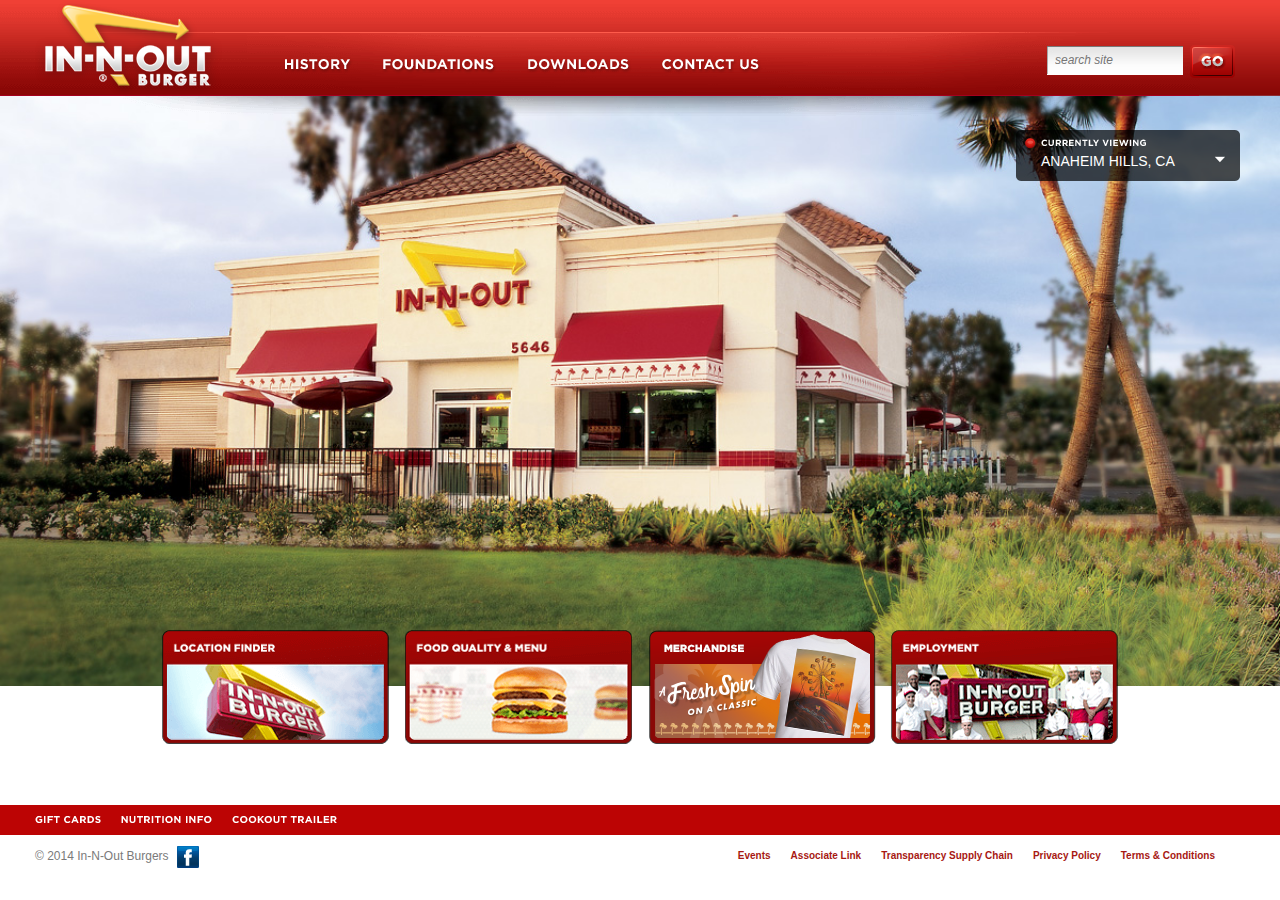
<file: port/project_Burger/index.html>
<!DOCTYPE html>
<html lang="ko">

<head>
    <meta charset="utf-8">
    <meta http-equiv="X-UA-Compatible" content="IE=edge">
    <link rel="shortcut icon" href="images/favicon.ico" type="image/x-icon">
    <link rel="apple-touch-icon-precomposed" href="image/mobile_web_icon.png">
    <title>In-N-Out Burger</title>
    <link rel="stylesheet" type="text/css" href="css/reset.css">
    <link rel="stylesheet" type="text/css" href="css/main.css">
    <script src="https://ajax.googleapis.com/ajax/libs/jquery/3.4.1/jquery.min.js"></script>
    <script type="text/javascript" src="js/TweenMax.min.js"></script>
    <script type="text/javascript" src="js/script.js"></script>
    <!--[if lt IE 9]>
	<script src="https://oss.maxcdn.com/libs/html5shiv/3.7.0/html5shiv.js"></script>
	</script>
	<![endif]-->
</head>

<body>
    <!-- 전체레이아웃 -->
    <div id="wrap">
        <!-- 상단영역 -->
        <div id="header">
            <span class="logo">
                <a href="index.html">
                    <img src="images/logo.png" alt="In-N-Out Burger">
                </a>
            </span>
            <span class="gnb">
                <ul class="mainmenu">
                    <li><a href="#" title="history">history</a></li>
                    <li><a href="#" title="foundations">foundations</a></li>
                    <li><a href="#" title="downloads">downloads</a></li>
                    <li><a href="#" title="contact us">contact us</a></li>
                </ul>
            </span>
            <span class="search">
                <form action="" method="">
                    <input type="text" name="" id="stxt" placeholder="search site">
                    <input type="submit" name="" id="sbt">
                </form>
            </span>
        </div>
        <!--// 상단영역 -->
        <!-- 메인영역 -->
        <div id="main">
            <div id="view_shop">
                <span class="shop_info_top">
                    <img src="images/currentlyviewing_top.png">
                </span>
                <span class="shop_info_txt">
                    <span class="title">Frisco, CA</span>
                    <button class="pyo"></button>
                </span>
                <div class="show_list_wrap">
                    <ul class="show_list">
                        <li data-bg="images/home_ChulaVista.jpg">Chula Vista, CA</li>
                        <li data-bg="images/home_Frisco.jpg">Frisco, TX</li>
                        <li data-bg="images/home_Corona.jpg">Corona, CA</li>
                        <li data-bg="images/home_AnaheimHills.jpg">Anaheim Hills, CA</li>
                        <li data-bg="images/home_Irving.jpg">Irving, TX</li>
                        <li data-bg="images/home_Hollywood.jpg">Hollywood, CA</li>
                        
                        <li data-bg="images/home_Oakland.jpg">Oakland, CA</li>
                        <li data-bg="images/home_RedwoodCity.jpg">RedwoodCity, CA</li>
                        <li data-bg="images/home_SaltLake.jpg">SaltLake, UT</li>
                        <li data-bg="images/home_SantaNella.jpg">SantaNella, CA</li>
                        <li data-bg="images/home_Tujunga.jpg">Tujunga, CA</li>
                        <li data-bg="images/home_Westwood.jpg">Westwood, CA</li>

                    </ul>
                </div>
                <span class="shop_info_bot">
                    <img src="images/currentlyviewing_closed_bottom.png">
                </span>
            </div>
            <div class="category_wrap">
                <ul class="category">
                    <li><a href="#"><img src="images/mainicon_locationfinder.png" alt="locationfinder"></a></li>
                    <li><a href="#"><img src="images/mainicon_foodquality.png" alt="food quality & menu"></a></li>
                    <li><a href="#"><img src="images/mainicon_merchandise.png" alt="merchandise"></a></li>
                    <li><a href="#"><img src="images/mainicon_employment.png" alt="employment"></a></li>
                </ul>
            </div>
        </div>
        <!--// 메인영역 -->
        <!-- 하단영역 -->
        <div id="footer">
            <div class="footer_top">
                <ul>
                    <li><a href="#">gift cards</a></li>
                    <li><a href="#">nutrition info</a></li>
                    <li><a href="#">cookout trailer</a></li>
                </ul>
            </div>
            <div class="footer_bot">
                <span class="footer_left">
                    © 2014 In-N-Out Burgers <a href="#" target="_blank">facebook</a>
                </span>
                <span class="footer_right">
                    <ul>
                        <li><a href="#">Events</a></li>
                        <li><a href="#">Associate Link</a></li>
                        <li><a href="#">Transparency Supply Chain</a></li>
                        <li><a href="#">Privacy Policy</a></li>
                        <li><a href="#">Terms & Conditions</a></li>
                    </ul>
                </span>
            </div>
        </div>
        <!--// 하단영역 -->
    </div>
</body>

</html>
</file>
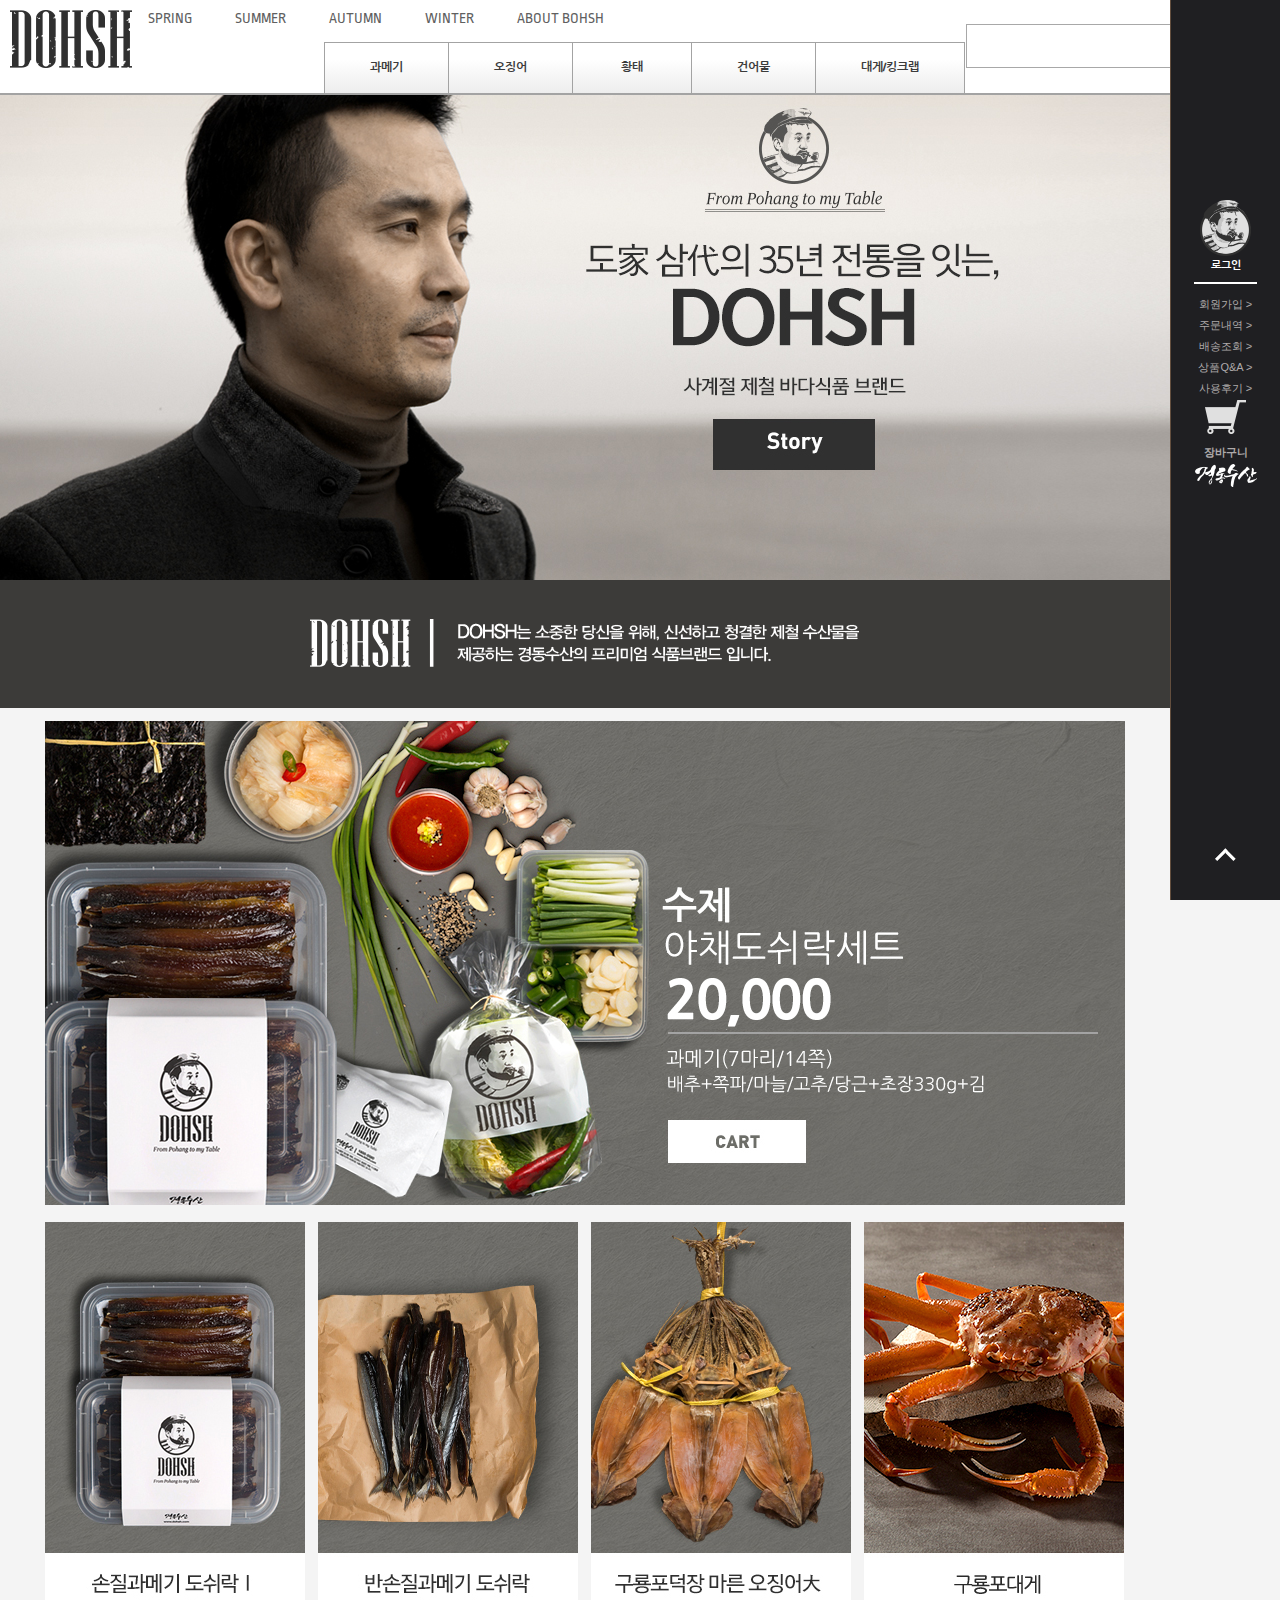
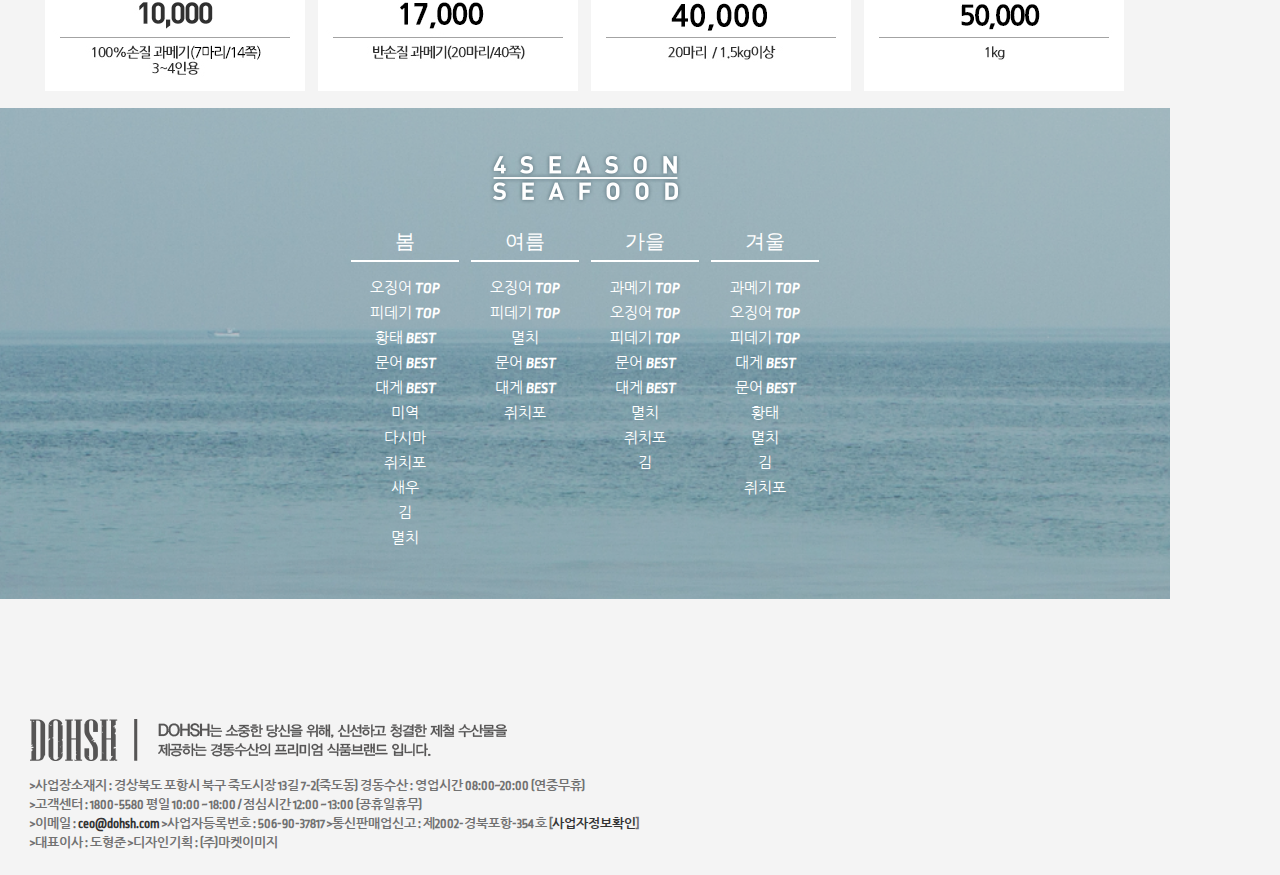
<file: port/project_Dohsh/index.html>
<!DOCTYPE html>
<html lang="ko">

<head>
    <meta charset="utf-8">
    <meta http-equiv="X-UA-Compatible" content="IE=edge">
    <link rel="shortcut icon" href="image/favicon.ico" type="image/x-icon">
    <link rel="apple-touch-icon-precomposed" href="image/mobile_web_icon.png">
    <title>Dohsh</title>
    <link rel="stylesheet" href="css/main.css">
</head>

<body>
    <!-- 전체레이아웃 -->
    <div id="wrap">
        <!-- 상단영역 -->
        <div id="header">
            <span class="logo">
                <a href="index.html">
                    <img src="image/logo.png" alt="경동수산">
                </a>
            </span>
            <span class="etc_menu">
                <ul>
                    <li><a href="#">spring</a></li>
                    <li><a href="#">summer</a></li>
                    <li><a href="#">autumn</a></li>
                    <li><a href="#">winter</a></li>
                    <li><a href="#">about bohsh</a></li>
                </ul>
            </span>
            <span class="gnb">
                <ul>
                    <li>
                        <a href="#">과메기</a>
                        <ul class="submenu">
                            <li>
                                <a href="#" class="submenu_tit">과메기 단품</a>
                                <a href="#" class="submenu_sub">과메기 반손질</a>
                                <a href="#" class="submenu_sub">과메기 완전손질</a>
                            </li>
                            <li>
                                <a href="#" class="submenu_tit">과메기 세트</a>
                                <a href="#" class="submenu_sub">과메기 야채세트</a>
                                <a href="#" class="submenu_sub">과메기 미역세트</a>
                            </li>
                            <li>
                                <a href="#" class="submenu_tit">추가구성품</a>
                                <a href="#" class="submenu_sub">김</a>
                                <a href="#" class="submenu_sub">야채세트</a>
                                <a href="#" class="submenu_sub">수제초장</a>
                                <a href="#" class="submenu_sub">일반세트</a>
                                <a href="#" class="submenu_sub">김치</a>
                                <a href="#" class="submenu_sub">미역</a>
                            </li>
                        </ul>
                    </li>
                    <li>
                        <a href="#">오징어</a>
                        <ul class="submenu">
                            <li>
                                <a href="#" class="submenu_tit">과메기 단품</a>
                                <a href="#" class="submenu_sub">과메기 반손질</a>
                                <a href="#" class="submenu_sub">과메기 완전손질</a>
                            </li>
                            <li>
                                <a href="#" class="submenu_tit">과메기 세트</a>
                                <a href="#" class="submenu_sub">과메기 야채세트</a>
                                <a href="#" class="submenu_sub">과메기 미역세트</a>
                            </li>
                            <li>
                                <a href="#" class="submenu_tit">추가구성품</a>
                                <a href="#" class="submenu_sub">김</a>
                                <a href="#" class="submenu_sub">야채세트</a>
                                <a href="#" class="submenu_sub">수제초장</a>
                                <a href="#" class="submenu_sub">일반세트</a>
                                <a href="#" class="submenu_sub">김치</a>
                                <a href="#" class="submenu_sub">미역</a>
                            </li>
                        </ul>
                    </li>
                    <li>
                        <a href="#">황태</a>
                        <ul class="submenu">
                            <li>
                                <a href="#" class="submenu_tit">과메기 단품</a>
                                <a href="#" class="submenu_sub">과메기 반손질</a>
                                <a href="#" class="submenu_sub">과메기 완전손질</a>
                            </li>
                            <li>
                                <a href="#" class="submenu_tit">과메기 세트</a>
                                <a href="#" class="submenu_sub">과메기 야채세트</a>
                                <a href="#" class="submenu_sub">과메기 미역세트</a>
                            </li>
                            <li>
                                <a href="#" class="submenu_tit">추가구성품</a>
                                <a href="#" class="submenu_sub">김</a>
                                <a href="#" class="submenu_sub">야채세트</a>
                                <a href="#" class="submenu_sub">수제초장</a>
                                <a href="#" class="submenu_sub">일반세트</a>
                                <a href="#" class="submenu_sub">김치</a>
                                <a href="#" class="submenu_sub">미역</a>
                            </li>
                        </ul>
                    </li>
                    <li>
                        <a href="#">건어물</a>
                        <ul class="submenu">
                            <li>
                                <a href="#" class="submenu_tit">과메기 단품</a>
                                <a href="#" class="submenu_sub">과메기 반손질</a>
                                <a href="#" class="submenu_sub">과메기 완전손질</a>
                            </li>
                            <li>
                                <a href="#" class="submenu_tit">과메기 세트</a>
                                <a href="#" class="submenu_sub">과메기 야채세트</a>
                                <a href="#" class="submenu_sub">과메기 미역세트</a>
                            </li>
                            <li>
                                <a href="#" class="submenu_tit">추가구성품</a>
                                <a href="#" class="submenu_sub">김</a>
                                <a href="#" class="submenu_sub">야채세트</a>
                                <a href="#" class="submenu_sub">수제초장</a>
                                <a href="#" class="submenu_sub">일반세트</a>
                                <a href="#" class="submenu_sub">김치</a>
                                <a href="#" class="submenu_sub">미역</a>
                            </li>
                        </ul>
                    </li>
                    <li>
                        <a href="#">대게/킹크랩</a>
                        <ul class="submenu">
                            <li>
                                <a href="#" class="submenu_tit">과메기 단품</a>
                                <a href="#" class="submenu_sub">과메기 반손질</a>
                                <a href="#" class="submenu_sub">과메기 완전손질</a>
                            </li>
                            <li>
                                <a href="#" class="submenu_tit">과메기 세트</a>
                                <a href="#" class="submenu_sub">과메기 야채세트</a>
                                <a href="#" class="submenu_sub">과메기 미역세트</a>
                            </li>
                            <li>
                                <a href="#" class="submenu_tit">추가구성품</a>
                                <a href="#" class="submenu_sub">김</a>
                                <a href="#" class="submenu_sub">야채세트</a>
                                <a href="#" class="submenu_sub">수제초장</a>
                                <a href="#" class="submenu_sub">일반세트</a>
                                <a href="#" class="submenu_sub">김치</a>
                                <a href="#" class="submenu_sub">미역</a>
                            </li>
                        </ul>
                    </li>
                </ul>
            </span>
            <span class="search">
                <form action="#" method="get">
                    <fieldset>
                        <legend>제품검색</legend>
                        <label for="stxt">제품명</label>
                        <input type="text" name="" id="stxt">
                        <input type="image" name="" src="image/searchIcon.png" id="sbt">
                    </fieldset>
                </form>
            </span>
        </div>
        <!-- 메인영역 -->
        <div id="main">
            <div class="visual">
                <div class="slide"></div>
                <div class="slide_txt">
                    <img src="image/mainCenterText.png">
                </div>
            </div>
            <div class="good">
                <div class="best_item">
                    <a href="#"><img src="image/mv1.jpg"></a>
                </div>
                <div></div>
                <div class="good_list">
                    <span class="good_box">
                        <a href="#">
                            <img src="image/good_1.jpg">
                        </a>
                    </span>
                    <span class="good_box">
                        <a href="#">
                            <img src="image/good_2.jpg">
                        </a>
                    </span>
                    <span class="good_box">
                        <a href="#">
                            <img src="image/good_3.jpg">
                        </a>
                    </span>
                    <span class="good_box">
                        <a href="#">
                            <img src="image/good_4.jpg">
                        </a>
                    </span>
                </div>
            </div>
            <div class="season_item">
                <div class="season_title">
                    <img src="image/v_title.png">
                </div>
                <div></div>
                <div class="season_list">
                    <ul>
                        <li>
                            <span class="tit">봄</span>
                            <ul class="season_submenu">
                                <li><a href="#">오징어<span class="tt">top</span></a></li>
                                <li><a href="#">피데기<span class="tt">top</span></a></li>
                                <li><a href="#">황태<span class="tt">best</span></a></li>
                                <li><a href="#">문어<span class="tt">best</span></a></li>
                                <li><a href="#">대게<span class="tt">best</span></a></li>
                                <li><a href="#">미역</a></li>
                                <li><a href="#">다시마</a></li>
                                <li><a href="#">쥐치포</a></li>
                                <li><a href="#">새우</a></li>
                                <li><a href="#">김</a></li>
                                <li><a href="#">멸치</a></li>
                            </ul>
                        </li>
                        <li>
                            <span class="tit">여름</span>
                            <ul class="season_submenu">
                                <li><a href="#">오징어<span class="tt">top</span></a></li>
                                <li><a href="#">피데기<span class="tt">top</span></a></li>
                                <li><a href="#">멸치</a></li>
                                <li><a href="#">문어<span class="tt">best</span></a></li>
                                <li><a href="#">대게<span class="tt">best</span></a></li>
                                <li><a href="#">쥐치포</a></li>
                            </ul>
                        </li>
                        <li>
                            <span class="tit">가을</span>
                            <ul class="season_submenu">
                                <li><a href="#">과메기<span class="tt">top</span></a></li>
                                <li><a href="#">오징어<span class="tt">top</span></a></li>
                                <li><a href="#">피데기<span class="tt">top</span></a></li>
                                <li><a href="#">문어<span class="tt">best</span></a></li>
                                <li><a href="#">대게<span class="tt">best</span></a></li>
                                <li><a href="#">멸치</a></li>
                                <li><a href="#">쥐치포</a></li>
                                <li><a href="#">김</a></li>
                            </ul>
                        </li>
                        <li>
                            <span class="tit">겨울</span>
                            <ul class="season_submenu">
                                <li><a href="#">과메기<span class="tt">top</span></a></li>
                                <li><a href="#">오징어<span class="tt">top</span></a></li>
                                <li><a href="#">피데기<span class="tt">top</span></a></li>
                                <li><a href="#">대게<span class="tt">best</span></a></li>
                                <li><a href="#">문어<span class="tt">best</span></a></li>
                                <li><a href="#">황태</a></li>
                                <li><a href="#">멸치</a></li>
                                <li><a href="#">김</a></li>
                                <li><a href="#">쥐치포</a></li>
                            </ul>
                        </li>
                    </ul>
                </div>
            </div>
        </div>
        <!-- 하단영역 -->
        <div id="footer">
            <span class="footer_copy">
                <img src="image/footer.png">
            </span>
            <ul>
                <li> >사업장소재지 : 경상북도 포항시 북구 죽도시장 13길 7-2(죽도동) 경동수산 : 영업시간 08:00~20:00 (연중무휴)</li>
                <li> >고객센터 : 1800-5580 평일 10:00 ~ 18:00 / 점심시간 12:00 ~ 13:00 (공휴일휴무)</li>
                <li> >이메일 : <a href="mailto:ceo@dohsh.com">ceo@dohsh.com</a> >사업자등록번호 : 506-90-37817 >통신판매업신고 : 제2002-경북포항-354 호 [<a href="#" target="_blank">사업자정보확인</a>]</li>
                <li> >대표이사 : 도형준 >디자인기획 : (주)마켓이미지</li>
            </ul>
        </div>
    </div>
    <!-- 오른쪽 고정 메뉴 -->
    <div id="fix_menu">
        <ul>
            <li>
                <a href="index.html">
                    <img src="image/leftIcon.png" alt="경동수산" title="경동수산">
                    <br>
                    <span class="left_tit">로그인</span>
                </a>
            </li>
            <li><a href="#">회원가입 ></a></li>
            <li><a href="#">주문내역 ></a></li>
            <li><a href="#">배송조회 ></a></li>
            <li><a href="#">상품Q&A ></a></li>
            <li><a href="#">사용후기 ></a></li>
            <li><a href="#"><img src="image/cartIcon.png"></a></li>
            <li><a href="#" ><b>장바구니</b></a></li>
            <li><a href="index.html"><img src="image/kdfishLogo.png"></a></li>
        </ul>

        <span class="gotop">
        	<a href="#">
        		<img src="image/btn_top.png" alt="위로가기">
        	</a>
        </span>
    </div>
</body>

</html>
</file>
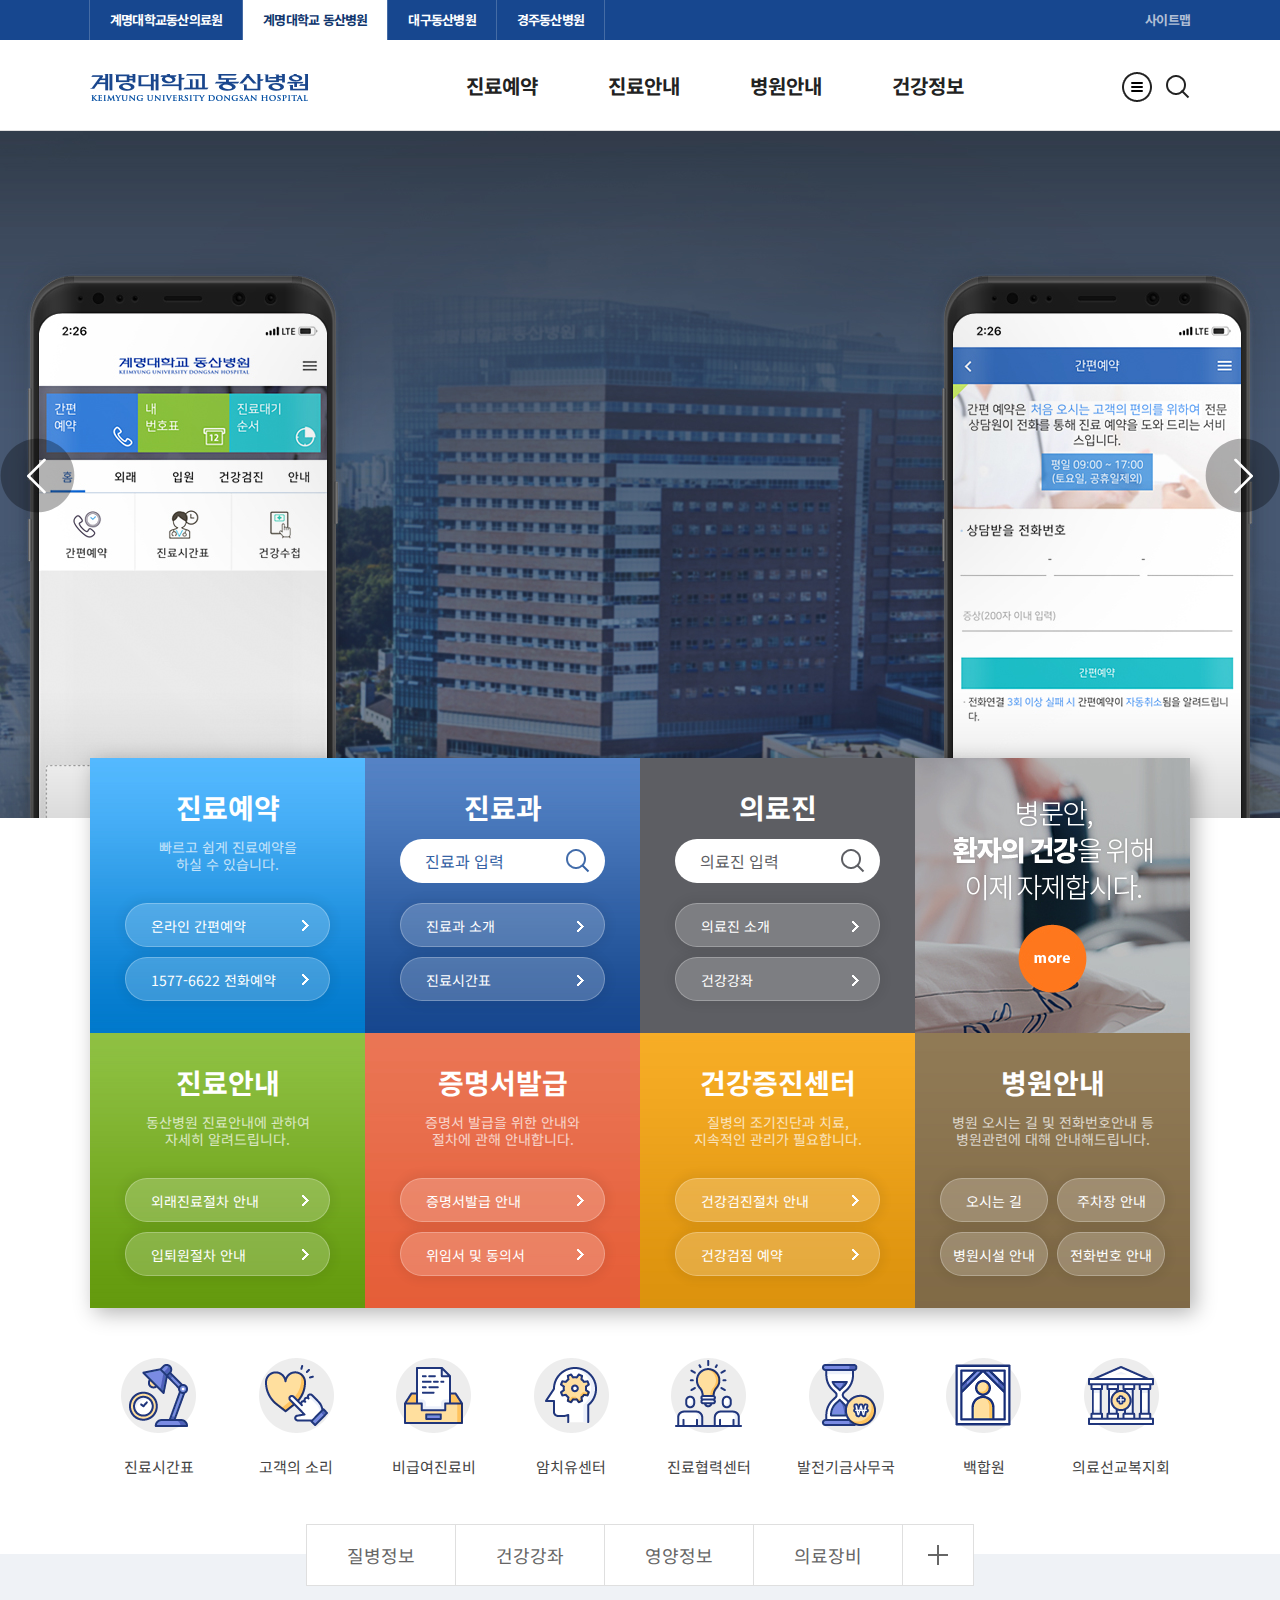
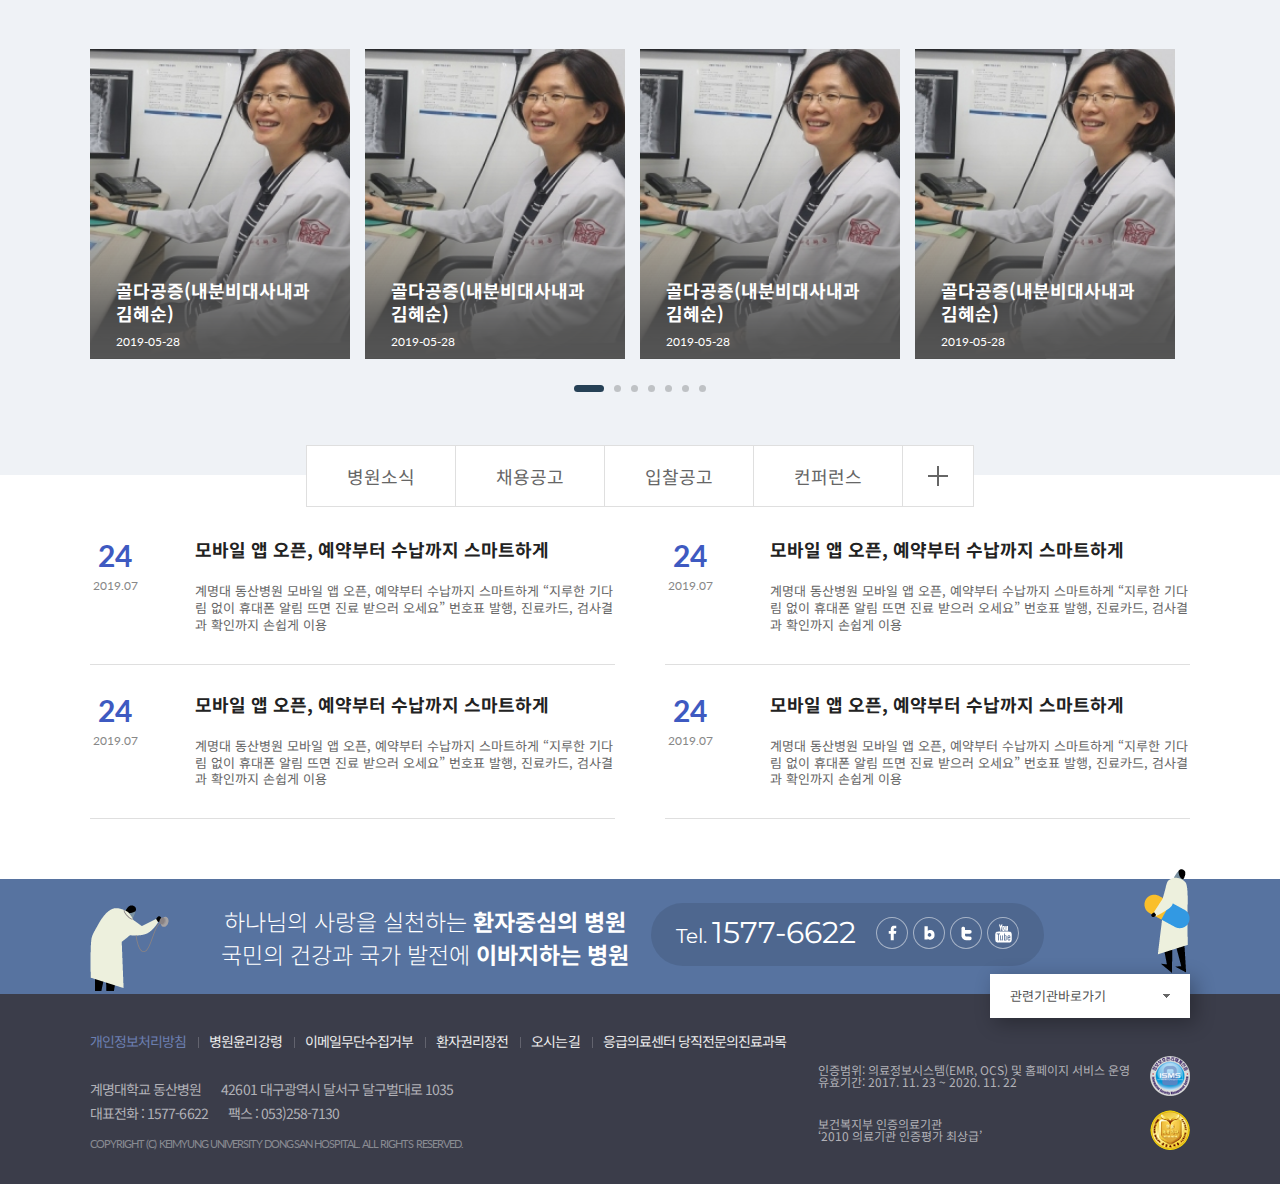
<file: port/project_Dongsan/index.html>
<!DOCTYPE html>
<html lang="ko">

<head>
    <meta charset="UTF-8">
    <meta http-equiv="X-UA-Compatible" content="IE=edge">
    <link rel="shortcut icon" href="image/favicon.ico" type="image/x-icon">
    <link rel="apple-touch-icon-precomposed" href="image/mobile_web_icon.png">
    <title></title>
    <link rel="stylesheet" href="css/reset.css">
    <link rel="stylesheet" href="css/main.css">
    <script src="https://ajax.googleapis.com/ajax/libs/jquery/3.4.1/jquery.min.js"></script>
    <script type="text/javascript" src="js/script.js"></script>
</head>

<body>
    <!-- 전체레이아웃 -->
    <div id="wrap">
        <!-- 상단영역 -->
        <div id="header">
            <div class="header_top">
                <div class="container">
                    <span class="header_top_left">
                        <ul>
                            <li><a href="#">계명대학교동산의료원</a></li>
                            <li><a href="#" class="on">계명대학교 동산병원</a></li>
                            <li><a href="#">대구동산병원</a></li>
                            <li><a href="#">경주동산병원</a></li>
                        </ul>
                    </span>
                    <span class="header_top_right">
                        <a href="#">사이트맵</a>
                    </span>
                </div>
            </div>
            <div class="header_main">
                <div class="container">
                    <span class="logo">
                        <a href="index.html"><img src="image/logo.png" alt="동산병원"></a>
                    </span>
                    <span class="gnb">
                        <ul>
                            <li><a href="#">진료예약</a></li>
                            <li><a href="#">진료안내</a></li>
                            <li><a href="#">병원안내</a></li>
                            <li><a href="#">건강정보</a></li>
                        </ul>
                    </span>
                    <span class="etc">
                        <span class="allmenu"><img src="image/btn_allmenu.png"></span>
                        <span class="search"><img src="image/btn_search.png"></span>
                    </span>
                </div>
            </div>
        </div>
        <!--// 상단영역 -->
        <!-- 메인영역 -->
        <div id="main">
            <div class="visual">
                <div id="slide">
                    <div class="prev"><img src="image/mvisual_btn_prev.png"></div>
                    <div class="next"><img src="image/mvisual_btn_next.png"></div>
                </div>
            </div>
            <div class="part">
                <div class="container">
                    <ul class="part_table">
                        <li>
                            <span class="part_box">
                                <span class="part_tit">진료예약</span>
                                <span class="part_desc">빠르고 쉽게 진료예약을 <br>하실 수 있습니다.</span>
                                <span class="part_bt"><a href="#" class="bt01">온라인 간편예약</a></span>
                                <span class="part_bt"><a href="#" class="bt01">1577-6622 전화예약</a></span>
                            </span>
                        </li>
                        <li>
                            <span class="part_box">
                                <span class="part_tit">진료과</span>
                                <span class="part_search">
                                    <form action="" method="">
                                        <fieldset>
                                            <legend>검색</legend>
                                            <label for="stxt_1" class="lable01">진료과 입력</label>
                                            <input type="text" name="" id="stxt_1" class="stxt" placeholder="">
                                            <input type="image" name="" src="image/search_icon01.gif" class="sbt">
                                        </fieldset>
                                    </form>
                                </span>
                                <span class="part_bt"><a href="#" class="bt02">진료과 소개</a></span>
                                <span class="part_bt"><a href="#" class="bt02">진료시간표</a></span>
                            </span>
                        </li>
                        <li>
                            <span class="part_box">
                                <span class="part_tit">의료진</span>
                                <span class="part_search">
                                    <form action="" method="">
                                        <fieldset>
                                            <legend>검색</legend>
                                            <label for="stxt_2" class="lable02">의료진 입력</label>
                                            <input type="text" name="" id="stxt_2" class="stxt" placeholder="">
                                            <input type="image" name="" src="image/search_icon02.gif" class="sbt">
                                        </fieldset>
                                    </form>
                                </span>
                                <span class="part_bt"><a href="#" class="bt03">의료진 소개</a></span>
                                <span class="part_bt"><a href="#" class="bt03">건강강좌</a></span>
                            </span>
                        </li>
                        <li>
                            <a href="#"><img src="image/pop2.jpg"></a>
                        </li>
                        <li>
                            <span class="part_box">
                                <span class="part_tit">진료안내</span>
                                <span class="part_desc">동산병원 진료안내에 관하여 <br>자세히 알려드립니다.</span>
                                <span class="part_bt"><a href="#" class="bt05">외래진료절차 안내</a></span>
                                <span class="part_bt"><a href="#" class="bt05">입퇴원절차 안내</a></span>
                            </span>
                        </li>
                        <li>
                            <span class="part_box">
                                <span class="part_tit">증명서발급</span>
                                <span class="part_desc">증명서 발급을 위한 안내와 <br>절차에 관해 안내합니다.</span>
                                <span class="part_bt"><a href="#" class="bt06">증명서발급 안내</a></span>
                                <span class="part_bt"><a href="#" class="bt06">위임서 및 동의서</a></span>
                            </span>
                        </li>
                        <li>
                            <span class="part_box">
                                <span class="part_tit">건강증진센터</span>
                                <span class="part_desc">질병의 조기진단과 치료, <br>지속적인 관리가 필요합니다.</span>
                                <span class="part_bt"><a href="#" class="bt07">건강검진절차 안내</a></span>
                                <span class="part_bt"><a href="#" class="bt07">건강검짐 예약</a></span>
                            </span>
                        </li>
                        <li>
                            <span class="part_box count_4">
                                <span class="part_tit">병원안내</span>
                                <span class="part_desc">병원 오시는 길 및 전화번호안내 등 <br>병원관련에 대해 안내해드립니다.</span>
                                <span class="part_bt"><a href="#" class="bt08">오시는 길</a></span>
                                <span class="part_bt"><a href="#" class="bt08">주차장 안내</a></span>
                                <span class="part_bt"><a href="#" class="bt08">병원시설 안내</a></span>
                                <span class="part_bt"><a href="#" class="bt08">전화번호 안내</a></span>
                            </span>
                        </li>
                    </ul>
                </div>
            </div>
            <div class="quick_menu">
                <div class="container">
                    <ul>
                        <li>
                            <a href="#">
                                <img src="image/micon01.gif">
                                <br>
                                진료시간표
                            </a>
                        </li>
                        <li>
                            <a href="#">
                                <img src="image/micon02.gif">
                                <br>고객의 소리
                            </a>
                        </li>
                        <li>
                            <a href="#">
                                <img src="image/micon03.gif">
                                <br>비급여진료비
                            </a>
                        </li>
                        <li>
                            <a href="#">
                                <img src="image/micon04.gif">
                                <br>암치유센터
                            </a>
                        </li>
                        <li>
                            <a href="#">
                                <img src="image/micon05.gif">
                                <br>진료협력센터
                            </a>
                        </li>
                        <li>
                            <a href="#">
                                <img src="image/micon06.gif">
                                <br>발전기금사무국
                            </a>
                        </li>
                        <li>
                            <a href="#">
                                <img src="image/micon07.gif">
                                <br>백합원
                            </a>
                        </li>
                        <li>
                            <a href="#">
                                <img src="image/micon08.gif">
                                <br>의료선교복지회
                            </a>
                        </li>
                    </ul>
                </div>
            </div>
            <div class="professor">
                <div class="container">
                    <div class="tabmenu">
                        <ul>
                            <li>질병정보</li>
                            <li>건강강좌</li>
                            <li>영양정보</li>
                            <li>의료장비</li>
                        </ul>
                        <span class="more">
                            <a href="#"></a>
                        </span>
                    </div>
                    <div class="professor_list">
                        <ul>
                            <li>
                                <span class="bg">
                                    <a href="#">
                                        <span class="p_tit">골다공증(내분비대사내과 김혜순)</span>
                                        <span class="p_date">2019-05-28</span>
                                    </a>
                                </span>
                            </li>
                            <li>
                                <span class="bg">
                                    <a href="#">
                                        <span class="p_tit">골다공증(내분비대사내과 김혜순)</span>
                                        <span class="p_date">2019-05-28</span>
                                    </a>
                                </span>
                            </li>
                            <li>
                                <span class="bg">
                                    <a href="#">
                                        <span class="p_tit">골다공증(내분비대사내과 김혜순)</span>
                                        <span class="p_date">2019-05-28</span>
                                    </a>
                                </span>
                            </li>
                            <li>
                                <span class="bg">
                                    <a href="#">
                                        <span class="p_tit">골다공증(내분비대사내과 김혜순)</span>
                                        <span class="p_date">2019-05-28</span>
                                    </a>
                                </span>
                            </li>
                        </ul>
                    </div>
                    <div class="professor_list_dot">
                        <ul>
                            <li class="list_focus"></li>
                            <li></li>
                            <li></li>
                            <li></li>
                            <li></li>
                            <li></li>
                            <li></li>
                        </ul>
                    </div>
                </div>
            </div>
            <div class="news">
                <div class="container">
                    <div class="tabmenu">
                        <ul>
                            <li>병원소식</li>
                            <li>채용공고</li>
                            <li>입찰공고</li>
                            <li>컨퍼런스</li>
                        </ul>
                        <span class="more">
                            <a href="#"></a>
                        </span>
                    </div>
                    <div class="news_wrap">
                        <div class="news_list">
                            <span class="news_con">
                                <a href="#">
                                    <span class="news_day">
                                        <span class="day">24</span>
                                        <span class="month">2019.07</span>
                                    </span>
                                    <span class="news_data">
                                        <span class="news_tit">
                                            모바일 앱 오픈, 예약부터 수납까지 스마트하게
                                        </span>
                                        <span class="news_desc">
                                            계명대 동산병원 모바일 앱 오픈, 예약부터 수납까지 스마트하게 “지루한 기다림 없이 휴대폰 알림 뜨면 진료 받으러 오세요” 번호표 발행, 진료카드, 검사결과 확인까지 손쉽게 이용
                                        </span>
                                    </span>
                                </a>
                            </span>
                            <span class="news_con">
                                <a href="#">
                                    <span class="news_day">
                                        <span class="day">24</span>
                                        <span class="month">2019.07</span>
                                    </span>
                                    <span class="news_data">
                                        <span class="news_tit">
                                            모바일 앱 오픈, 예약부터 수납까지 스마트하게
                                        </span>
                                        <span class="news_desc">
                                            계명대 동산병원 모바일 앱 오픈, 예약부터 수납까지 스마트하게 “지루한 기다림 없이 휴대폰 알림 뜨면 진료 받으러 오세요” 번호표 발행, 진료카드, 검사결과 확인까지 손쉽게 이용
                                        </span>
                                    </span>
                                </a>
                            </span>
                        </div>
                        <div class="news_list">
                            <span class="news_con">
                                <a href="#">
                                    <span class="news_day">
                                        <span class="day">24</span>
                                        <span class="month">2019.07</span>
                                    </span>
                                    <span class="news_data">
                                        <span class="news_tit">
                                            모바일 앱 오픈, 예약부터 수납까지 스마트하게
                                        </span>
                                        <span class="news_desc">
                                            계명대 동산병원 모바일 앱 오픈, 예약부터 수납까지 스마트하게 “지루한 기다림 없이 휴대폰 알림 뜨면 진료 받으러 오세요” 번호표 발행, 진료카드, 검사결과 확인까지 손쉽게 이용
                                        </span>
                                    </span>
                                </a>
                            </span>
                            <span class="news_con">
                                <a href="#">
                                    <span class="news_day">
                                        <span class="day">24</span>
                                        <span class="month">2019.07</span>
                                    </span>
                                    <span class="news_data">
                                        <span class="news_tit">
                                            모바일 앱 오픈, 예약부터 수납까지 스마트하게
                                        </span>
                                        <span class="news_desc">
                                            계명대 동산병원 모바일 앱 오픈, 예약부터 수납까지 스마트하게 “지루한 기다림 없이 휴대폰 알림 뜨면 진료 받으러 오세요” 번호표 발행, 진료카드, 검사결과 확인까지 손쉽게 이용
                                        </span>
                                    </span>
                                </a>
                            </span>
                        </div>
                    </div>
                </div>
            </div>

            <div class="main_banner">
            	<div class="container">
            		<span class="lb"><img src="image/hos_img01.png"></span>
            		<span class="rt"><img src="image/hos_img02.png"></span>

            		<span class="banner_txt_left">
            			하나님의 사랑을 실천하는 <b>환자중심의 병원</b> <br>
            			국민의 건강과 국가 발전에 <b>이바지하는 병원</b>
            		</span>
            		<span class="banner_txt_right">
            			Tel. <strong>1577-6622</strong>
            			<span class="icon"><a href="#">facebook</a></span>
            			<span class="icon"><a href="#">blog</a></span>
            			<span class="icon"><a href="#">twitter</a></span>
            			<span class="icon"><a href="#">youtube</a></span>            			
            		</span>

            	</div>
            </div>
        </div>
        <!--// 메인영역 -->
        <!-- 하단영역 -->
        <div id="footer">
        	<div class="container">
        		<span class="footer_left">
        			<ul class="footer_menu">
        				<li><a href="#"><strong>개인정보처리방침</strong></a></li>
        				<li><a href="#">병원윤리강령</a></li>
        				<li><a href="#">이메일무단수집거부</a></li>
        				<li><a href="#">환자권리장전</a></li>
        				<li><a href="#">오시는길</a></li>
        				<li><a href="#">응급의료센터 당직전문의진료과목</a></li>
        			</ul>
        			<span class="footer_left_1">계명대학교 동산병원<sapn class="sp"></sapn>42601 대구광역시 달서구 달구벌대로 1035</span>
        			<span class="footer_left_2">대표전화 : 1577-6622<sapn class="sp"></sapn>팩스 : 053)258-7130</span>
        			<span class="footer_left_3">COPYRIGHT (C) KEIMYUNG UNIVERSITY DONGSAN HOSPITAL. ALL RIGHTS RESERVED.</span>
        		</span>
        		<span class="footer_right">
        			<span class="footer_right_1">
        				인증범위: 의료정보시스템(EMR, OCS) 및 홈페이지 서비스 운영 <br>
						유효기간: 2017. 11. 23 ~ 2020. 11. 22
        			</span>
        			<span class="footer_right_2">
        				보건복지부 인증의료기관 <br>
						‘2010 의료기관 인증평가 최상급’
        			</span>
        		</span>

        		<span class="footer_link">
        			<span class="link_bt">
        				관련기관바로가기
        			</span>
        			<ul class="link_site">
        				<li><a href="#" target="_blank">기관명 1</a></li>
        				<li><a href="#" target="_blank">기관명 2</a></li>
        				<li><a href="#" target="_blank">기관명 3</a></li>
        				<li><a href="#" target="_blank">기관명 4</a></li>
        				<li><a href="#" target="_blank">기관명 5</a></li>
        				<li><a href="#" target="_blank">기관명 6</a></li>
        			</ul>
        		</span>

        	</div>
        </div>
        <!--// 하단영역  -->
    </div>
</body>

</html>
</file>
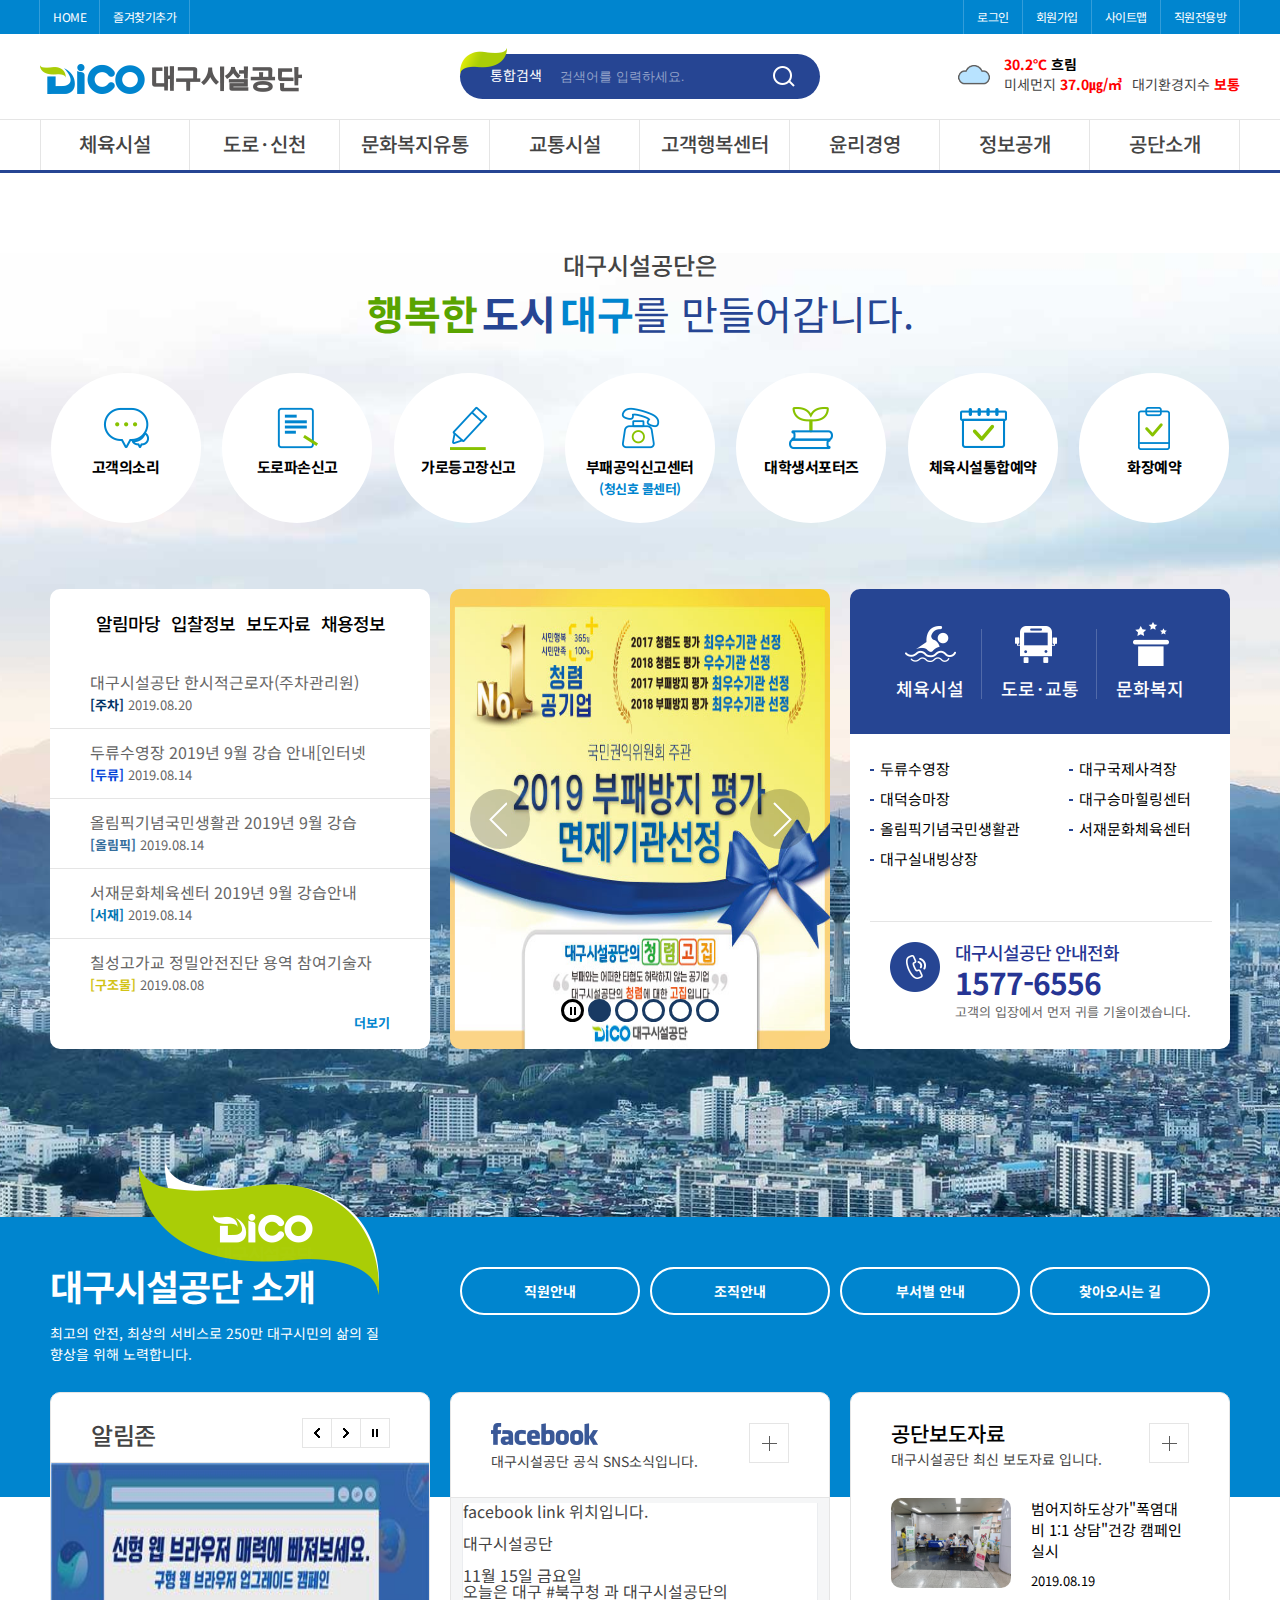
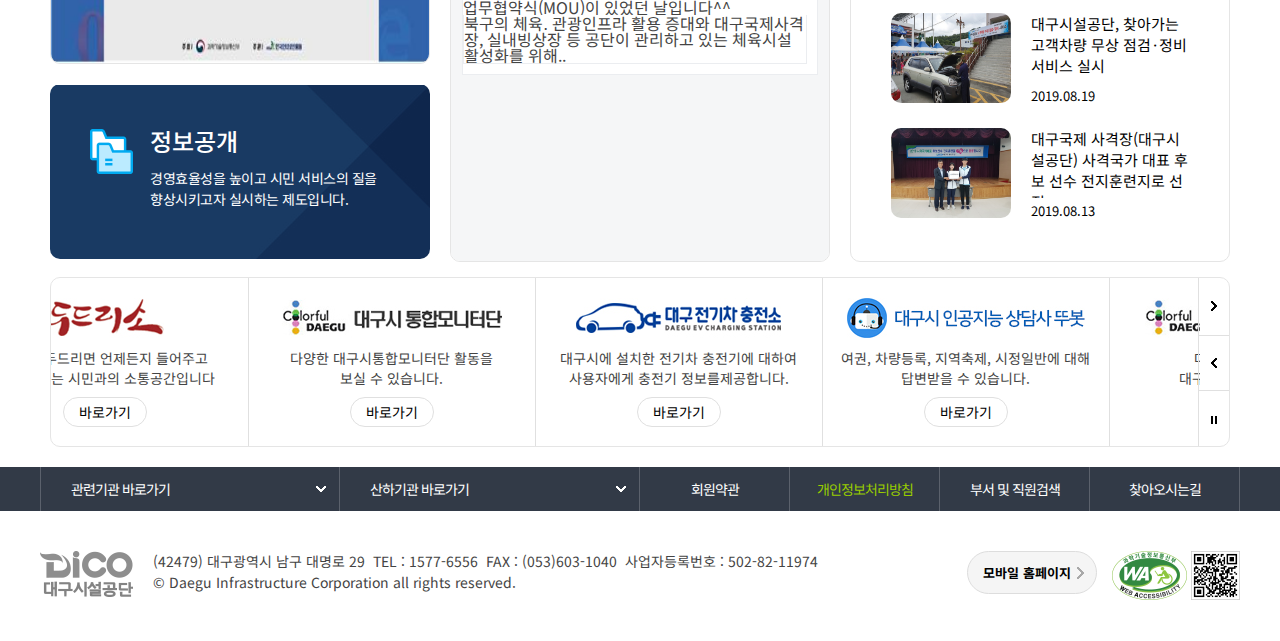
<file: port/project_Dosi/index.html>
<!DOCTYPE html>
<html lang="ko">

<head>
    <meta charset="utf-8">
    <meta http-equiv="X-UA-Compatible" content="IE=edge">
    <link rel="shortcut icon" href="images/favicon.png" type="image/x-icon">
    <link rel="apple-touch-icon-precomposed" href="image/mobile_web_icon.png">
    <title>대구시설공단</title>
    <link rel="stylesheet" href="css/reset.css">
    <link rel="stylesheet" href="css/main.css">
    <script src="https://ajax.googleapis.com/ajax/libs/jquery/3.4.1/jquery.min.js"></script>
    <!--[if lt IE 9]>
    <script src="https://oss.maxcdn.com/libs/html5shiv/3.7.0/html5shiv.js"></script>
    </script>
    <![endif]-->
    <script type="text/javascript" src="js/main.js"></script>
</head>

<body>
    <!-- 전체레이아웃 -->
    <div id="wrap">
        <!-- 헤더영역 -->
        <div id="header">
            <!-- 헤더 상단 영역 -->
            <div class="top_header">
                <div class="container">
                    <ul class="top_menu_left">
                        <li><a href="#">HOME</a></li>
                        <li><a href="#">즐겨찾기추가</a></li>
                    </ul>
                    <ul class="top_menu_right">
                        <li><a href="#">로그인</a></li>
                        <li><a href="#">회원가입</a></li>
                        <li><a href="#">사이트맵</a></li>
                        <li><a href="#">직원전용방</a></li>
                    </ul>
                </div>
            </div>
            <!-- 헤더 중간 영역 -->
            <div class="middle_header, container">
                <!-- 메인로고 -->
                <span class="logo">
                    <a href="index.html">
                        <img src="images/logo_h1.png" title="대구시설공단" alt="대구시설공단">
                    </a>
                </span>
                <!-- 검색창 영역 -->
                <div class="search">
                    <form action="action" method="get" id="site_search">
                        <label for="stxt">통합검색</label>
                        <img src="images/search_deco.png" alt="search_deco">
                        <input type="text" name="total_search" id="stxt" placeholder="검색어를 입력하세요." title="검색어 입력">
                        <input type="submit" name="submit" id="sbt">
                    </form>
                </div>
                <!-- 날씨 정보 -->
                <div class="weather">
                    <span class="weather_icon">
                        <img src="images/img_weather04.png" title="흐림" alt="흐림">
                    </span>
                    <div class="weather_txt">
                        <ul>
                            <li class="weather_txt1">
                                <span>30.2℃</span>
                                <b>흐림</b>
                            </li>
                            <li class="weather_txt2">
                                미세먼지
                                <span>37.0㎍/㎥</span>
                            </li>
                            <li class="weather_txt3">
                                대기환경지수
                                <span>보통</span>
                            </li>
                        </ul>
                    </div>
                </div>
            </div>
            <!-- 헤더 하단 영역 -->
            <div class="bottom_header">
                <div class="container">
                    <ul class="main_menu">
                        <li><a href="#">체육시설</a></li>
                        <li><a href="#">도로·신천</a></li>
                        <li><a href="#">문화복지유통</a></li>
                        <li><a href="#">교통시설</a></li>
                        <li><a href="#">고객행복센터</a></li>
                        <li><a href="#">윤리경영</a></li>
                        <li><a href="#">정보공개</a></li>
                        <li><a href="#">공단소개</a></li>
                    </ul>
                </div>
            </div>
        </div>
        <!--// 헤더영역 -->
        <!-- 메인영역 -->
        <div id="main">
            <!-- 메인 상단 영역 -->
            <div class="main_1">
                <div class="container">
                    <!-- 대구시설공단 타이틀 -->
                    <div class="main_title">
                        <span>대구시설공단은</span>
                        <br>
                        <span>행복한</span>
                        <span>도시</span>
                        <span>대구</span>
                        <span>를 만들어갑니다.</span>
                    </div>
                    <!-- 퀵버튼(원) 영역 -->
                    <div class="quick_wrap">
                        <ul class="quick">
                            <li><a href="#">
                                    <span class="quick_img"></span>
                                    <span class="quick_txt">고객의소리</span>
                                </a>
                            </li>
                            <li><a href="#">
                                    <span class="quick_img"></span>
                                    <span class="quick_txt">도로파손신고</span>
                                </a>
                            </li>
                            <li><a href="#">
                                    <span class="quick_img"></span>
                                    <span class="quick_txt">가로등고장신고</span>
                                </a>
                            </li>
                            <li><a href="#">
                                    <span class="quick_img"></span>
                                    <span class="quick_txt">
                                        부패공익신고센터
                                        <span class="callcenter">(청신호 콜센터)</span>
                                    </span>
                                </a>
                            </li>
                            <li><a href="#">
                                    <span class="quick_img"></span>
                                    <span class="quick_txt">대학생서포터즈</span>
                                </a></li>
                            <li><a href="#">
                                    <span class="quick_img"></span>
                                    <span class="quick_txt">체육시설통합예약</span>
                                </a>
                            </li>
                            <li><a href="#">
                                    <span class="quick_img"></span>
                                    <span class="quick_txt">화장예약</span>
                                </a>
                            </li>
                        </ul>
                    </div>
                    <!-- 메인 상단 보드 영역 -->
                    <div class="board_wrap">
                        <!-- 상단보드 알림 영역 -->
                        <div class="notice">
                            <ul class="notice_menu">
                                <li>
                                    <span class="notice_menu_tit">알림마당</span>
                                    <ul class="notice_list">
                                        <li><a href="#">
                                                <span class="notice_txt">대구시설공단 한시적근로자(주차관리원)</span>
                                                <span class="notice_class c1">[주차]</span>
                                                <span class="notice_date">2019.08.20</span>
                                            </a>
                                        </li>
                                        <li><a href="#">
                                                <span class="notice_txt">두류수영장 2019년 9월 강습 안내[인터넷</span>
                                                <span class="notice_class c2">[두류]</span>
                                                <span class="notice_date">2019.08.14</span>
                                            </a>
                                        </li>
                                        <li><a href="#">
                                                <span class="notice_txt">올림픽기념국민생활관 2019년 9월 강습</span>
                                                <span class="notice_class c3">[올림픽]</span>
                                                <span class="notice_date">2019.08.14</span>
                                            </a>
                                        </li>
                                        <li><a href="#">
                                                <span class="notice_txt">서재문화체육센터 2019년 9월 강습안내</span>
                                                <span class="notice_class c4">[서재]</span>
                                                <span class="notice_date">2019.08.14</span>
                                            </a>
                                        </li>
                                        <li><a href="#">
                                                <span class="notice_txt">칠성고가교 정밀안전진단 용역 참여기술자</span>
                                                <span class="notice_class c6">[구조물]</span>
                                                <span class="notice_date">2019.08.08</span>
                                            </a>
                                        </li>
                                    </ul>
                                </li>
                                <li>
                                    <span class="notice_menu_tit">입찰정보</span>
                                    <ul class="notice_list_hidden">
                                        <li><a href="#">
                                                <span class="notice_txt">민간위탁주차장 수탁관리자 선정 입찰 공고</span>
                                                <span class="notice_date">2019.08.26</span>
                                            </a>
                                        </li>
                                        <li><a href="#">
                                                <span class="notice_txt">내당네거리 등 20개소 노면표시 도색공사</span>
                                                <span class="notice_date">2019.08.23</span>
                                            </a>
                                        </li>
                                        <li><a href="#">
                                                <span class="notice_txt">김승1교(수목원,테크노폴리스 방향), 명곡…</span>
                                                <span class="notice_date">2019.08.19</span>
                                            </a>
                                        </li>
                                        <li><a href="#">
                                                <span class="notice_txt">본리3교(수목원,테크노폴리스 방향), 쌍계…</span>
                                                <span class="notice_date">2019.08.19</span>
                                            </a>
                                        </li>
                                        <li><a href="#">
                                                <span class="notice_txt">달서교 정밀안전진단 용역</span>
                                                <span class="notice_date">2019.08.19</span>
                                            </a>
                                        </li>
                                    </ul>
                                </li>
                                <li>
                                    <span class="notice_menu_tit">보도자료</span>
                                    <ul class="notice_list_hidden">
                                        <li><a href="#">
                                                <span class="notice_txt">범어지하도상가, 추성맞이 볼거리 즐길거…</span>
                                                <span class="notice_class c7">[범어]</span>
                                                <span class="notice_date">2019.08.20</span>
                                            </a>
                                        </li>
                                        <li><a href="#">
                                                <span class="notice_txt">대구시설公 대구역지하상가 ‘야생화 그림…</span>
                                                <span class="notice_class c5">[지하]</span>
                                                <span class="notice_date">2019.08.14</span>
                                            </a>
                                        </li>
                                        <li><a href="#">
                                                <span class="notice_txt">대구시설공단, 찾아가는 나드리 콜 데이 설…</span>
                                                <span class="notice_class c8">[이동]</span>
                                                <span class="notice_date">2019.08.14</span>
                                            </a>
                                        </li>
                                        <li><a href="#">
                                                <span class="notice_txt">대구시설공단, 깨끗한 버스승강장 관리 위…</span>
                                                <span class="notice_class c9">[승강장]</span>
                                                <span class="notice_date">2019.08.14</span>
                                            </a>
                                        </li>
                                        <li><a href="#">
                                                <span class="notice_txt">칠성고가교 정밀안전진단 용역 참여기술자</span>
                                                <span class="notice_class c7">[범어]</span>
                                                <span class="notice_date">2019.08.08</span>
                                            </a>
                                        </li>
                                    </ul>
                                </li>
                                <li>
                                    <span class="notice_menu_tit">채용정보</span>
                                    <ul class="notice_list_hidden">
                                        <li><a href="#">
                                                <span class="notice_txt">대구실내빙상장 주말 파트타임 근로자 공…</span>
                                                <span class="notice_date">2019.08.27</span>
                                            </a>
                                        </li>
                                        <li><a href="#">
                                                <span class="notice_txt">한시적 근로자(안전관리원 보조) 공개채용…</span>
                                                <span class="notice_date">2019.08.26</span>
                                            </a>
                                        </li>
                                        <li><a href="#">
                                                <span class="notice_txt">대구시설공단 두류 수영장 한시적근로자 및…</span>
                                                <span class="notice_date">2019.08.23</span>
                                            </a>
                                        </li>
                                        <li><a href="#">
                                                <span class="notice_txt">대구시설공단 서재문화체육센터 한시적…</span>
                                                <span class="notice_date">2019.08.23</span>
                                            </a>
                                        </li>
                                        <li><a href="#">
                                                <span class="notice_txt">대구시설공단 한시적근로자(주차관리원)…</span>
                                                <span class="notice_date">2019.08.16</span>
                                            </a>
                                        </li>
                                    </ul>
                                </li>
                            </ul>
                            <a href="#" class="more">더보기</a>
                        </div>
                        <!-- 상단보드 슬라이드 영역 -->
                        <div class="board_slide">
                            <ul class="board_slide_visual">
                                <li><a href="#"><img src="images/s01.jpg" alt="슬라이드 이미지"></a></li>
                                <li><a href="#"><img src="images/s02.jpg" alt="슬라이드 이미지"></a></li>
                                <li><a href="#"><img src="images/s03.jpg" alt="슬라이드 이미지"></a></li>
                            </ul>
                            <span class="slide_btn_prev" title="주요소식 이전 보기">
                                <span></span>
                            </span>
                            <span class="slide_btn_next" title="주요소식 다음 보기">
                                <span></span>
                            </span>
                            <ul class="slide_page_btn">
                                <li class="pause" title="주요소식 정지"></li>
                                <li class="circle bt_on"></li>
                                <li class="circle"></li>
                                <li class="circle"></li>
                                <li class="circle"></li>
                                <li class="circle"></li>
                            </ul>
                        </div>
                        <!-- 상단보드 체육·교통·문화 영역 -->
                        <div class="kind_board">
                            <ul class="kind">
                                <li>
                                    <span class="kind_menu">체육시설</span>
                                    <ul class="kind_submenu">
                                        <li><a href="#" target="_blank" title="새창열기">두류수영장</a></li>
                                        <li><a href="#" target="_blank" title="새창열기">대구국제사격장</a></li>
                                        <li><a href="#" target="_blank" title="새창열기">대덕승마장</a></li>
                                        <li><a href="#" target="_blank" title="새창열기">대구승마힐링센터</a></li>
                                        <li><a href="#" target="_blank" title="새창열기">올림픽기념국민생활관</a></li>
                                        <li><a href="#" target="_blank" title="새창열기">서재문화체육센터</a></li>
                                        <li><a href="#" target="_blank" title="새창열기">대구실내빙상장</a></li>
                                    </ul>
                                </li>
                                <li>
                                    <span class="kind_menu kind_menu_bar">도로·교통</span>
                                    <ul class="kind_submenu">
                                        <li><a href="#" target="_blank" title="새창열기">도로관리</a></li>
                                        <li><a href="#" target="_blank" title="새창열기">가로등관리</a></li>
                                        <li><a href="#" target="_blank" title="새창열기">터널관리</a></li>
                                        <li><a href="#" target="_blank" title="새창열기">신천둔치관리소</a></li>
                                        <li><a href="#" target="_blank" title="새창열기">공영주차장</a></li>
                                        <li><a href="#" target="_blank" title="새창열기">이동지원센터</a></li>
                                        <li><a href="#" target="_blank" title="새창열기">농수산주차상가</a></li>
                                        <li><a href="#" target="_blank" title="새창열기">동대구역광장</a></li>
                                        <li><a href="#" target="_blank" title="새창열기">신서화물자동차공영차고지</a></li>
                                        <li><a href="#" target="_blank" title="새창열기">시내버스유개승강장</a></li>
                                    </ul>
                                </li>
                                <li>
                                    <span class="kind_menu kind_menu_bar">문화복지</span>
                                    <ul class="kind_submenu">
                                        <li><a href="#" target="_blank" title="새창열기">명복공원</a></li>
                                        <li><a href="#" target="_blank" title="새창열기">지하상가</a></li>
                                        <li><a href="#" target="_blank" title="새창열기">국채보상운동기념공원</a></li>
                                        <li><a href="#" target="_blank" title="새창열기">2·28기념중앙공원</a></li>
                                        <li><a href="#" target="_blank" title="새창열기">경상감영공원</a></li>
                                        <li><a href="#" target="_blank" title="새창열기">대중교통전용지구</a></li>
                                        <li><a href="#" target="_blank" title="새창열기">대구콘서트하우스관리소</a></li>
                                    </ul>
                                </li>
                            </ul>
                            <div class="kind_tel">
                                <img src="images/kind_tel.png" alt="전화 이미지">
                                <span class="kind_tel_right">
                                    <span class="kind_tel_tit">대구시설공단 안내전화</span>
                                    <span class="kind_tel_number">1577-6556</span>
                                    <span class="kind_tel_tt">고객의 입장에서 먼저 귀를 기울이겠습니다.</span>
                                </span>
                            </div>
                        </div>
                    </div>
                </div>
            </div>
            <!-- 메인 소개 영역 -->
            <div class="main_2">
                <div class="container">
                    <!-- 소개 왼쪽 영역 -->
                    <div class="main_2_left">
                        <div class="logo2"></div>
                        <div class="info_tit">대구시설공단 소개</div>
                        <div class="info_tt">최고의 안전, 최상의 서비스로 250만 대구시민의 삶의 질 향상을 위해 노력합니다.</div>
                    </div>
                    <!-- 소개 오른쪽 영역 -->
                    <div class="main_2_right">
                        <ul class="info">
                            <li><a href="#">직원안내</a></li>
                            <li><a href="#">조직안내</a></li>
                            <li><a href="#">부서별 안내</a></li>
                            <li><a href="#">찾아오시는 길</a></li>
                        </ul>
                    </div>
                </div>
            </div>
            <!-- 메인 하단보드 영역-->
            <div class="main_3">
                <div class="container">
                    <div>
                        <!-- 하단보드 왼쪽 영역 -->
                        <div class="main_3_box">
                            <!-- 알림존 슬라이드 영역 -->
                            <div class="small_slide">
                                <div class="small_slide_tit">
                                    <h3>알림존</h3>
                                    <ul class="small_slide_btn">
                                        <li title="알림존 이전 보기">prev</li>
                                        <li title="알림존 다음 보기">next</li>
                                        <li title="알림존 정지">pause</li>
                                    </ul>
                                </div>
                                <div class="small_slide_visual">
                                    <img src="images/b01.jpg" alt="슬라이드 이미지">
                                </div>
                            </div>
                            <!-- 정보공개 영역 -->
                            <div class="banner_box">
                                <a href="" class="banner" title="정보공개 바로가기">
                                    <div class="banner_txt">
                                        <h3>정보공개</h3>
                                        <p>경영효율성을 높이고 시민 서비스의 질을 <br>
                                            향상시키고자 실시하는 제도입니다.
                                        </p>
                                    </div>
                                </a>
                            </div>
                        </div>
                        <!-- 하단보드 중앙 영역 -->
                        <div class="main_3_box">
                            <!-- 페이스북 영역 -->
                            <div class="facebook">
                                <div class="facebook_tit">
                                    <img src="images/sns_title.png" alt="facebook">
                                    <p>대구시설공단 공식 SNS소식입니다.</p>
                                    <a href="https://www.facebook.com/dgsisul/" title="대구시설공단 페이스북 이동" target="_blank">더보기</a>
                                </div>
                                <div class="facebook_script">
                                    <div>
                                        facebook link 위치입니다.<br><br>
                                        대구시설공단<br><br>
                                        11월 15일 금요일<br>
                                        오늘은 대구 #북구청 과 대구시설공단의<br>
                                        업무협약식(MOU)이 있었던 날입니다^^<br>
                                        <div>
                                            북구의 체육․ 관광인프라 활용 증대와 대구국제사격장, 실내빙상장 등 공단이 관리하고 있는 체육시설 활성화를 위해..
                                        </div>
                                    </div>
                                </div>
                            </div>
                        </div>
                        <!-- 하단보드 오른쪽 영역 -->
                        <div class="main_3_box">
                            <!-- 공단보도자료 영역 -->
                            <div class="news">
                                <div class="news_tit">
                                    <h3>공단보도자료</h3>
                                    <p>대구시설공단 최신 보도자료 입니다.</p>
                                    <a href="#" title="공단보도자료 더보기">더보기</a>
                                </div>
                                <div class="news_script">
                                    <ul>
                                        <li><a href="#">
                                                <span class="news_script_img"><img src="images/02.png" alt="뉴스 이미지"></span>
                                                <div class="news_script_tt">
                                                    <p>범어지하도상가"폭염대비 1:1 상담"건강 캠페인 실시</p>
                                                    <span>2019.08.19</span>
                                                </div>
                                            </a>
                                        </li>
                                        <li><a href="#">
                                                <span class="news_script_img"><img src="images/03.png" alt="뉴스 이미지"></span>
                                                <div class="news_script_tt">
                                                    <p>대구시설공단, 찾아가는 고객차량 무상 점검·정비 서비스 실시</p>
                                                    <span>2019.08.19</span>
                                                </div>
                                            </a>
                                        </li>
                                        <li><a href="#">
                                                <span class="news_script_img"><img src="images/04.png" alt="뉴스 이미지"></span>
                                                <div class="news_script_tt">
                                                    <p>대구국제 사격장(대구시설공단) 사격국가 대표 후보 선수 전지훈련지로 선정</p>
                                                    <span>2019.08.13</span>
                                                </div>
                                            </a>
                                        </li>
                                    </ul>
                                </div>
                            </div>
                        </div>
                    </div>
                    <!-- 하단 롤배너 영역 -->
                    <div class="pd10">
                        <div class="rollbanner_wrap">
                            <div class="rollbanner">
                                <ul>
                                    <li>
                                        <img src="images/bannerButtom_01.jpg" class="rollbanner_img" alt="롤배너">
                                        <span class="rollbanner_tt">
                                            민원을 두드리면 언제든지 들어주고<br>
                                            해결해 주는 시민과의 소통공간입니다
                                        </span>
                                        <a href="#" class="rollbanner_quick_btn">바로가기</a>
                                    </li>
                                    <li>
                                        <img src="images/bannerButtom_02.jpg" class="rollbanner_img" alt="롤배너">
                                        <span class="rollbanner_tt">
                                            다양한 대구시통합모니터단 활동을<br>
                                            보실 수 있습니다.
                                        </span>
                                        <a href="#" class="rollbanner_quick_btn">바로가기</a>
                                    </li>
                                    <li>
                                        <img src="images/bannerButtom_03.jpg" class="rollbanner_img" alt="롤배너">
                                        <span class="rollbanner_tt">
                                            대구시에 설치한 전기차 충전기에 대하여<br>
                                            사용자에게 충전기 정보를제공합니다.
                                        </span>
                                        <a href="#" class="rollbanner_quick_btn">바로가기</a>
                                    </li>
                                    <li>
                                        <img src="images/bannerButtom_04.jpg" class="rollbanner_img" alt="롤배너">
                                        <span class="rollbanner_tt">
                                            여권, 차량등록, 지역축제, 시정일반에 대해<br>
                                            답변받을 수 있습니다.
                                        </span>
                                        <a href="#" class="rollbanner_quick_btn">바로가기</a>
                                    </li>
                                    <li>
                                        <img src="images/bannerButtom_05.jpg" class="rollbanner_img" alt="롤배너">
                                        <span class="rollbanner_tt">
                                            대구시운영서비스의<br>
                                            대구음악창의도시 입니다
                                        </span>
                                        <a href="#" class="rollbanner_quick_btn">바로가기</a>
                                    </li>
                                </ul>
                            </div>
                            <!-- 롤배너 버튼 영역 -->
                            <div class="rollbanner_btn">
                                <span class="rollbanner_next" title="다음 보기">next</span>
                                <span class="rollbanner_prev" title="이전 보기">prev</span>
                                <span class="rollbanner_pause" title="정지">pause</span>
                            </div>
                        </div>
                    </div>
                </div>
            </div>
        </div>
        <!--// 메인영역 -->
        <!-- 하단영역 -->
        <div id="footer">
            <!-- 하단 탑 영역 -->
            <div class="footer_top">
                <div class="container">
                    <ul class="footer_top_menu">
                        <li class="footer_top_on" title="펼치기">
                            <a href="">관련기관 바로가기</a>
                            <ul class="footer_on_submenu">
                                <li><a href="#">대구광역시</a></li>
                                <li><a href="#">대구환경시설공단</a></li>
                                <li><a href="#">대구도시철도공사</a></li>
                                <li><a href="#">대구도시공사</a></li>
                                <li><a href="#">대구의료원</a></li>
                            </ul>
                        </li>
                        <li class="footer_top_on" title="펼치기">
                            <a href="">산하기관 바로가기</a>
                            <ul class="footer_on_submenu">
                                <li><a href="#">두류수영장</a></li>
                                <li><a href="#">명복공원</a></li>
                                <li><a href="#">올림픽기념국민생활관</a></li>
                                <li><a href="#">도심공원</a></li>
                                <li><a href="#">지하상가</a></li>
                                <li><a href="#">신천관리소</a></li>
                                <li><a href="#">대덕승마장</a></li>
                                <li><a href="#">대구국제사격장</a></li>
                                <li><a href="#">도로관리</a></li>
                            </ul>
                        </li>
                        <li><a href="#">회원약관</a></li>
                        <li><a href="#">개인정보처리방침</a></li>
                        <li><a href="#">부서 및 직원검색</a></li>
                        <li><a href="#">찾아오시는길</a></li>
                    </ul>
                </div>
            </div>
            <!-- 하단 바텀 영역 -->
            <div class="footer_bot">
                <div class="container">
                    <div class="footer_logo">
                        <img src="images/logo_footer.png" alt="하단 로고">
                    </div>
                    <span class="adress">
                        (42479) 대구광역시 남구 대명로 29 &nbsp;TEL : 1577-6556 &nbsp;FAX : (053)603-1040 &nbsp;사업자등록번호 : 502-82-11974 <br>
                        © Daegu Infrastructure Corporation all rights reserved.
                    </span>
                    <div class="footer_bot_right">
                        <span class="mobile">
                            <a href="#">모바일 홈페이지</a>
                        </span>
                        <span class="mark">
                            <a href="http://www.kwacc.or.kr/" title="한국웹접근성평가센터 새창 열림" target="_blank">
                                <img src="images/bottom_wa.png" alt="한국웹접근성평가센터">
                            </a>
                        </span>
                        <span class="bacord">
                            <img src="images/bottom_qr.png" alt="QR코드">
                        </span>
                    </div>
                </div>
            </div>
        </div>
        <!--// 하단영역 -->
    </div>
</body>

</html>
</file>
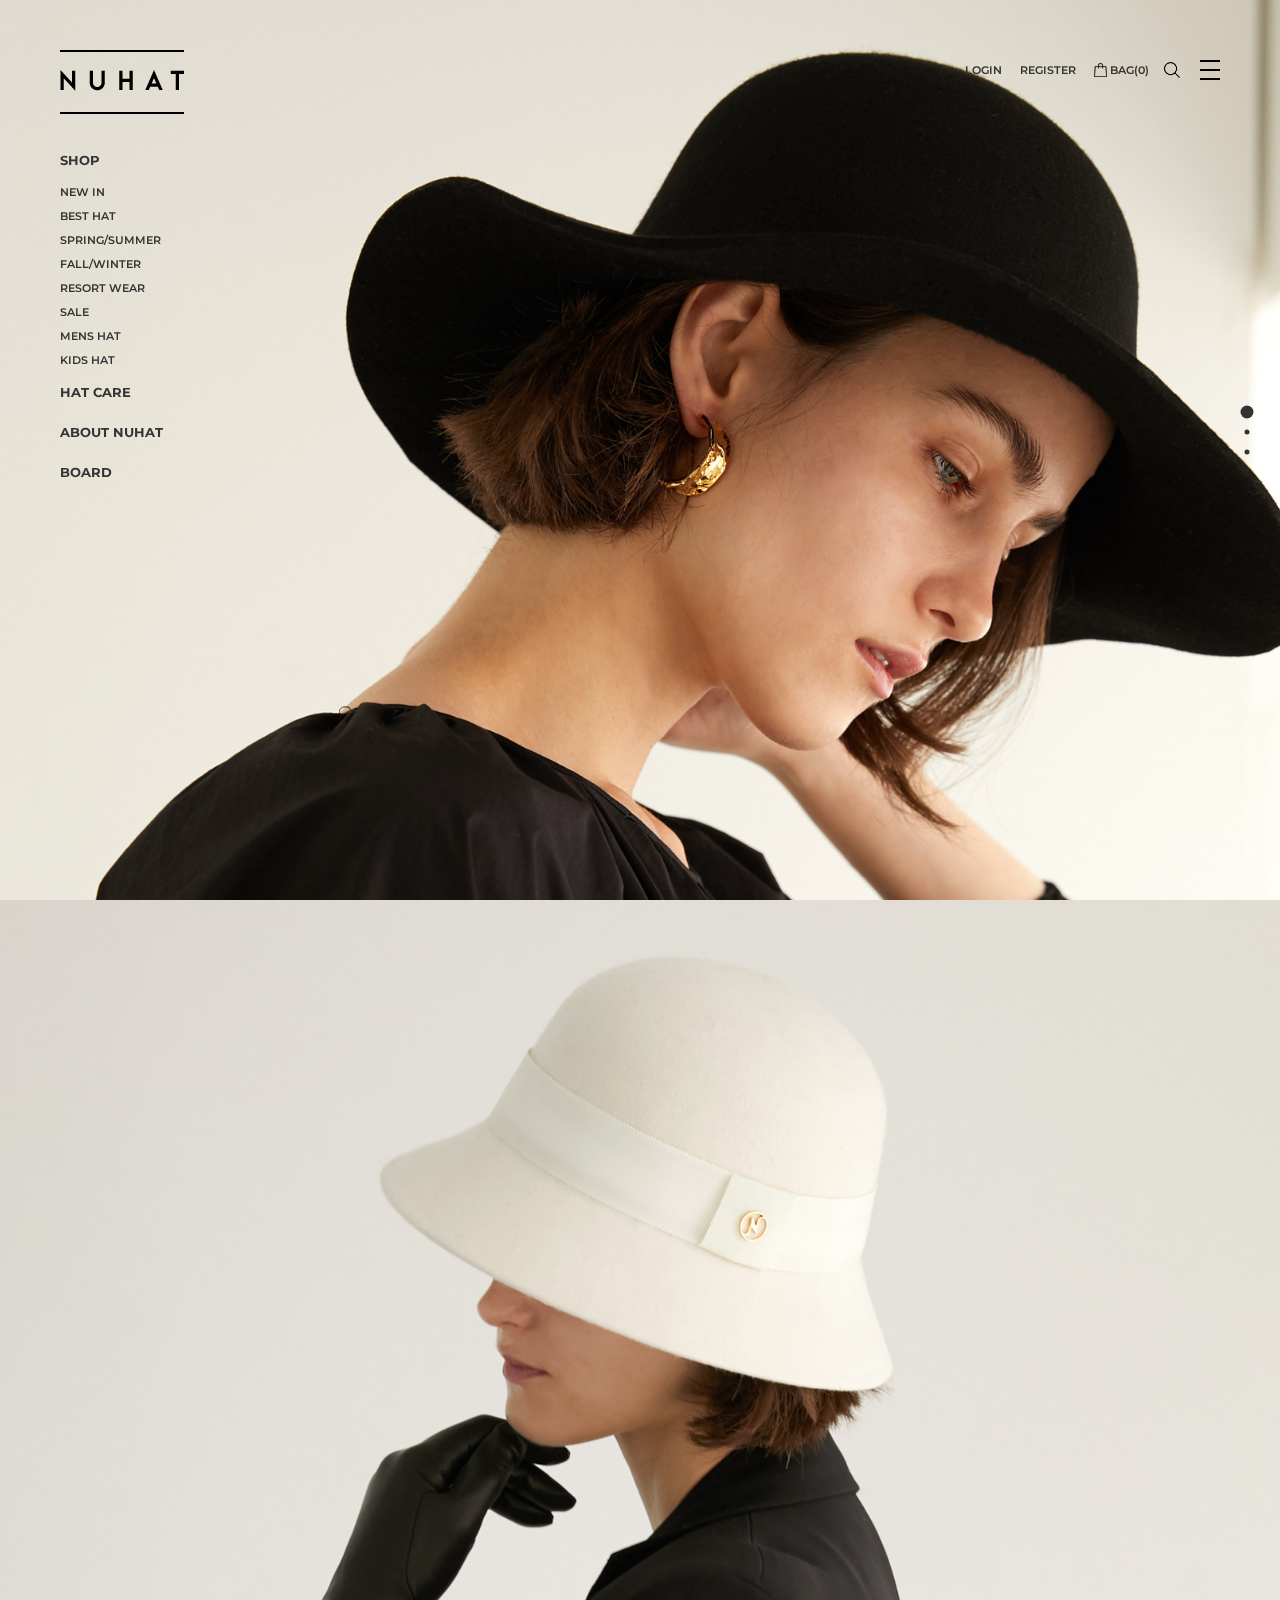
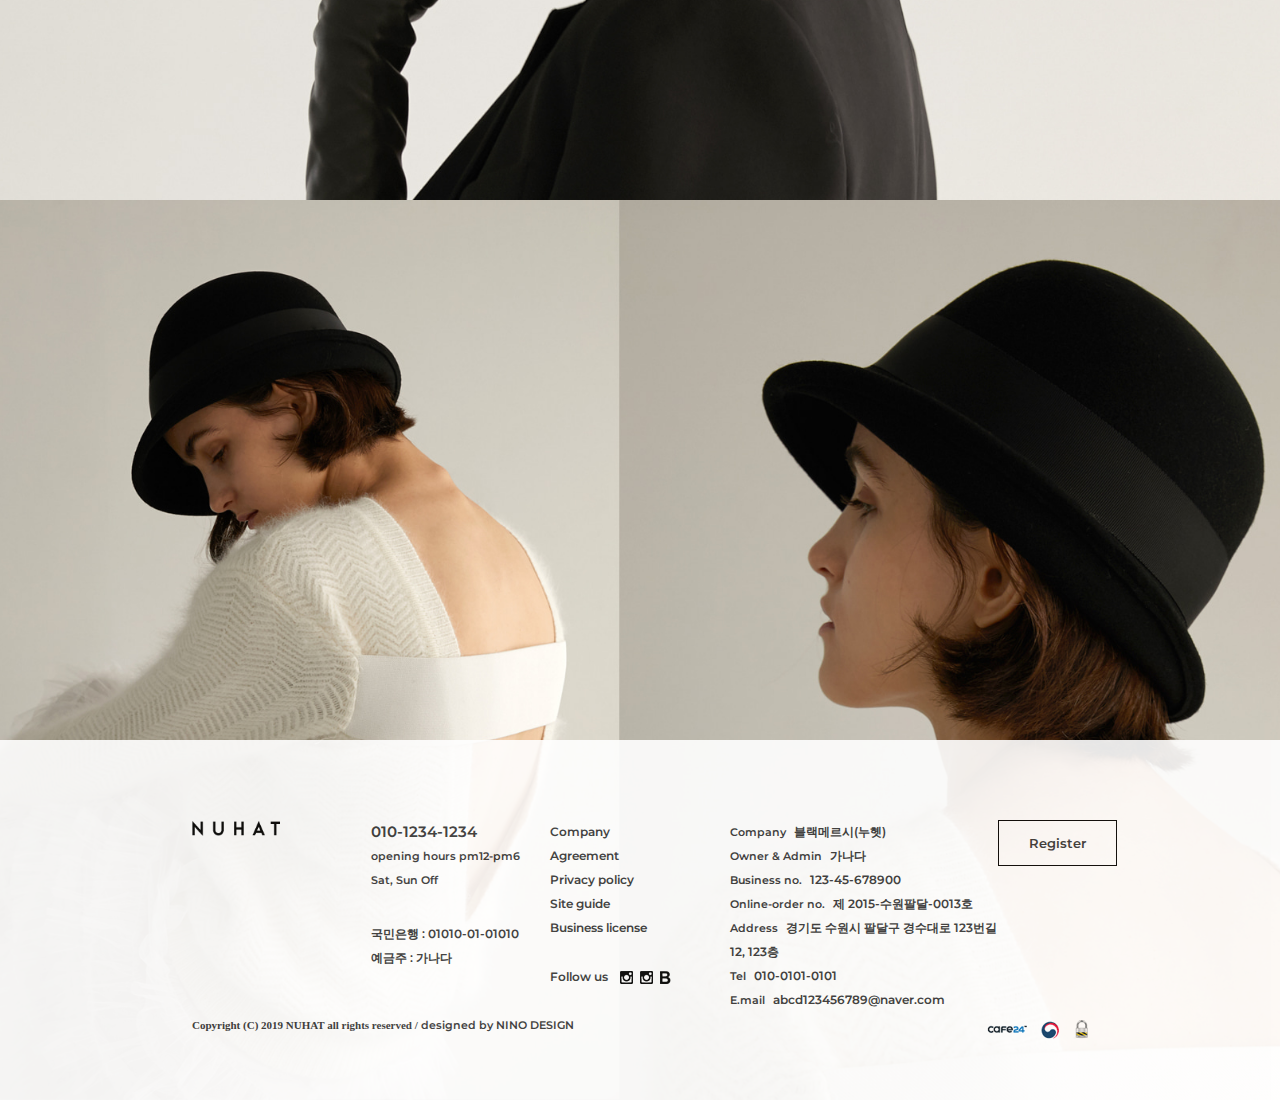
<file: port/project_nuhat/index.html>
<!DOCTYPE html>
<html lang="ko">

<head>
    <meta charset="UTF-8">
    <meta http-equiv="X-UA-Compatible" content="IE=edge">
    <link rel="shortcut icon" href="images/favicon.ico" type="image/x-icon">
    <link rel="apple-touch-icon-precomposed" href="images/mobile_web_icon.png">
    <meta name="viewport" content="width=device-width, initial-scale=1, minimum-scale=1, maximum-scale=1, user-scalable=no">
    <title>NUHAT</title>
    <link rel="stylesheet" href="css/reset.css">
    <link rel="stylesheet" href="css/main.css">
    <!--[if lt IE 9]> 
        <script src="https://oss.maxcdn.com/libs/respond.js/1.4.2/respond.min.js"></script> 
        <script src="https://oss.maxcdn.com/libs/html5shiv/3.7.0/html5shiv.js"></script>
    <![endif]-->
    <!-- <script src="js/prefixfree.min.js"></script> -->
    <!-- 주석 살려내야함 -->
    <script src="https://ajax.googleapis.com/ajax/libs/jquery/3.4.1/jquery.min.js"></script>
    <script src="js/TweenMax.min.js"></script>
</head>

<body>
    <div id="header">
        <!-- 왼쪽 메뉴 영역 -->
        <div class="logo">
            <a href="index.html"><img src="images/logo.png" title="NUHAT" alt="index.html"></a>
        </div>
        <div class="menu">
            <ul>
                <li><a href="#">shop</a>
                    <ul class="submenu">
                        <li><a href="best.html">new in</a></li>
                        <li><a href="best.html">best hat</a></li>
                        <li><a href="best.html">spring/summer</a></li>
                        <li><a href="best.html">fall/winter</a></li>
                        <li><a href="best.html">resort wear</a></li>
                        <li><a href="best.html">sale</a></li>
                        <li><a href="best.html">mens hat</a></li>
                        <li><a href="best.html">kids hat</a></li>
                    </ul>
                </li>
                <li><a href="#">hat care</a></li>
                <li><a href="#">about nuhat</a></li>
                <li class="board_btn"><a href="#">board</a>
                    <ul class="submenu">
                        <li><a href="#">notice</a></li>
                        <li><a href="#">q&a</a></li>
                        <li><a href="#">review</a></li>
                    </ul>
                </li>
            </ul>
        </div>
        <!--// 왼쪽 메뉴 영역 -->
        <!-- 오른쪽 메뉴 영역 -->
        <div class="right_menu">
            <a href="#">login</a>
            <a href="#">register</a>
            <a href="#"><img src="images/cart.png"> bag(0)</a>
            <form action="" method="get" id="search-form">
                <input type="text" name="" class="stxt" placeholder="누햇">
                <input type="submit" name="" class="sbt" value="" onclick="alert('포트폴리오용 사이트입니다.')">
            </form>
        </div>
        <!-- 햄버거 메뉴 버튼 영역 -->
        <span id="bt_gnb">
            <span class="bt_1"></span>
            <span class="bt_2"></span>
            <span class="bt_3"></span>
        </span>
        <!--햄버거 메뉴영역 -->
        <div id="gnb">
            <div class="gnb_inner">
                <form action="" method="get" id="gnb_search-form">
                    <input type="text" name="" class="gnb_stxt" placeholder="누햇">
                    <input type="submit" name="" class="gnb_sbt" value="" onclick="alert('포트폴리오용 사이트입니다.')">
                </form>
                <div class="gnb_menu_box">
                <ul>
                    <li><a href="#">ABOUT NUHAT</a></li>
                    <li><a href="#">LOCATION</a></li>
                    <li><a href="#">HAT CARE</a></li>
                    <li><a href="#">BOOKMARK</a></li>
                </ul>
                <ul>
                    <li><a href="best.html">NEW IN</a></li>
                    <li><a href="best.html">BEST HAT</a></li>
                    <li><a href="best.html">SPRING/SUMMER</a></li>
                    <li><a href="best.html">FALL/WINTER</a></li>
                    <li><a href="best.html">RESORT WEAR</a></li>
                    <li><a href="best.html">SALE</a></li>
                    <li><a href="best.html">MENS HAT</a></li>
                    <li><a href="best.html">KIDS HAT</a></li>
                </ul>
                <ul>
                    <li><a href="#">NOTICE</a></li>
                    <li><a href="#">Q&A</a></li>
                    <li><a href="#">REVIEW</a></li>
                    <li><a href="#">EVENT</a></li>
                </ul>
                <ul>
                    <li><a href="#">LOGIN</a></li>
                    <li><a href="#">REGISTER</a></li>
                    <li><a href="#">MY PAGE</a></li>
                    <li><a href="#">ORDER</a></li>
                    <li><a href="#">MILEAGE</a></li>
                    <li><a href="#">MY Q&A</a></li>
                    <li><a href="#">DELIVERY</a></li>
                </ul>
                </div>
            </div>
        </div>
        <!--// 오른쪽 메뉴 영역 -->
        <!-- 슬라이드 버튼 -->
        <div class="slidebtn">
            <span><a class="active on1" href="#page1"></a></span>
            <span><a class="on2" href="#page2"></a></span>
            <span><a class="on3" href="#page3"></a></span>
        </div>
    </div>
    <!-- 전체레이아웃 -->
    <div id="wrap">
        <div id="page1" class="page"><a href="best.html"></a></div>
        <div id="page2" class="page page2">
            <div class="page2con">
                <h2><a href="#">2019 collection</a></h2>
                <p>
                    Our mission is to help people see the best in themselves through the art and experience of fashion photography.
                    <br>
                    We believe a photo shoot isn’t just a transformation of the way you look. It’s an evolution in the way you see yourself.
                </p>
            </div>
        </div>
        <div id="page3" class="page">
            <div id="footer">
                <div class="footer_container">
                    <div class="footer_top">
                        <div class="footer_logo">
                            <img src="images/logo.png">
                        </div>
                        <div class="customer">
                            <ul class="open_time">
                                <li>010-1234-1234</li>
                                <li>opening hours pm12-pm6</li>
                                <li>Sat, Sun Off</li>
                            </ul>
                            <ul class="bank">
                                <li>국민은행 : 01010-01-01010</li>
                                <li>예금주 : 가나다</li>
                            </ul>
                        </div>
                        <div class="link">
                            <ul>
                                <li><a href="#">Company</a></li>
                                <li><a href="#">Agreement</a></li>
                                <li><a href="#">Privacy policy</a></li>
                                <li><a href="#">Site guide</a></li>
                                <li><a href="#">Business license</a></li>
                            </ul>
                            <ul class="sns">
                                <li>Follow us</li>
                                <li>
                                    <a href="#"><img src="images/in.png"></a>
                                    <a href="#"><img src="images/in.png"></a>
                                    <a href="#"><img src="images/blog.png"></a>
                                </li>
                            </ul>
                        </div>
                        <div class="company">
                            <ul>
                                <li>
                                    <span>Company</span>
                                    블랙메르시(누헷)
                                </li>
                                <li>
                                    <span>Owner & Admin</span>
                                    가나다
                                </li>
                                <li>
                                    <span>Business no.</span>
                                    123-45-678900
                                </li>
                                <li>
                                    <span>Online-order no.</span>
                                    제 2015-수원팔달-0013호
                                </li>
                                <li>
                                    <span>Address</span>
                                    경기도 수원시 팔달구 경수대로 123번길 12, 123층
                                </li>
                                <li>
                                    <span>Tel</span>
                                    010-0101-0101
                                </li>
                                <li>
                                    <span>E.mail</span>
                                    abcd123456789@naver.com
                                </li>
                            </ul>
                        </div>
                        <div class="register"><a href="#">Register</a></div>
                    </div>
                    <div class="footer_bottom">
                        <div>Copyright (C) 2019 NUHAT all rights reserved / <a href="#">designed by NINO DESIGN</a></div>
                        <span>
                            <img src="images/copy-logo.gif">
                        </span>
                    </div>
                </div>
            </div>
        </div>
    </div>
    <script type="text/javascript" src="js/script.js"></script>
</body>

</html>
</file>
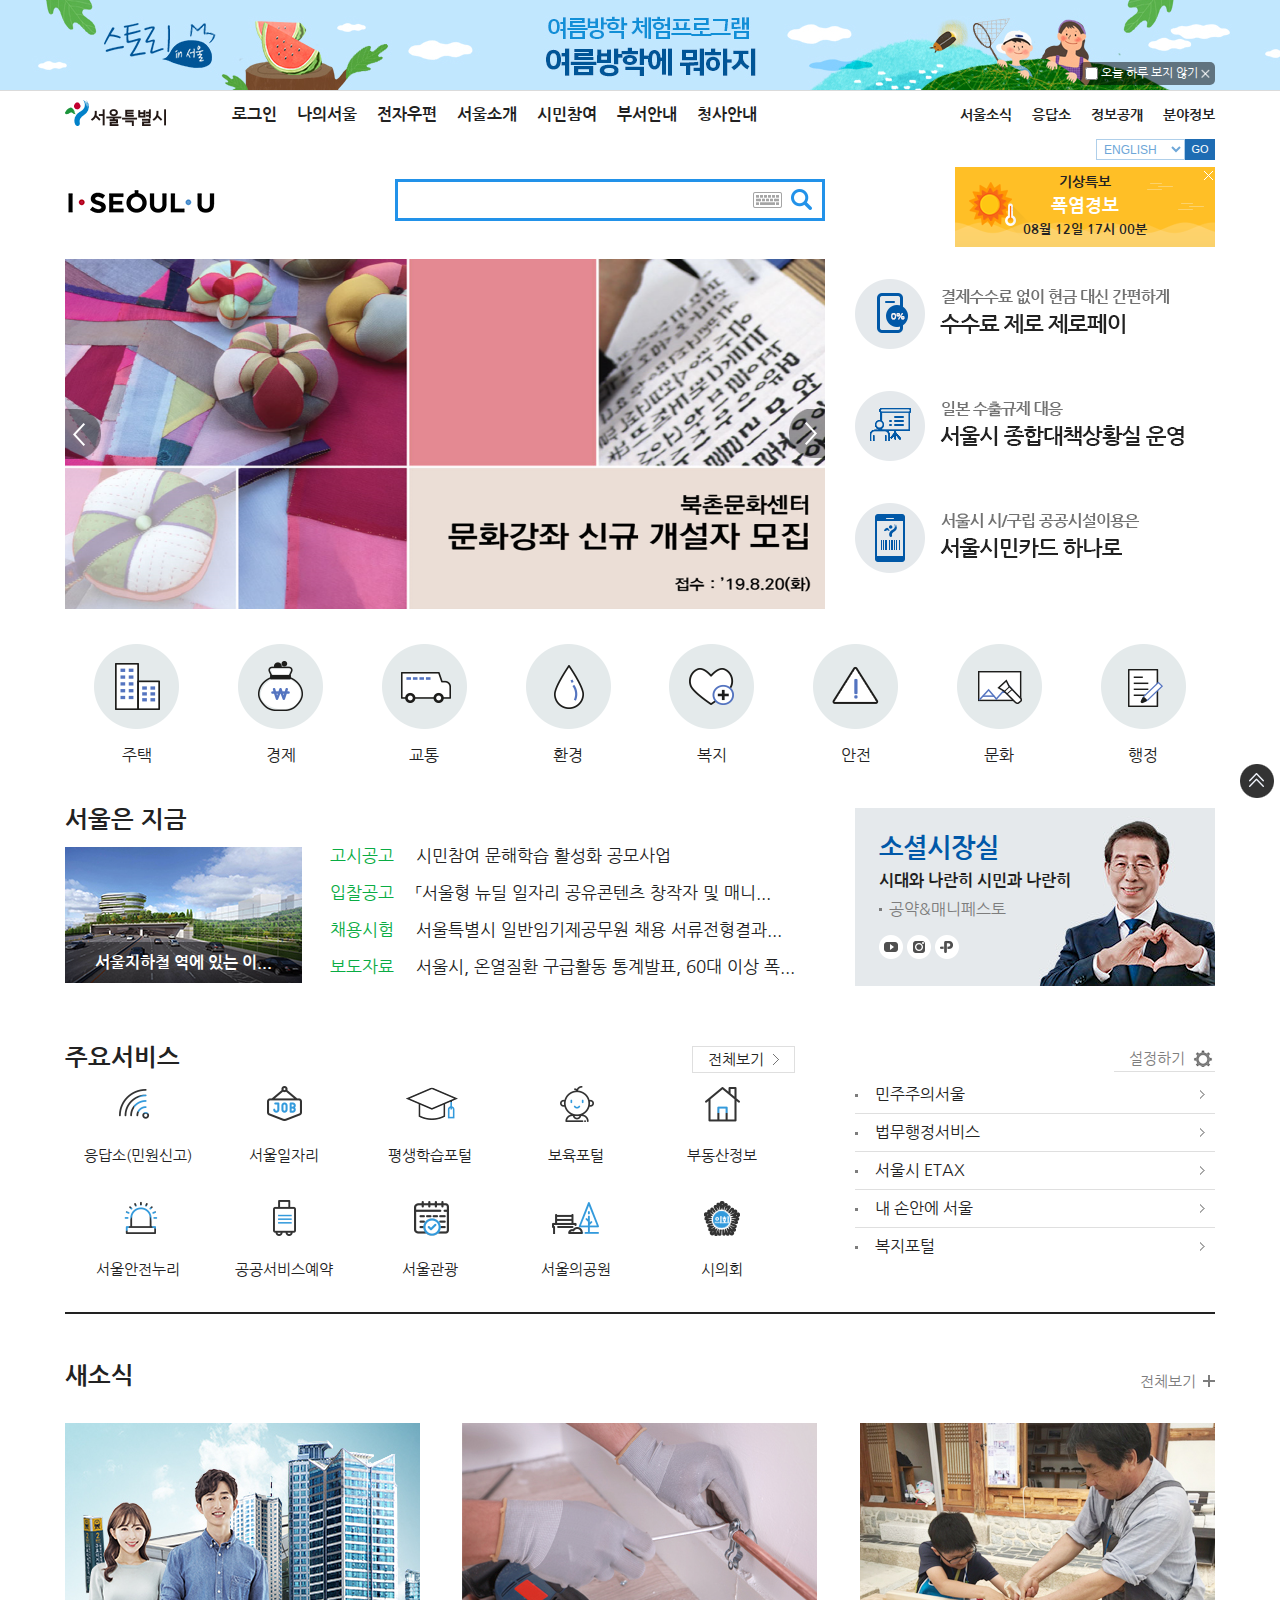
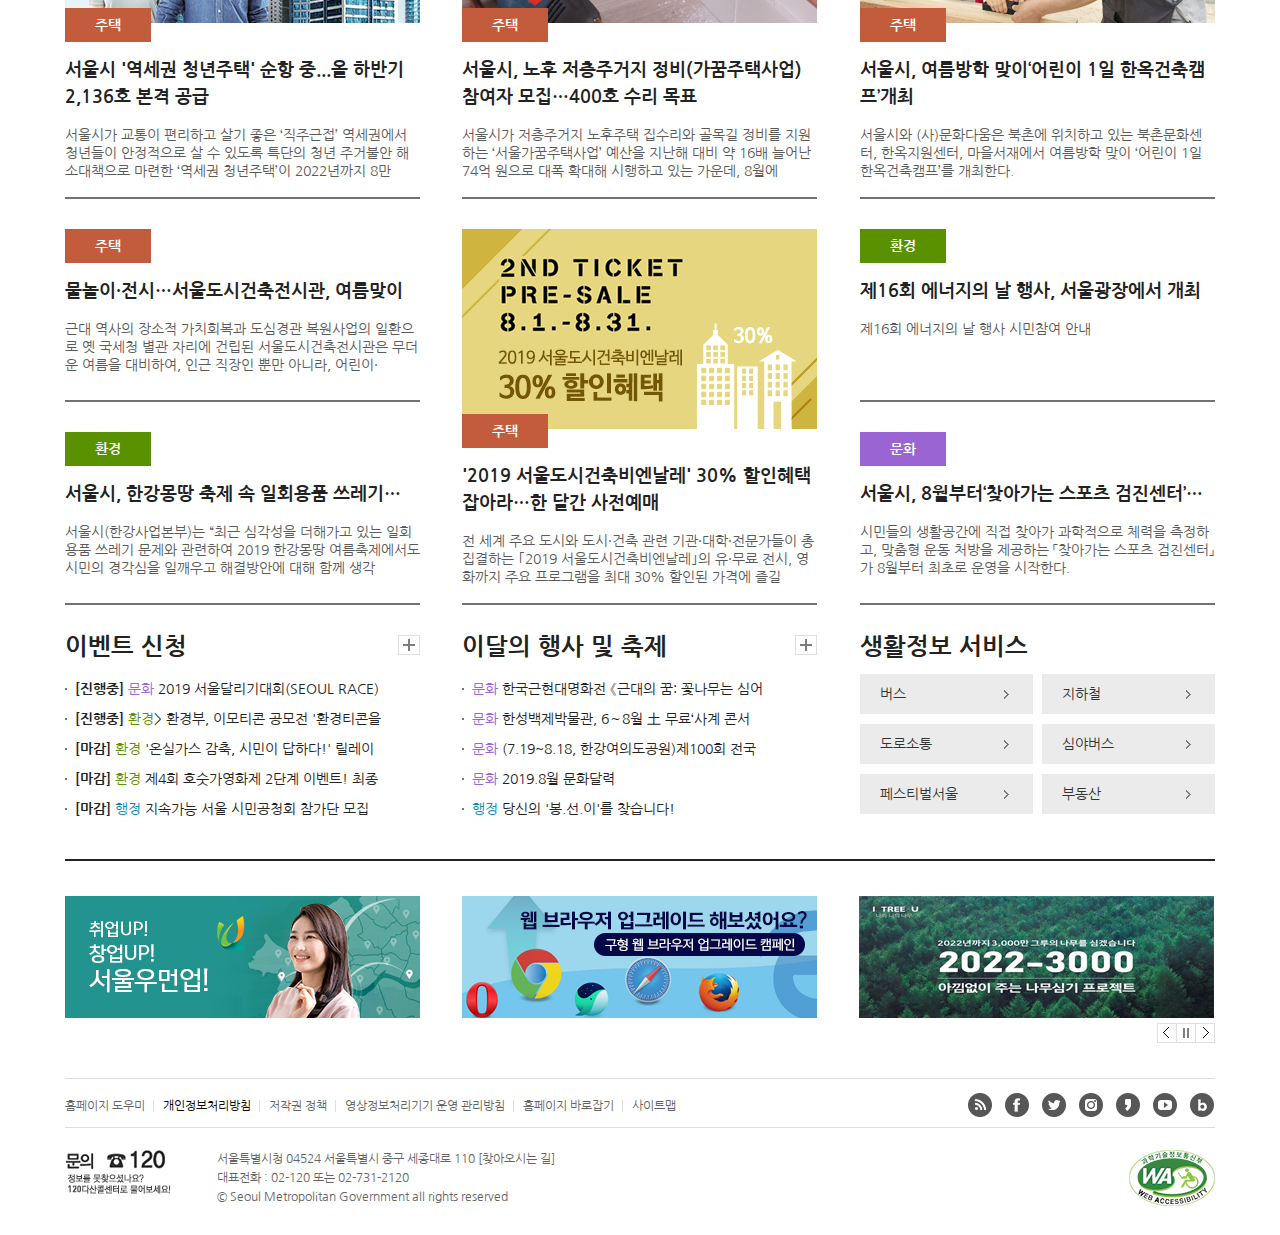
<file: port/project_Seoul/index.html>
<!DOCTYPE html>
<html>

<head lang="ko">
    <meta charset="utf-8">
    <meta http-equiv="X-UA-Compatible" content="IE=edge">
    <link rel="shortcut icon" href="image/favicon.ico" type="image/x-icon">
    <link rel="apple-touch-icon-precomposed" href="image/mobile_web_icon.png">
    <title>서울시청</title>
    <link rel="stylesheet" href="css/reset.css">
    <link rel="stylesheet" href="css/main.css">
    <!--[if lt IE 9]>
    <script src="https://oss.maxcdn.com/libs/html5shiv/3.7.0/html5shiv.js"></script>
    </script>
    <![endif]-->
    <script src="https://ajax.googleapis.com/ajax/libs/jquery/3.4.1/jquery.min.js"></script>
    <script type="text/javascript" src="js/main.js"></script>
</head>

<body>
    <div id="gotop">
        <a href="#"><img src="image/btn_top.png"></a>
    </div>
    <!-- 상단배너 -->
    <div id="top_banner">
        <a href="#">
            <form action="" method="" id="pop_day">
                <fieldset>
                    <legend>이벤트</legend>
                    <input type="checkbox" name="" id="no_day">
                    <label for="no_day">
                        오늘 하루 보지 않기
                        <img src="image/btn_allmenu_close.png">
                    </label>
                </fieldset>
            </form>
        </a>
    </div>
    <!-- 전체레이아웃 -->
    <div id="wrap">
        <!-- 상단영역 -->
        <div id="header">
            <span class="logo">
                <a href="index.html">서울시청</a>
            </span>
            <span class="gnb">
                <ul class="menu">
                    <li><a href="#">로그인</a></li>
                    <li><a href="#">나의서울</a></li>
                    <li><a href="#">전자우편</a></li>
                    <li><a href="#">서울소개</a></li>
                    <li><a href="#">시민참여</a></li>
                    <li><a href="#">부서안내</a></li>
                    <li><a href="#">청사안내</a></li>
                </ul>
            </span>
            <span class="etc">
                <ul>
                    <li><a href="#">서울소식</a></li>
                    <li><a href="#">응답소</a></li>
                    <li><a href="#">정보공개</a></li>
                    <li><a href="#">분야정보</a></li>
                </ul>
            </span>
        </div>
        <!--// 상단영역 -->
        <!-- 중앙영역 -->
        <div id="main">
            <div class="main_top">
                <span class="top_logo">
                    <a href="index.html">
                        서울특별시
                    </a>
                </span>
                <span class="top_search">
                    <form action="" method="" id="site_search">
                        <label for="stxt"><img src="image/keyboard.png"></label>
                        <input type="text" name="" id="stxt">
                        <input type="submit" name="" id="sbt">
                    </form>
                </span>
                <span class="top_weather">
                    <span class="w_t1">기상특보</span>
                    <span class="w_t2">폭염경보</span>
                    <span class="w_t3">08월 12일 17시 00분</span>
                    <span class="w_close">
                        <img src="image/btn_close_white.png">
                    </span>
                </span>
                <span class="top_language">
                    <select id="select_lang">
                        <option>ENGLISH</option>
                        <option>简体中文</option>
                        <option>繁体中文</option>
                        <option>français</option>
                        <option>español</option>
                        <option>日本語</option>
                    </select>
                    <input type="button" value="GO" id="select_bt">
                </span>
            </div>
            <div class="main_banner">
                <div id="main_banner_slide">
                    <div class="slide_img">
                        <a href="#"></a>
                    </div>
                    <span class="slide_left"></span>
                    <span class="slide_right"></span>
                </div>
                <div class="main_banner_list">
                    <ul>
                        <li>
                            <a href="#"><img src="image/banner_01.png"></a>
                        </li>
                        <li>
                            <a href="#"><img src="image/banner_02.png"></a>
                        </li>
                        <li>
                            <a href="#"><img src="image/banner_03.png"></a>
                        </li>
                    </ul>
                </div>
            </div>
            <div class="main_category">
                <ul>
                    <li>
                        <a href="#">
                            <img src="image/icon_house.png">
                            <span class="cate_txt">주택</span>
                        </a>
                    </li>
                    <li>
                        <a href="#">
                            <img src="image/icon_economy.png">
                            <span class="cate_txt">경제</span>
                        </a>
                    </li>
                    <li>
                        <a href="#">
                            <img src="image/icon_traffic.png">
                            <span class="cate_txt">교통</span>
                        </a>
                    </li>
                    <li>
                        <a href="#">
                            <img src="image/icon_environment.png">
                            <span class="cate_txt">환경</span>
                        </a>
                    </li>
                    <li>
                        <a href="#">
                            <img src="image/icon_welfare.png">
                            <span class="cate_txt">복지</span>
                        </a>
                    </li>
                    <li>
                        <a href="#">
                            <img src="image/icon_safty.png">
                            <span class="cate_txt">안전</span>
                        </a>
                    </li>
                    <li>
                        <a href="#">
                            <img src="image/icon_culture.png">
                            <span class="cate_txt">문화</span>
                        </a>
                    </li>
                    <li>
                        <a href="#">
                            <img src="image/icon_work.png">
                            <span class="cate_txt">행정</span>
                        </a>
                    </li>
                </ul>
            </div>
            <div class="main_notice">
                <div class="notice">
                    <h2>서울은 지금</h2>
                    <span class="notice_img">
                        <img src="image/news.jpg">
                        <span class="notice_txt"><a href="#">서울지하철 역에 있는 이...</a></span>
                    </span>
                    <ul class="notice_list">
                        <li>
                            <a href="#">
                                <span class="notice_list_cate">고시공고</span>
                                <span class="notice_list_tit">시민참여 문해학습 활성화 공모사업</span>
                            </a>
                        </li>
                        <li>
                            <a href="#">
                                <span class="notice_list_cate">입찰공고</span>
                                <span class="notice_list_tit">「서울형 뉴딜 일자리 공유콘텐츠 창작자 및 매니...</span>
                            </a>
                        </li>
                        <li>
                            <a href="#">
                                <span class="notice_list_cate">채용시험</span>
                                <span class="notice_list_tit">서울특별시 일반임기제공무원 채용 서류전형결과...</span>
                            </a>
                        </li>
                        <li>
                            <a href="#">
                                <span class="notice_list_cate">보도자료</span>
                                <span class="notice_list_tit">서울시, 온열질환 구급활동 통계발표, 60대 이상 폭...</span>
                            </a>
                        </li>
                    </ul>
                </div>
                <div class="social_banner">
                    <a href="#">
                        <span class="b_1">소셜시장실</span>
                        <span class="b_2">시대와 나란히 시민과 나란히</span>
                        <span class="b_3 dot_7d7d7d">공약&매니페스토</span>
                    </a>
                    <span class="sns_link">
                        <a href="#">링크1</a>
                        <a href="#">링크2</a>
                        <a href="#">링크3</a>
                    </span>
                </div>
            </div>
            <div class="main_service">
                <div class="main_service_left">
                    <h2>주요서비스</h2>
                    <ul class="service_list">
                        <li><a href="#">응답소(민원신고)</a></li>
                        <li><a href="#">서울일자리</a></li>
                        <li><a href="#">평생학습포털</a></li>
                        <li><a href="#">보육포털</a></li>
                        <li><a href="#">부동산정보</a></li>
                        <li class="mt36"><a href="#">서울안전누리</a></li>
                        <li class="mt36"><a href="#">공공서비스예약</a></li>
                        <li class="mt36"><a href="#">서울관광</a></li>
                        <li class="mt36"><a href="#">서울의공원</a></li>
                        <li class="mt36"><a href="#">시의회</a></li>
                    </ul>
                    <span class="view_all">
                        <a href="#">전체보기</a>
                    </span>
                </div>
                <div class="main_service_right">
                    <ul class="service_link">
                        <li class="dot_7d7d7d"><a href="#">민주주의서울</a></li>
                        <li class="dot_7d7d7d"><a href="#">법무행정서비스</a></li>
                        <li class="dot_7d7d7d"><a href="#">서울시 ETAX</a></li>
                        <li class="dot_7d7d7d"><a href="#">내 손안에 서울</a></li>
                        <li class="dot_7d7d7d"><a href="#">복지포털</a></li>
                    </ul>
                    <span class="setting">
                        <a href="#">
                            설정하기
                            <span class="set_icon"></span>
                        </a>
                    </span>
                </div>
            </div>
            <div class="main_news">
                <div class="news_top">
                    <h2>새소식</h2>
                    <span class="news_more">
                        <a href="#">
                            전체보기
                            <span class="icon_news"></span>
                        </a>
                    </span>
                </div>
                <div class="news_main">
                    <div class="news_main_left">
                        <div class="news_box news_pic">
                            <span class="news_img">
                                <a href="#"><img src="image/news_01.jpg"></a>
                            </span>
                            <span class="news_cate bg_brown">주택</span>
                            <span class="news_tit">
                                <a href="">서울시 '역세권 청년주택' 순항 중...올 하반기 2,136호 본격 공급</a>
                            </span>
                            <span class="news_desc">
                                서울시가 교통이 편리하고 살기 좋은 ‘직주근접’ 역세권에서 청년들이 안정적으로 살 수 있도록 특단의 청년 주거불안 해소대책으로 마련한 ‘역세권 청년주택’이 2022년까지 8만
                            </span>
                        </div>
                        <div class="news_box">
                            <span class="news_cate bg_brown">주택</span>
                            <span class="news_tit">
                                <a href="">물놀이·전시…서울도시건축전시관, 여름맞이</a>
                            </span>
                            <span class="news_desc">
                                근대 역사의 장소적 가치회복과 도심경관 복원사업의 일환으로 옛 국세청 별관 자리에 건립된 서울도시건축전시관은 무더운 여름을 대비하여, 인근 직장인 뿐만 아니라, 어린이·
                            </span>
                        </div>
                        <div class="news_box">
                            <span class="news_cate bg_green">환경</span>
                            <span class="news_tit">
                                <a href="">서울시, 한강몽땅 축제 속 일회용품 쓰레기…</a>
                            </span>
                            <span class="news_desc">
                                서울시(한강사업본부)는 “최근 심각성을 더해가고 있는 일회용품 쓰레기 문제와 관련하여 2019 한강몽땅 여름축제에서도 시민의 경각심을 일깨우고 해결방안에 대해 함께 생각
                            </span>
                        </div>
                        <div class="news_board">
                            <div class="board_top">
                                <h2>이벤트 신청</h2>
                                <a href="#" class="board_more">더보기</a>
                            </div>
                            <div class="board_main">
                                <ul>
                                    <li>
                                        <b>[진행중]</b>
                                        <span class="board_purple">문화</span>
                                        <a href="#">2019 서울달리기대회(SEOUL RACE)</a>
                                    </li>
                                    <li>
                                        <b>[진행중]</b>
                                        <span class="board_green">환경</span>>
                                        <a href="#">환경부, 이모티콘 공모전 '환경티콘을</a>
                                    </li>
                                    <li>
                                        <b>[마감]</b>
                                        <span class="board_green">환경</span>
                                        <a href="#">'온실가스 감축, 시민이 답하다!' 릴레이</a>
                                    </li>
                                    <li>
                                        <b>[마감]</b>
                                        <span class="board_green">환경</span>
                                        <a href="#">제4회 호숫가영화제 2단계 이벤트! 최종</a>
                                    </li>
                                    <li>
                                        <b>[마감]</b>
                                        <span class="board_blue">행정</span>
                                        <a href="#">지속가능 서울 시민공청회 참가단 모집</a>
                                    </li>
                                </ul>
                            </div>
                        </div>
                    </div>
                    <div class="news_main_center">
                        <div class="news_box news_pic">
                            <span class="news_img">
                                <a href="#"><img src="image/news_02.jpg"></a>
                            </span>
                            <span class="news_cate bg_brown">주택</span>
                            <span class="news_tit">
                                <a href="">서울시, 노후 저층주거지 정비(가꿈주택사업) 참여자 모집…400호 수리 목표</a>
                            </span>
                            <span class="news_desc">
                                서울시가 저층주거지 노후주택 집수리와 골목길 정비를 지원하는 ‘서울가꿈주택사업’ 예산을 지난해 대비 약 16배 늘어난 74억 원으로 대폭 확대해 시행하고 있는 가운데, 8월에
                            </span>
                        </div>
                        <div class="news_box news_pic">
                            <span class="news_img">
                                <a href="#"><img src="image/news_4.jpg"></a>
                            </span>
                            <span class="news_cate bg_brown">주택</span>
                            <span class="news_tit">
                                <a href="">'2019 서울도시건축비엔날레' 30% 할인혜택 잡아라…한 달간 사전예매</a>
                            </span>
                            <span class="news_desc">
                                전 세계 주요 도시와 도시·건축 관련 기관·대학·전문가들이 총집결하는 ｢2019 서울도시건축비엔날레｣의 유·무료 전시, 영화까지 주요 프로그램을 최대 30% 할인된 가격에 즐길
                            </span>
                        </div>
                        <div class="news_board">
                            <div class="board_top">
                                <h2>이달의 행사 및 축제</h2>
                                <a href="#" class="board_more">더보기</a>
                            </div>
                            <div class="board_main">
                                <ul>
                                    <li>
                                        <span class="board_purple">문화</span>
                                        <a href="#">한국근현대명화전 《근대의 꿈: 꽃나무는 심어</a>
                                    </li>
                                    <li>
                                        <span class="board_purple">문화</span>
                                        <a href="#">한성백제박물관, 6～8월 土 무료‘사계 콘서</a>
                                    </li>
                                    <li>
                                        <span class="board_purple">문화</span>
                                        <a href="#">(7.19~8.18, 한강여의도공원)제100회 전국</a>
                                    </li>
                                    <li>
                                        <span class="board_purple">문화</span>
                                        <a href="#">2019.8월 문화달력</a>
                                    </li>
                                    <li>
                                        <span class="board_blue">행정</span>
                                        <a href="#">당신의 '봉.선.이'를 찾습니다!</a>
                                    </li>
                                </ul>
                            </div>
                        </div>
                    </div>
                    <div class="news_main_right">
                        <div class="news_box news_pic">
                            <span class="news_img">
                                <a href="#"><img src="image/news_03.jpg"></a>
                            </span>
                            <span class="news_cate bg_brown">주택</span>
                            <span class="news_tit">
                                <a href="">서울시, 여름방학 맞이‘어린이 1일 한옥건축캠프’개최</a>
                            </span>
                            <span class="news_desc">
                                서울시와 (사)문화다움은 북촌에 위치하고 있는 북촌문화센터, 한옥지원센터, 마을서재에서 여름방학 맞이 ‘어린이 1일 한옥건축캠프’를 개최한다.
                            </span>
                        </div>
                        <div class="news_box">
                            <span class="news_cate bg_green">환경</span>
                            <span class="news_tit">
                                <a href="">제16회 에너지의 날 행사, 서울광장에서 개최</a>
                            </span>
                            <span class="news_desc">
                                제16회 에너지의 날 행사 시민참여 안내
                            </span>
                        </div>
                        <div class="news_box">
                            <span class="news_cate bg_purple">문화</span>
                            <span class="news_tit">
                                <a href="">서울시, 8월부터‘찾아가는 스포츠 검진센터’…</a>
                            </span>
                            <span class="news_desc">
                                시민들의 생활공간에 직접 찾아가 과학적으로 체력을 측정하고, 맞춤형 운동 처방을 제공하는 「찾아가는 스포츠 검진센터」가 8월부터 최초로 운영을 시작한다.
                            </span>
                        </div>
                        <div class="traffic_info">
                            <h2>생활정보 서비스</h2>
                            <ul>
                                <li><a href="#">버스</a></li>
                                <li><a href="#">지하철</a></li>
                                <li><a href="#">도로소통</a></li>
                                <li><a href="#">심야버스</a></li>
                                <li><a href="#">페스티벌서울</a></li>
                                <li><a href="#">부동산</a></li>
                            </ul>
                        </div>
                    </div>
                </div>
            </div>
            <div class="main_slide">
                <div id="banner_slide">
                    <ul>
                        <li><a href="#" target="_blank"><img src="image/slide_01.jpg"></a></li>
                        <li><a href="#" target="_blank"><img src="image/slide_02.jpg"></a></li>
                        <li><a href="#" target="_blank"><img src="image/slide_03.jpg"></a></li>
                        <li><a href="#" target="_blank"><img src="image/slide_01.jpg"></a></li>
                        <li><a href="#" target="_blank"><img src="image/slide_02.jpg"></a></li>
                        <li><a href="#" target="_blank"><img src="image/slide_03.jpg"></a></li>
                    </ul>
                </div>
                <div class="banner_control">
                    <span class="banner_prev">이전</span>
                    <span class="banner_pause">멈춤</span>
                    <span class="banner_next">다음</span>
                </div>
            </div>
        </div>
        <!--// 중앙영역 -->
        <!-- 하단영역 -->
        <div id="footer">
            <div class="footer_top">
                <span class="footer_menu">
                    <ul>
                        <li><a href="#">홈페이지 도우미</a></li>
                        <li><a href="#"><strong>개인정보처리방침</strong></a></li>
                        <li><a href="#">저작권 정책</a></li>
                        <li><a href="#">영상정보처리기기 운영 관리방침</a></li>
                        <li><a href="#">홈페이지 바로잡기</a></li>
                        <li><a href="#">사이트맵</a></li>
                    </ul>
                </span>
                <span class="footer_sns">
                    <ul>
                        <li><a href="#">링크</a></li>
                        <li><a href="#">링크</a></li>
                        <li><a href="#">링크</a></li>
                        <li><a href="#">링크</a></li>
                        <li><a href="#">링크</a></li>
                        <li><a href="#">링크</a></li>
                        <li><a href="#">링크</a></li>
                    </ul>
                </span>
            </div>
            <div class="footer_bot">
                <span class="footer_logo"></span>
                <span class="footer_copy">
                    서울특별시청 04524 서울특별시 중구 세종대로 110 <a href="#">[찾아오시는 길]</a> <br>
                    대표전화 : 02-120 또는 02-731-2120 <br>
                    © Seoul Metropolitan Government all rights reserved
                </span>
                <span class="footer_mark">
                    <a href="#">
                        <img src="image/footer_mark_wah.png" alt="웹접근성표준" title="웹접근성표준">
                    </a>
                </span>
            </div>
        </div>
        <!--// 하단영역 -->
    </div>
</body>

</html>
</file>
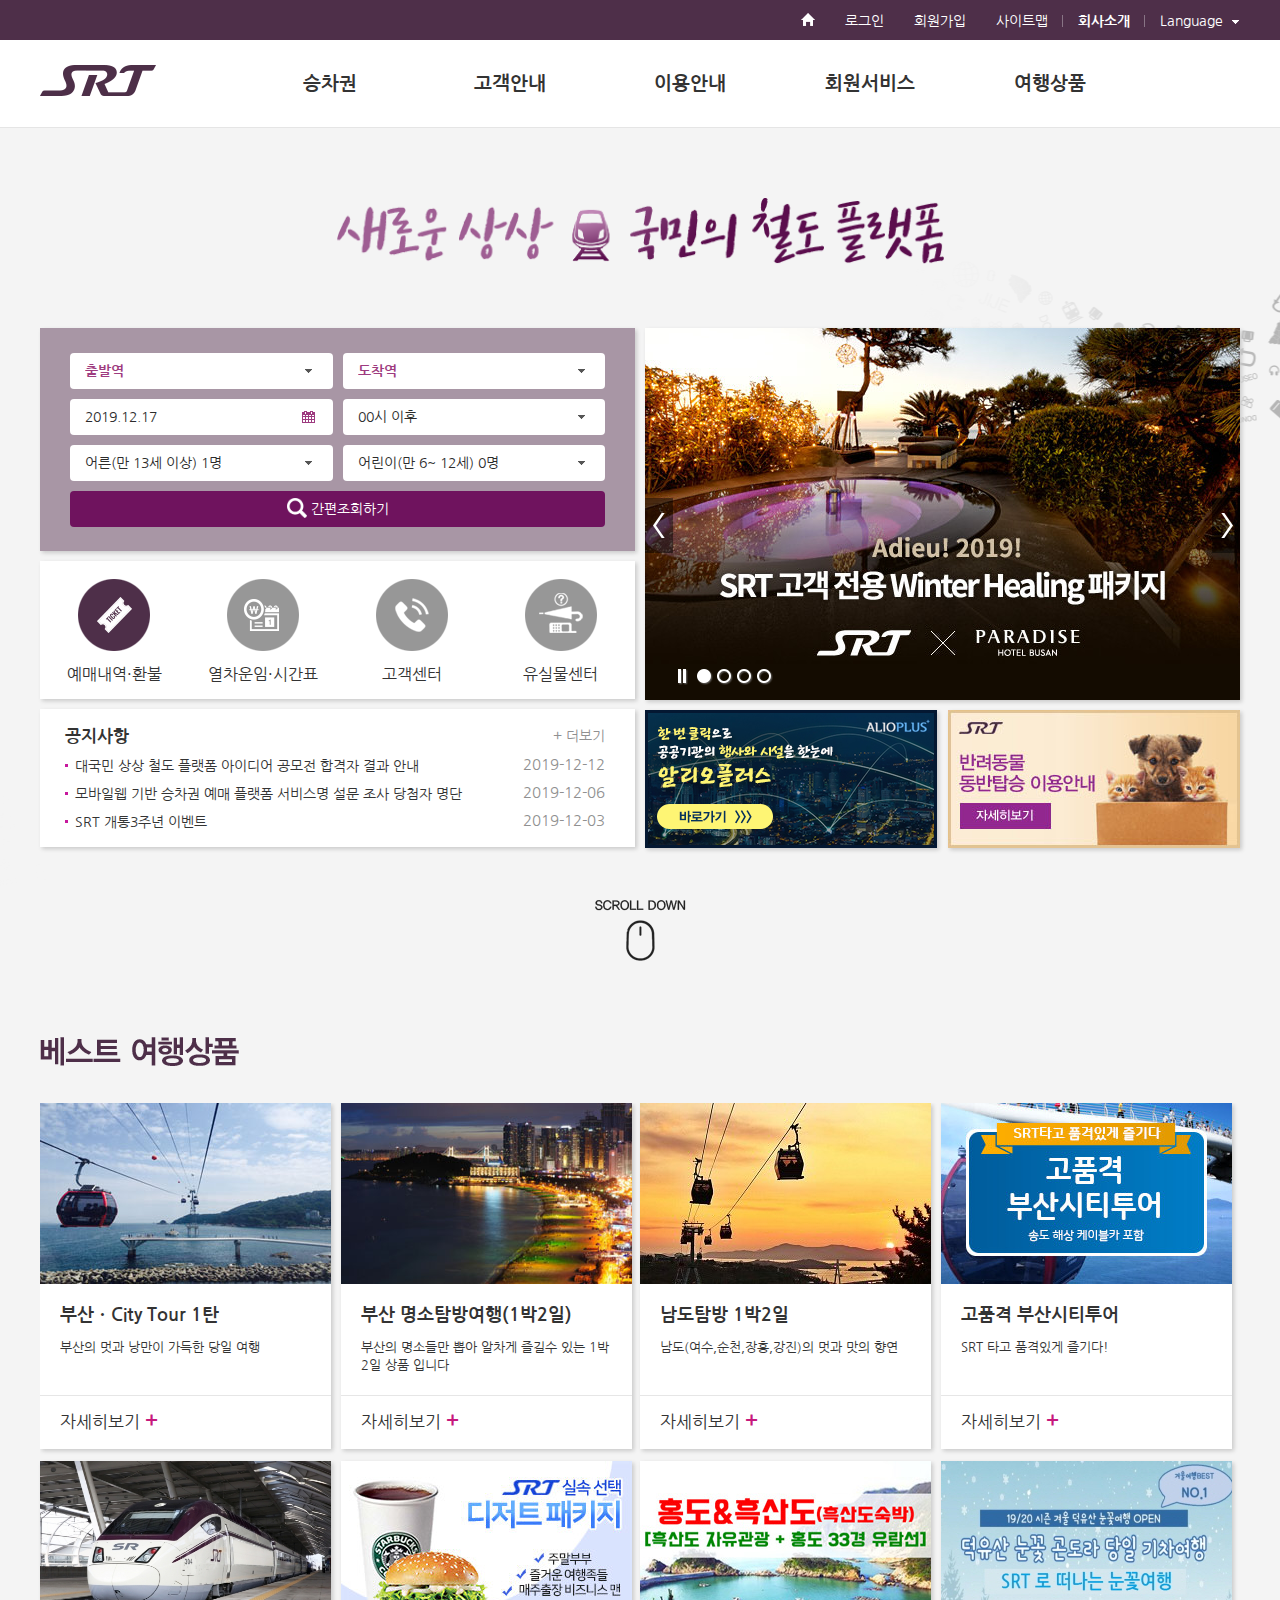
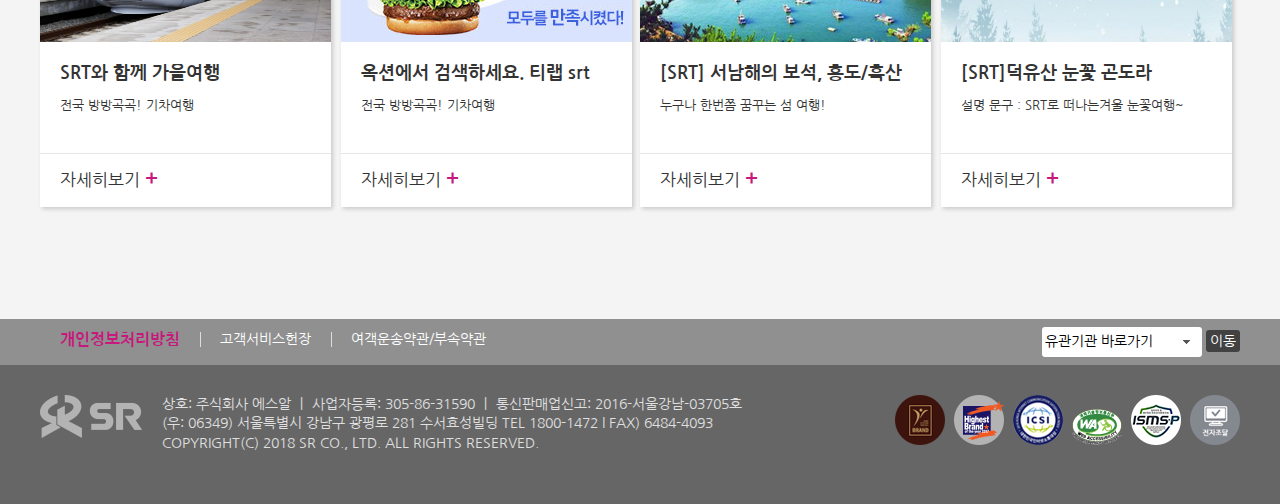
<file: port/project_srt/index.html>
<!DOCTYPE html>
<html lang="ko">

<head>
    <meta charset="utf-8">
    <meta http-equiv="X-UA-Compatible" content="IE=edge">
    <meta name="viewport" content="width=device-width, inital-scale=1, minmum-scale=1, maximum-scale=1, user-scable=no">
    <title>승차권 예약/발매 - SR</title>
    <link rel="stylesheet" type="text/css" href="css/reset.css">
    <link rel="stylesheet" type="text/css" href="css/main.css">
    <link rel="stylesheet" href="css/jquery.bxslider.css"><!-- bxslider -->
    <!--[if lt IE 9]> 
     <script src="https://oss.maxcdn.com/libs/respond.js/1.4.2/respond.min.js"></script> 
     <script src="https://oss.maxcdn.com/libs/html5shiv/3.7.0/html5shiv.js"></script>
    <![endif]-->
    <!-- <script src="js/prefixfree.min.js"></script> -->
    <!-- 주석 살려내야함 -->
    <script src="https://ajax.googleapis.com/ajax/libs/jquery/3.1.1/jquery.min.js"></script>
    <script src="js/jquery.bxslider.js"></script> <!-- bxslider -->
    <script type="text/javascript" src="js/script.js"></script>
</head>

<body>
    <div id="modal">
        <div class="modal_con">
            <img src="images/calendar.jpg" alt="캘린더">
            <div class="modal_close"></div>
        </div>
    </div>
    <div class="m_bg"></div>
    <div id="wrap">
        <div class="header">
            <div class="header_top">
                <div class="container">
                    <div class="login_wrap">
                        <ul class="login_box">
                            <li><a href="index.html"><img src="images/ico_loc_home_top.png" alt="홈"></a></li>
                            <li><a href="#">로그인</a></li>
                            <li><a href="#">회원가입</a></li>
                            <li><a href="#">사이트맵</a></li>
                            <li><a href="#"><strong>회사소개</strong></a></li>
                            <li id="language"><a href="#"><span class="lang_title">Language</span><span class="language_btn"></span></a>
                                <ul class="language">
                                    <li><a href="#" lang-data="Language">Language</a></li>
                                    <li><a href="#" lang-data="한국어">
                                            <div class="flag"><img src="images/ico_flag_kr.png" alt="한국 국기"></div>
                                            한국어
                                        </a></li>
                                    <li><a href="#" lang-data="English">
                                            <div class="flag"><img src="images/ico_flag_en.png" alt="영국 국기"></div>
                                            English
                                        </a></li>
                                    <li><a href="#" lang-data="中文(简)">
                                            <div class="flag"><img src="images/ico_flag_cn.png" alt="중국 국기"></div>
                                            中文(简)
                                        </a></li>
                                    <li><a href="#" lang-data="中文(繁)">
                                            <div class="flag"><img src="images/ico_flag_cn.png" alt="중국 국기"></div>
                                            中文(繁)
                                        </a></li>
                                    <li><a href="#" lang-data="日本語">
                                            <div class="flag"><img src="images/ico_flag_ja.png" alt="일본 국기"></div>
                                            日本語
                                        </a></li>
                                </ul>
                            </li>
                        </ul>
                    </div>
                </div>
            </div>
            <div class="header_bot">
                <div class="m_gnb">
                        <ul class="m_menu">
                            <div class="m_menu_tit">전 체 메 뉴
                                <div class="m_menu_close">
                                    <span></span>
                                    <span></span>
                                </div>
                            </div>
                            <li><a href="#">승차권</a>
                                <ul class="m_submenu">
                                    <li><a href="#">승차권예약</a></li>
                                    <li><a href="#" class="font_s">단체승차권</a></li>
                                    <li><a href="#" class="font_s">할인승차권</a></li>
                                    <li><a href="#">발권·취소·변경</a></li>
                                    <li><a href="#" class="font_s">발권/취소</a></li>
                                    <li><a href="#" class="font_s">예약변경</a></li>
                                    <li><a href="#" class="font_s">이용내역/영수증</a></li>
                                    <li><a href="#" class="font_s">인터넷 환불접수</a></li>
                                </ul>
                            </li>
                            <li><a href="#">고객안내</a>
                                <ul class="m_submenu">
                                    <li><a href="#">공지사항</a></li>
                                    <li><a href="#">자주찾는질문(FAQ)</a></li>
                                    <li><a href="#">고객의 소리</a></li>
                                    <li><a href="#">SR 고객센터</a></li>
                                    <li><a href="#">유실물안내</a></li>
                                    <li><a href="#">고객서비스헌장</a></li>
                                    <li><a href="#">기업민원보호헌장</a></li>
                                    <li><a href="#">여객운송약관</a></li>
                                    <li><a href="#">안내사항</a></li>
                                </ul>
                            </li>
                            <li><a href="#">이용안내</a>
                                <ul class="m_submenu">
                                    <li><a href="#">종합이용안내</a></li>
                                    <li><a href="#">승차권이용안내</a></li>
                                    <li><a href="#">정차역이용안내</a></li>
                                    <li><a href="#">운행구간</a></li>
                                    <li><a href="#">부대사업안내</a></li>
                                    <li><a href="#">지연배상신청</a></li>
                                </ul>
                            </li>
                            <li><a href="#">회원서비스</a>
                                <ul class="m_submenu">
                                    <li><a href="#">회원제도소개</a></li>
                                    <li><a href="#">자가발권이용실적</a></li>
                                    <li><a href="#">회원가입신청</a></li>
                                    <li><a href="#">회원탈퇴안내</a></li>
                                    <li><a href="#">미등록고객 예매</a></li>
                                    <li><a href="#" class="font_s">미등록고객 예약·발권</a></li>
                                    <li><a href="#" class="font_s">미등록고객 환불</a></li>
                                    <li><a href="#" class="font_s">미등록고객 재발권</a></li>
                                    <li><a href="#" class="font_s">미등록고객 이용안내</a></li>
                                    <li><a href="#">공공할인 이용신청</a></li>
                                </ul>
                            </li>
                            <li><a href="#">여행상품</a>
                                <ul class="m_submenu">
                                    <li><a href="#">SRT BEST 여행상품</a></li>
                                    <li><a href="#">지역별 여행상품</a></li>
                                    <li><a href="#">당일 여행상품</a></li>
                                    <li><a href="#">1박2일 여행상품</a></li>
                                    <li><a href="#">2박3일 여행상품</a></li>
                                    <li><a href="#">가을여행 특별관</a></li>
                                </ul>
                            </li>
                        </ul>
                </div>

                <div class="container">
                    <div class="logo"><a href="index.html"><img src="images/logo-e.png" alt="SRT"></a></div>
                    <div class="login" onclick="alert('로그인 하세요.')"></div>
                    <div class="burger"></div>
                    
                    <div class="gnb">
                        <ul class="menu">
                            <li><a href="#">승차권</a>
                                <ul class="submenu">
                                    <li><a href="#">승차권예약</a></li>
                                    <li><a href="#" class="font_s">단체승차권</a></li>
                                    <li><a href="#" class="font_s">할인승차권</a></li>
                                    <li><a href="#">발권·취소·변경</a></li>
                                    <li><a href="#" class="font_s">발권/취소</a></li>
                                    <li><a href="#" class="font_s">예약변경</a></li>
                                    <li><a href="#" class="font_s">이용내역/영수증</a></li>
                                    <li><a href="#" class="font_s">인터넷 환불접수</a></li>
                                </ul>
                            </li>
                            <li><a href="#">고객안내</a>
                                <ul class="submenu">
                                    <li><a href="#">공지사항</a></li>
                                    <li><a href="#">자주찾는질문(FAQ)</a></li>
                                    <li><a href="#">고객의 소리</a></li>
                                    <li><a href="#">SR 고객센터</a></li>
                                    <li><a href="#">유실물안내</a></li>
                                    <li><a href="#">고객서비스헌장</a></li>
                                    <li><a href="#">기업민원보호헌장</a></li>
                                    <li><a href="#">여객운송약관</a></li>
                                    <li><a href="#">안내사항</a></li>
                                </ul>
                            </li>
                            <li><a href="#">이용안내</a>
                                <ul class="submenu">
                                    <li><a href="#">종합이용안내</a></li>
                                    <li><a href="#">승차권이용안내</a></li>
                                    <li><a href="#">정차역이용안내</a></li>
                                    <li><a href="#">운행구간</a></li>
                                    <li><a href="#">부대사업안내</a></li>
                                    <li><a href="#">지연배상신청</a></li>
                                </ul>
                            </li>
                            <li><a href="#">회원서비스</a>
                                <ul class="submenu">
                                    <li><a href="#">회원제도소개</a></li>
                                    <li><a href="#">자가발권이용실적</a></li>
                                    <li><a href="#">회원가입신청</a></li>
                                    <li><a href="#">회원탈퇴안내</a></li>
                                    <li><a href="#">미등록고객 예매</a></li>
                                    <li><a href="#" class="font_s">미등록고객 예약·발권</a></li>
                                    <li><a href="#" class="font_s">미등록고객 환불</a></li>
                                    <li><a href="#" class="font_s">미등록고객 재발권</a></li>
                                    <li><a href="#" class="font_s">미등록고객 이용안내</a></li>
                                    <li><a href="#">공공할인 이용신청</a></li>
                                </ul>
                            </li>
                            <li><a href="#">여행상품</a>
                                <ul class="submenu">
                                    <li><a href="#">SRT BEST 여행상품</a></li>
                                    <li><a href="#">지역별 여행상품</a></li>
                                    <li><a href="#">당일 여행상품</a></li>
                                    <li><a href="#">1박2일 여행상품</a></li>
                                    <li><a href="#">2박3일 여행상품</a></li>
                                    <li><a href="#">가을여행 특별관</a></li>
                                </ul>
                            </li>
                        </ul>
                    </div>
                </div>
                <div class="gnb_bg"></div>
            </div>
        </div>
        <div class="main">
            <div class="container">
                <!-- 메인 문구 -->
                <div class="main_txt">
                    <img src="images/txt-e_main1.png" alt="메인 문구">
                </div>
                <!-- 콘텐츠 왼쪽 / 오른쪽 -->
                <div class="content_box clearfix">
                    <div class="con_left">
                        <div class="reserve">
                            <select class="start_location">
                                <option>출발역</option>
                                <option>수서</option>
                                <option>동탄</option>
                                <option>지제</option>
                                <option>천안아산</option>
                                <option>오송</option>
                                <option>대전</option>
                                <option>김천(구미)</option>
                                <option>동대구</option>
                                <option>신경주</option>
                                <option>울산(통도사)</option>
                                <option>부산</option>
                            </select>
                            <select class="end_location">
                                <option>도착역</option>
                                <option>수서</option>
                                <option>동탄</option>
                                <option>지제</option>
                                <option>천안아산</option>
                                <option>오송</option>
                                <option>대전</option>
                                <option>김천(구미)</option>
                                <option>동대구</option>
                                <option>신경주</option>
                                <option>울산(통도사)</option>
                                <option>부산</option>
                            </select>
                            <select class="day">
                                <option>2019.12.17</option>
                            </select>
                            <select class="time">
                                <option>00시 이후</option>
                                <option>02시 이후</option>
                                <option>04시 이후</option>
                                <option>06시 이후</option>
                                <option>08시 이후</option>
                                <option>10시 이후</option>
                                <option>12시 이후</option>
                                <option>14시 이후</option>
                                <option>16시 이후</option>
                                <option>18시 이후</option>
                                <option>20시 이후</option>
                                <option>22시 이후</option>
                            </select>
                            <select class="adult">
                                <option>어른(만 13세 이상) 1명</option>
                                <option>어른(만 13세 이상) 2명</option>
                                <option>어른(만 13세 이상) 3명</option>
                                <option>어른(만 13세 이상) 4명</option>
                                <option>어른(만 13세 이상) 5명</option>
                                <option>어른(만 13세 이상) 6명</option>
                                <option>어른(만 13세 이상) 7명</option>
                                <option>어른(만 13세 이상) 8명</option>
                                <option>어른(만 13세 이상) 9명</option>
                            </select>
                            <select class="child">
                                <option>어린이(만 6~ 12세) 0명</option>
                                <option>어린이(만 6~ 12세) 1명</option>
                                <option>어린이(만 6~ 12세) 2명</option>
                                <option>어린이(만 6~ 12세) 3명</option>
                                <option>어린이(만 6~ 12세) 4명</option>
                                <option>어린이(만 6~ 12세) 5명</option>
                                <option>어린이(만 6~ 12세) 6명</option>
                                <option>어린이(만 6~ 12세) 7명</option>
                                <option>어린이(만 6~ 12세) 8명</option>
                                <option>어린이(만 6~ 12세) 9명</option>
                            </select>
                            <button type="button" onclick="alert('출발역을 선택하여 주십시요.')">
                                <img src="images/ico_srch2.png" alt="검색">
                                <span>간편조회하기</span>
                            </button>
                        </div>
                        <div class="quick">
                            <ul>
                                <li>
                                    <a href="#">
                                        <img src="images/ico-e_q1_on.png">
                                        <span>예매내역·환불</span>
                                    </a>
                                </li>
                                <li>
                                    <a href="#">
                                        <img src="images/ico-e_q2.png">
                                        <span>열차운임·시간표</span>
                                    </a>
                                </li>
                                <li>
                                    <a href="#">
                                        <img src="images/ico-e_q3.png">
                                        <span>고객센터</span>
                                    </a>
                                </li>
                                <li>
                                    <a href="#">
                                        <img src="images/ico-e_q4.png">
                                        <span>유실물센터</span>
                                    </a>
                                </li>
                            </ul>
                        </div>
                        <div class="notice">
                            <div class="notice_tit">공지사항</div>
                            <div class="notice_plus"><a href="#">+ 더보기</a></div>
                            <ul class="notice_con">
                                <li>
                                    <a href="#">대국민 상상 철도 플랫폼 아이디어 공모전 합격자 결과 안내</a>
                                    <span>2019-12-12</span>
                                </li>
                                <li>
                                    <a href="#">모바일웹 기반 승차권 예매 플랫폼 서비스명 설문 조사 당첨자 명단</a>
                                    <span>2019-12-06</span>
                                </li>
                                <li>
                                    <a href="#">SRT 개통3주년 이벤트</a>
                                    <span>2019-12-03</span>
                                </li>
                            </ul>
                        </div>
                    </div>
                    <div class="con_right">
                        <div class="slide_box">
                            <ul class="slider">
                                <li><a href="#"><img src="images/slide1.jpg" alt="슬라이드 이미지"></a></li>
                                <li><a href="#"><img src="images/slide2.png" alt="슬라이드 이미지"></a></li>
                                <li><a href="#"><img src="images/slide3.png" alt="슬라이드 이미지"></a></li>
                                <li><a href="#"><img src="images/slide4.png" alt="슬라이드 이미지"></a></li>
                            </ul>
                        </div>
                        <div class="banner_box clearfix">
                            <a href="#"><img src="images/banner1.png" alt="배너"></a>
                            <a href="#"><img src="images/banner2.png" alt="배너"></a>
                        </div>
                    </div>
                </div>
                <!-- 마우스 스크롤 -->
                <div class="scroll">
                    <img src="images/ico-e_scroll.png" alt="마우스 스크롤">
                </div>
                <!-- 베스트 여행상품 -->
                <div class="best">
                    <div class="best_title"><img src="images/txt-e_main2.png"></div>
                    <div class="best_top">
                        <div class="best_left">
                            <ul class="best_list">
                                <li>
                                    <a href="#"><img src="images/tour1.jpg"></a>
                                    <span class="best_text">
                                        <strong class="b_tit">부산ㆍCity Tour 1탄</strong>
                                        <p class="b_sub">부산의 멋과 낭만이 가득한 당일 여행</p>
                                    </span>
                                    <span class="b_more"><a href="#">자세히보기<span class="more_p">+</span></a></span>
                                </li>
                                <li>
                                    <a href="#"><img src="images/tour2.jpg"></a>
                                    <span class="best_text">
                                        <strong class="b_tit">부산 명소탐방여행(1박2일)</strong>
                                        <p class="b_sub">부산의 명소들만 뽑아 알차게 즐길수 있는 1박2일 상품 입니다</p>
                                    </span>
                                    <span class="b_more"><a href="#">자세히보기<span class="more_p">+</span></a></span>
                                </li>
                            </ul>
                        </div>
                        <div class="best_right">
                            <ul class="best_list">
                                <li>
                                    <a href="#"><img src="images/tour3.jpg"></a>
                                    <span class="best_text">
                                        <strong class="b_tit">남도탐방 1박2일</strong>
                                        <p class="b_sub">남도(여수,순천,장흥,강진)의 멋과 맛의 향연</p>
                                    </span>
                                    <span class="b_more"><a href="#">자세히보기<span class="more_p">+</span></a></span>
                                </li>
                                <li>
                                    <a href="#"><img src="images/tour4.jpg"></a>
                                    <span class="best_text">
                                        <strong class="b_tit">고품격 부산시티투어</strong>
                                        <p class="b_sub">SRT 타고 품격있게 즐기다!</p>
                                    </span>
                                    <span class="b_more"><a href="#">자세히보기<span class="more_p">+</span></a></span>
                                </li>
                            </ul>
                        </div>
                    </div>
                    <div class="best_bottom">
                        <div class="best_left">
                            <ul class="best_list">
                                <li>
                                    <a href="#"><img src="images/tour5.jpg"></a>
                                    <span class="best_text">
                                        <strong class="b_tit">SRT와 함께 가을여행</strong>
                                        <p class="b_sub">전국 방방곡곡! 기차여행</p>
                                    </span>
                                    <span class="b_more"><a href="#">자세히보기<span class="more_p">+</span></a></span>
                                </li>
                                <li>
                                    <a href="#"><img src="images/tour6.jpg"></a>
                                    <span class="best_text">
                                        <strong class="b_tit">옥션에서 검색하세요. 티랩 srt</strong>
                                        <p class="b_sub">전국 방방곡곡! 기차여행</p>
                                    </span>
                                    <span class="b_more"><a href="#">자세히보기<span class="more_p">+</span></a></span>
                                </li>
                            </ul>
                        </div>
                        <div class="best_right">
                            <ul class="best_list">
                                <li>
                                    <a href="#"><img src="images/tour7.jpg"></a>
                                    <span class="best_text">
                                        <strong class="b_tit">[SRT] 서남해의 보석, 홍도/흑산</strong>
                                        <p class="b_sub">누구나 한번쯤 꿈꾸는 섬 여행!</p>
                                    </span>
                                    <span class="b_more"><a href="#">자세히보기<span class="more_p">+</span></a></span>
                                </li>
                                <li>
                                    <a href="#"><img src="images/tour8.jpg"></a>
                                    <span class="best_text">
                                        <strong class="b_tit">[SRT]덕유산 눈꽃 곤도라</strong>
                                        <p class="b_sub">설명 문구 : SRT로 떠나는겨울 눈꽃여행~</p>
                                    </span>
                                    <span class="b_more"><a href="#">자세히보기<span class="more_p">+</span></a></span>
                                </li>
                            </ul>
                        </div>
                    </div>
                </div>
            </div>
        </div>
        <div class="footer">
            <div class="footer_top">
                <div class="container">
                    <div class="f_t_left">
                        <ul class="footer_menu">
                            <li><a href="#">개인정보처리방침</a></li>
                            <li><a href="#">고객서비스헌장</a></li>
                            <li><a href="#">여객운송약관/부속약관</a></li>
                        </ul>
                    </div>
                    <div class="f_t_right">
                        <select id="family_site">
                            <option value="" class="stxt_1">유관기관 바로가기</option>
                            <option value="http:///www.molit.go.kr/" class="stxt_2">국토교통부</option>
                        </select>
                        <span class="sbt">이동</span>
                    </div>
                </div>
            </div>
            <div class="footer_bottom">
                <div class="container">
                    <div class="f_b_left">
                        <div class="footer_logo"><img src="images/f_logo.png"></div>
                        <div class="footer_copy">
                            <p>
                                상호: 주식회사 에스알 ㅣ 사업자등록: 305-86-31590 <span class="remove">ㅣ</span> <span class="enter"></span>통신판매업신고: 2016-서울강남-03705호<br>
                                (우: 06349) 서울특별시 강남구 광평로 281 수서효성빌딩 <span class="enter"></span>TEL 1800-1472 l FAX) 6484-4093<br>
                                COPYRIGHT(C) 2018 SR CO., LTD. ALL RIGHTS RESERVED.
                            </p>
                        </div>
                    </div>
                    <div class="f_b_right">
                        <span><a href="#"><img src="images/ic_f_brand.png"></a></span>
                        <span><a href="#"><img src="images/ic_f_highest.png"></a></span>
                        <span><a href="#"><img src="images/ic_f_icsi.png"></a></span>
                        <span><a href="#"><img src="images/ic_f_wa.png"></a></span>
                        <span><a href="#"><img src="images/ismsp_footer.png"></a></span>
                        <span><a href="#"><img src="images/ic_sys_purvey.png"></a></span>
                    </div>
                </div>
            </div>
        </div>
    </div>
</body>

</html>
</file>
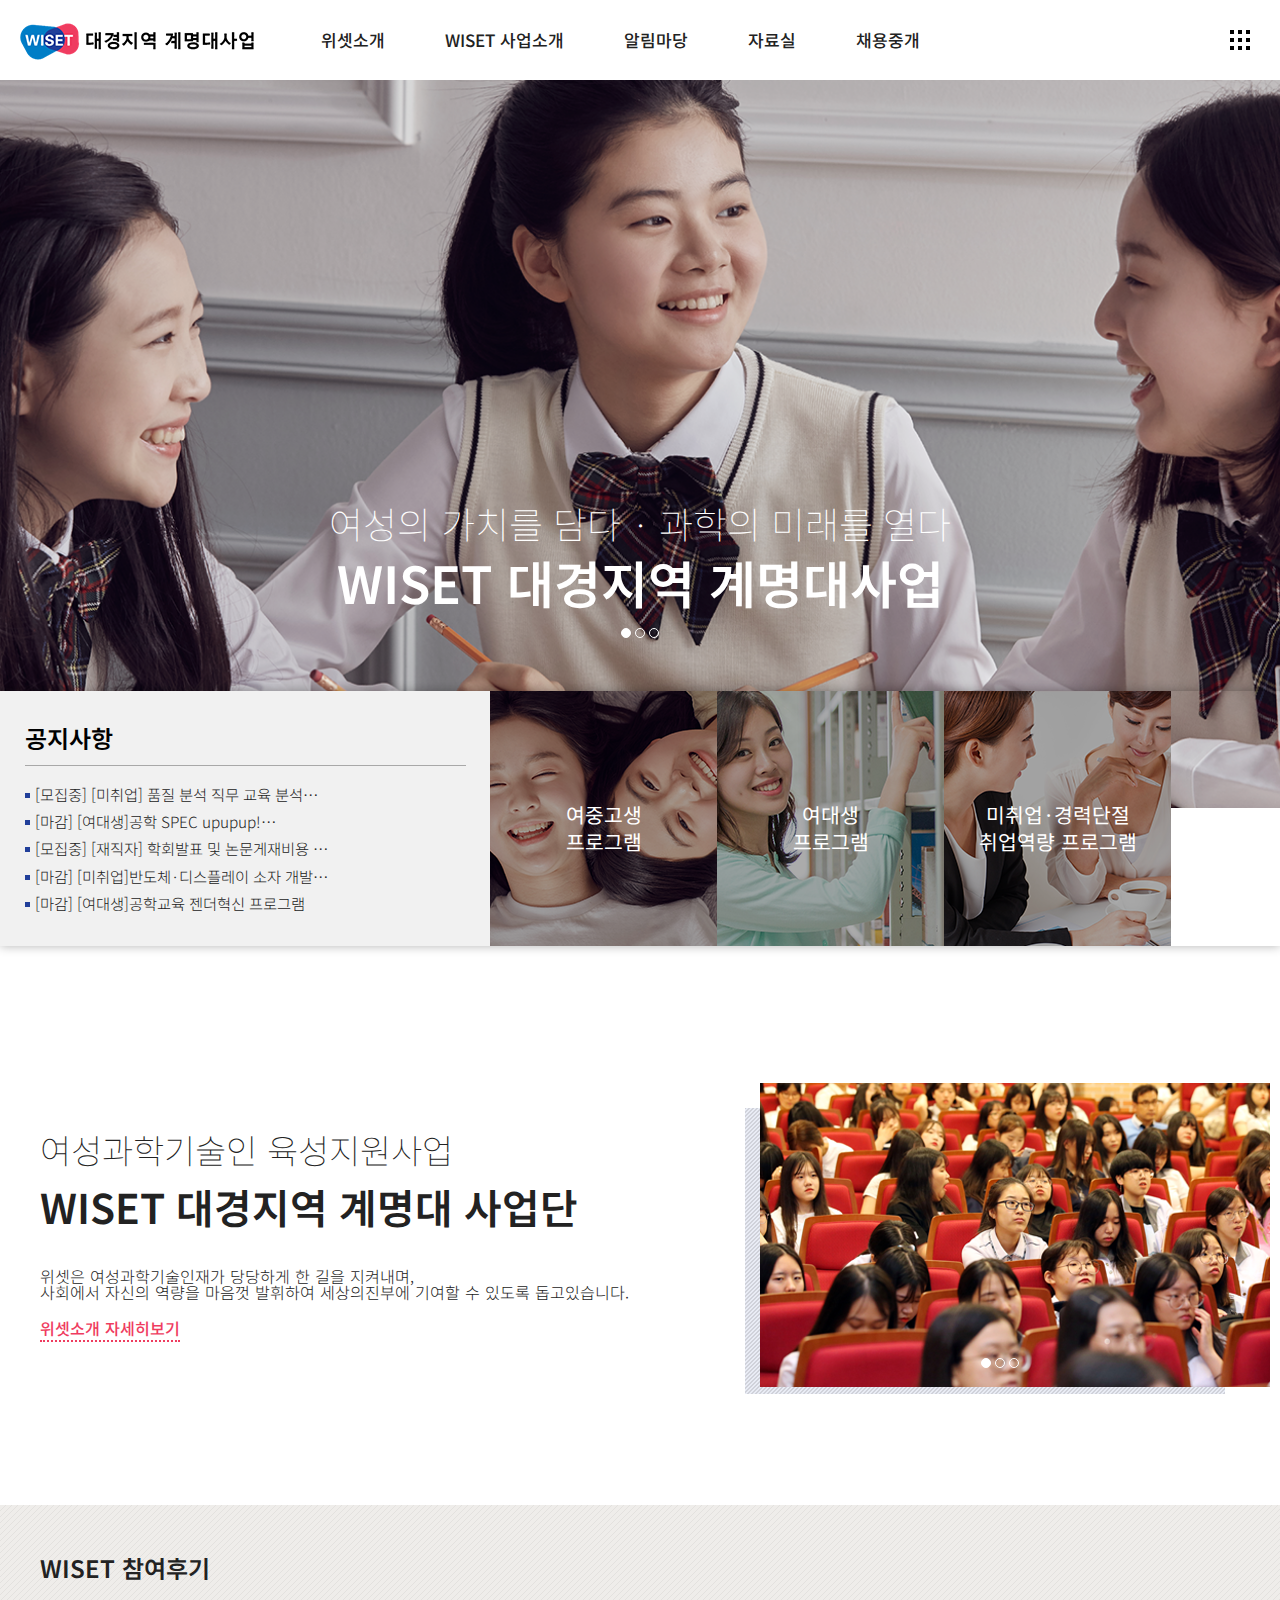
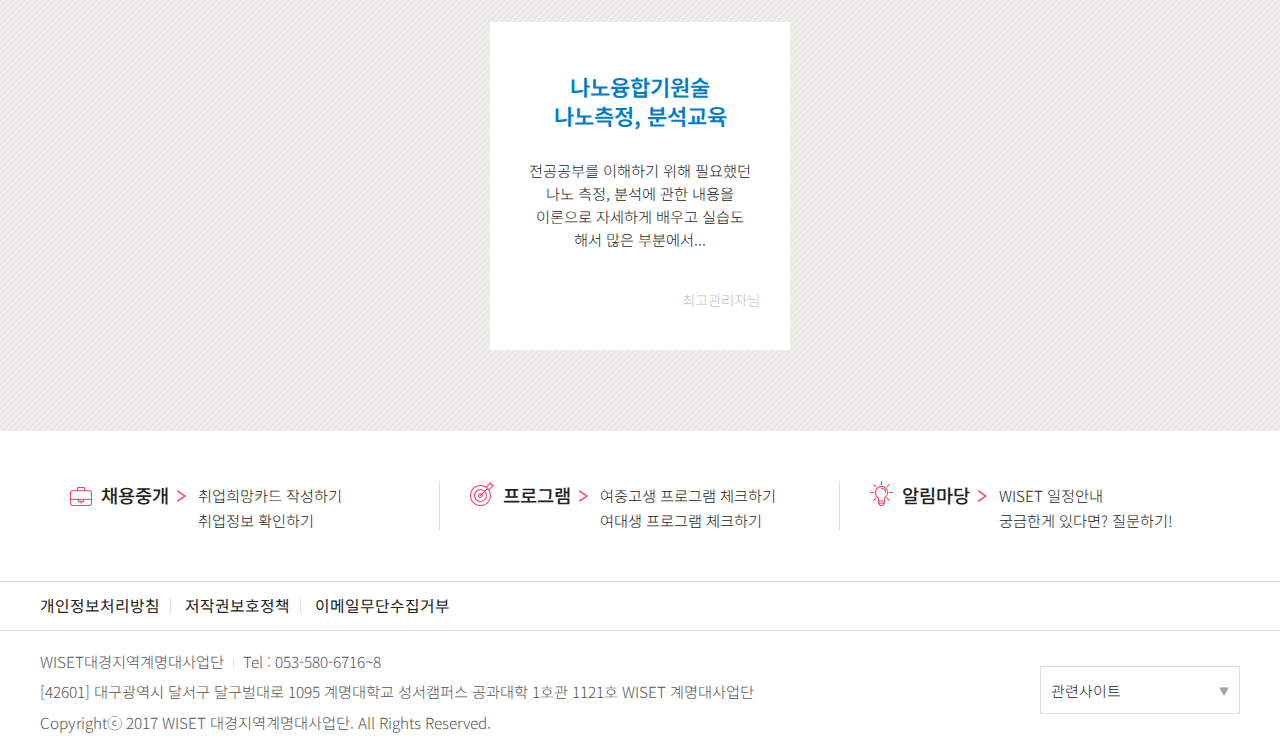
<file: port/project_wisetkmu/index.html>
<!DOCTYPE html>
<html lang="ko">

<head>
    <meta charset="utf-8">
    <meta http-equiv="X-UA-Compatible" content="IE=edge">
    <link rel="shortcut icon" href="image/favicon.ico" type="image/x-icon">
    <link rel="apple-touch-icon-precomposed" href="image/mobile_web_icon.png">
    <title></title>
    <!--[if lt IE 9]>
	<script src="https://oss.maxcdn.com/libs/html5shiv/3.7.0/html5shiv.js"></script>
	</script>
	<![endif]-->
    <link rel="stylesheet" type="text/css" href="css/reset.css">
    <link rel="stylesheet" type="text/css" href="css/main.css">
    <script src="https://ajax.googleapis.com/ajax/libs/jquery/3.4.1/jquery.min.js"></script>
    <script type="text/javascript" src="js/script.js"></script>
</head>

<body>
    <!-- 전체레이아웃 -->
    <div id="wrap">
        <!-- 상단영역 -->
        <div id="header">
            <span class="logo">
                <a href="#"><img src="image/hd_logo.png" alt="대경지역계명대산업단"></a>
            </span>
            <span class="gnb">
                <ul class="hd_menu">
                    <li>
                        <a href="">
                            <span>위셋소개
                            <span class="bar"></span>
                            </span>
                        </a>
                        <ul class="hd_submenu">
                            <li><a href="#">사업단장 인사말</a></li>
                            <li><a href="#">사업단 소개</a></li>
                            <li><a href="#">세부사업</a></li>
                            <li><a href="#">조직도</a></li>
                            <li><a href="#">찾아오시는길</a></li>
                        </ul>
                    </li>
                    <li>
                        <a href="">
                            <span>WISET 사업소개
                            <span class="bar"></span>
                            </span>
                        </a>
                        <ul class="hd_submenu">
                            <li><a href="#">여중고생 프로그램</a></li>
                            <li><a href="#">여대생 프로그램</a></li>
                            <li><a href="#">미취업·경력단절<br>취업역량 제고 프로그램</a></li>
                            <li><a href="#">재직자 경력개발 프로그램</a></li>
                        </ul>
                    </li>
                    <li>
                        <a href="">
                            <span>알림마당
                            <span class="bar"></span>
                            </span>
                        </a>
                        <ul class="hd_submenu">
                            <li><a href="#">공지사항</a></li>
                            <li><a href="#">WISET 일정안내</a></li>
                            <li><a href="#">Q&A</a></li>
                        </ul>
                    </li>
                    <li>
                        <a href="">
                            <span>자료실
                            <span class="bar"></span>
                            </span>
                        </a>
                        <ul class="hd_submenu">
                            <li><a href="#">갤러리</a></li>
                            <li><a href="#">참여후기</a></li>
                        </ul>
                    </li>
                    <li>
                        <a href="">
                            <span>채용중개
                            <span class="bar"></span>
                            </span>
                        </a>
                        <ul class="hd_submenu">
                            <li><a href="#">취업희망카드</a></li>
                            <li><a href="#">취업정보</a></li>
                        </ul>
                    </li>
                </ul>
            </span>
            <span class="hd_full">
            </span>
        </div>
        <!--// 상단영역 -->
        <!-- 메인영역 -->
        <div id="main">
            <!-- 비주얼 영역 -->
            <div class="visual">
                <div class="vis_tt">여성의 가치를 담다 · 과학의 미래를 열다</div>
                <div class="vis_tt2">WISET 대경지역 계명대사업</div>
                <div class="dot">
                    <span class="dot_on"></span>
                    <span></span>
                    <span></span>
                </div>
            </div>
            <!-- 선택박스 -->
            <div class="box_outline">
                <div class="sec_box">
                    <span class="notice">
                        <span class="notice_tit">공지사항</span>
                        <ul class="notice_list">
                            <li><a href="#">[모집중] [미취업] 품질 분석 직무 교육 분석…</a></li>
                            <li><a href="#">[마감] [여대생]공학 SPEC upupup!…</a></li>
                            <li><a href="#">[모집중] [재직자] 학회발표 및 논문게재비용 …</a></li>
                            <li><a href="#">[마감] [미취업]반도체·디스플레이 소자 개발…</a></li>
                            <li><a href="#">[마감] [여대생]공학교육 젠더혁신 프로그램</a></li>
                        </ul>
                    </span>
                    <span class="program_box">
                        <span class="program">
                            <span class="program_bg"></span>
                            <a href="#">여중고생<br>프로그램</a>
                        </span>
                        <span class="program">
                            <span class="program_bg"></span>
                            <a href="#">여대생<br>프로그램</a>
                        </span>
                        <span class="program">
                            <span class="program_bg"></span>
                            <a href="#">미취업·경력단절<br>취업역량 프로그램</a>
                        </span>
                        <span class="program">
                            <span class="program_bg"></span>
                            <a href="#">재직자<br>경력개발프로그램</a>
                        </span>
                    </span>
                </div>
            </div>
            <!-- 메인중간영역 -->
            <div class="main_mid">
                <div class="container">
                    <div class="introduce">
                        <div class="intro_t">여성과학기술인 육성지원사업</div>
                        <div class="intro_tit">WISET 대경지역 계명대 사업단</div>
                        <div class="intro_con">위셋은 여성과학기술인재가 당당하게 한 길을 지켜내며,<br>사회에서 자신의 역량을 마음껏 발휘하여 세상의진부에 기여할 수 있도록 돕고있습니다.</div>
                        <div class="intro_link"><a href="#">위셋소개 자세히보기</a></div>
                    </div>
                    <div class="mid_vis">
                        <img src="image/sec02_img_01.png" alt="visual2">
                        <div class="dot dot_position">
                            <span class="dot_on"></span>
                            <span></span>
                            <span></span>
                        </div>
                    </div>
                </div>
            </div>
            <!-- 참여후기 -->
            <div class="review">
                <div class="review_tit">WISET 참여후기</div>
                <div class="review_box">
                    <div class="rb_tit">
                        <a href="#">
                            나노융합기원술<br>
                            나노측정, 분석교육
                        </a>
                    </div>
                    <div class="rb_content">
                        <a href="">
                            전공공부를 이해하기 위해 필요했던<br>
                            나노 측정, 분석에 관한 내용을<br>
                            이론으로 자세하게 배우고 실습도<br>
                            해서 많은 부분에서...
                        </a>
                    </div>
                    <div class="rb_writer">
                        최고관리자님
                    </div>
                </div>
            </div>
            <!-- 메인하단영역 -->
            <div class="main_bot">
                <span class="bot_recruit">
                    <span class="main_bot_L">
                        <span class="main_bot_icon"><img src="image/sec04_img_01.png"></span>
                        <span class="main_bot_tit">채용중개</span>
                    </span>
                    <span class="main_bot_R">
                        <span class="main_bot_con"><a href="#">취업희망카드 작성하기</a></span>
                        <span class="main_bot_con"><a href="#">취업정보 확인하기</a></span>
                    </span>
                </span>
                <span class="bot_program">
                    <span class="main_bot_L">
                        <span class="main_bot_icon"><img src="image/sec04_img_02.png"></span>
                        <span class="main_bot_tit">프로그램</span>
                    </span>
                    <span class="main_bot_R">
                        <span class="main_bot_con"><a href="#">여중고생 프로그램 체크하기</a></span>
                        <span class="main_bot_con"><a href="#">여대생 프로그램 체크하기</a></span>
                    </span>
                </span>
                <span class="bot_notice lastline">
                    <span class="main_bot_L">
                        <span class="main_bot_icon"><img src="image/sec04_img_03.png"></span>
                        <span class="main_bot_tit">알림마당</span>
                    </span>
                    <span class="main_bot_R">
                        <span class="main_bot_con"><a href="#">WISET 일정안내</a></span>
                        <span class="main_bot_con"><a href="#">궁금한게 있다면? 질문하기!</a></span>
                    </span>
                </span>
            </div>
        </div>
        <!-- 하단영역 -->
        <div id="footer">
            <div class="footer_top">
                <div class="container">
                    <span class="ft_tit"><a href="#">개인정보처리방침</a></span>
                    <span class="ft_tit"><a href="#">저작권보호정책</a></span>
                    <span class="ft_tit lastline"><a href="#">이메일무단수집거부</a></span>
                </div>
            </div>
            <span class="footer_bot">
                <div class="container">
                    <span class="fb_L">
                        <div class="fb_con">
                            <span>WISET대경지역계명대사업단 </span>
                            <span class="fb_con_line"></span>
                            <span>Tel : 053-580-6716~8</span>
                        </div>
                        <div class="fb_con">
                            [42601] 대구광역시 달서구 달구벌대로 1095 계명대학교 성서캠퍼스 공과대학 1호관 1121호 WISET 계명대사업단
                        </div>
                        <div class="fb_con">
                            Copyrightⓒ 2017 WISET 대경지역계명대사업단. All Rights Reserved.
                        </div>
                    </span>
                    <span class="fb_R">
                        <ul class="linksite">
                            <li><a href="#">관련사이트</a>
                                <ul class="linksite_sub">
                                    <li><a href="#">관련사이트1</a></li>
                                    <li><a href="#">관련사이트2</a></li>
                                    <li><a href="#">관련사이트3</a></li>
                                    <li><a href="#">관련사이트4</a></li>
                                </ul>
                            </li>
                        </ul>
                    </span>
                </div>
            </span>
        </div>
        <!--// 하단영역 -->
    </div>
    <script type="text/javascript">
    
    </script>
</body>

</html>
</file>
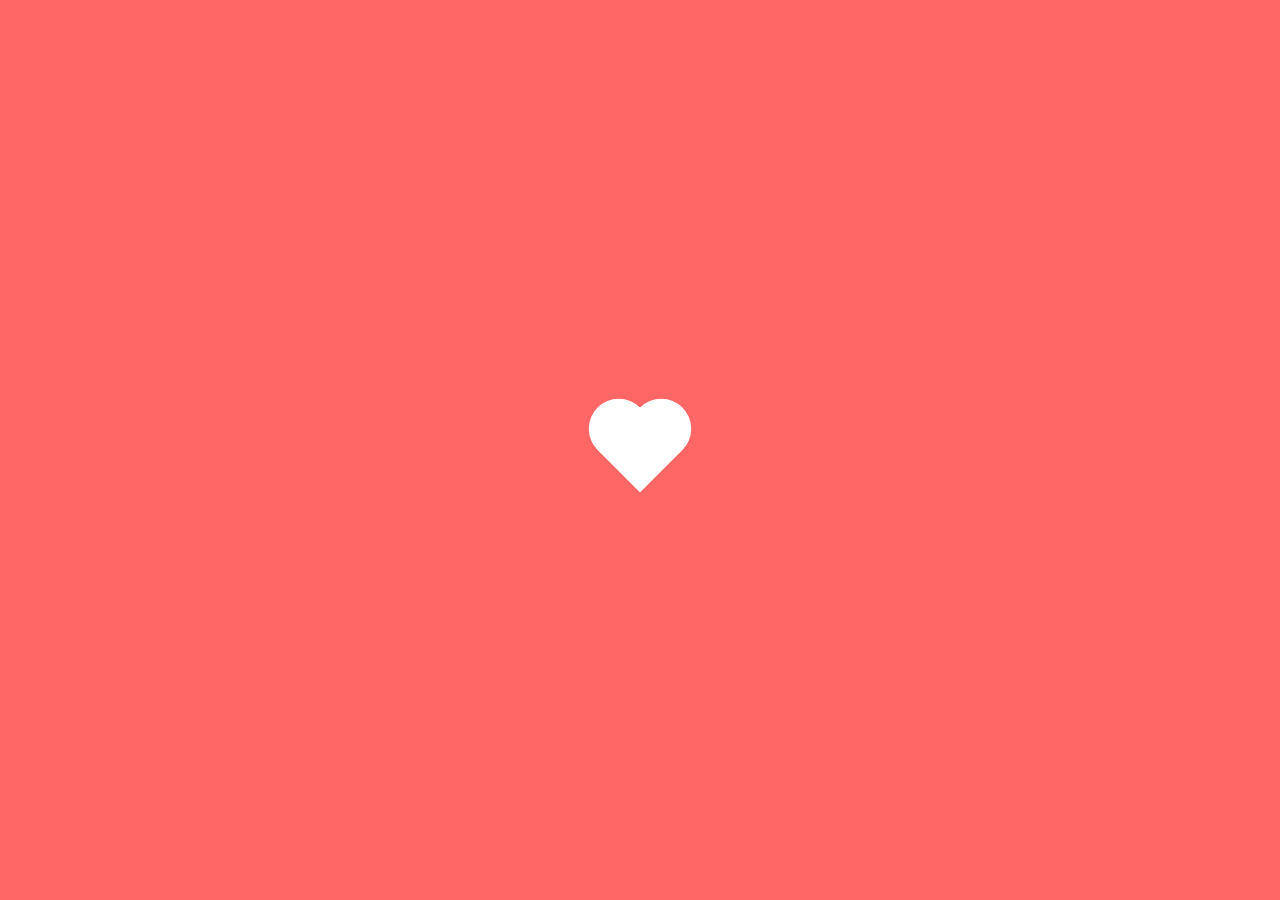
<file: assets/ani2.html>
<!DOCTYPE html>
<html lang="ko">
<head>
	<meta charset="UTF-8">
	<title>Document</title>
	<style>
		* {margin: 0; padding: 0; box-sizing: border-box;}
		html, body {width: 100%; height: 100%;}
		#wrap {
			background: #ff6666;
			width: 100%;
			height: 100%;
			animation: bgChange 1s infinite;
		}
		.heart {
			width: 60px; height: 60px;
			background: #fff;
			position: absolute;
			left: 0;
			top: 0;
			right: 0;
			bottom: 0;
			margin: auto;
			transform: rotate(-45deg);
			animation: heartbeat 1s ease-out infinite;
		}
		.heart:before,
		.heart:after {
			content: "";
			position: absolute;
			width: 60px; height: 60px;
			background: #fff;
			border-radius: 50%;
		}
		.heart:before { top: 0; left: 30px; }
		.heart:after { top: -30px; left: 0; }
		
		@keyframes heartbeat {
			0% { transform: scale(1) rotate(-45deg); }
			50% { transform: scale(0.6) rotate(-45deg);}
		}
		@keyframes bgChange {
			50% { background: #dd2222; }
		}
	</style>
</head>
<body>
	<div id="wrap">
		<div class="heart"></div>
	</div>
</body>
</html>
</file>
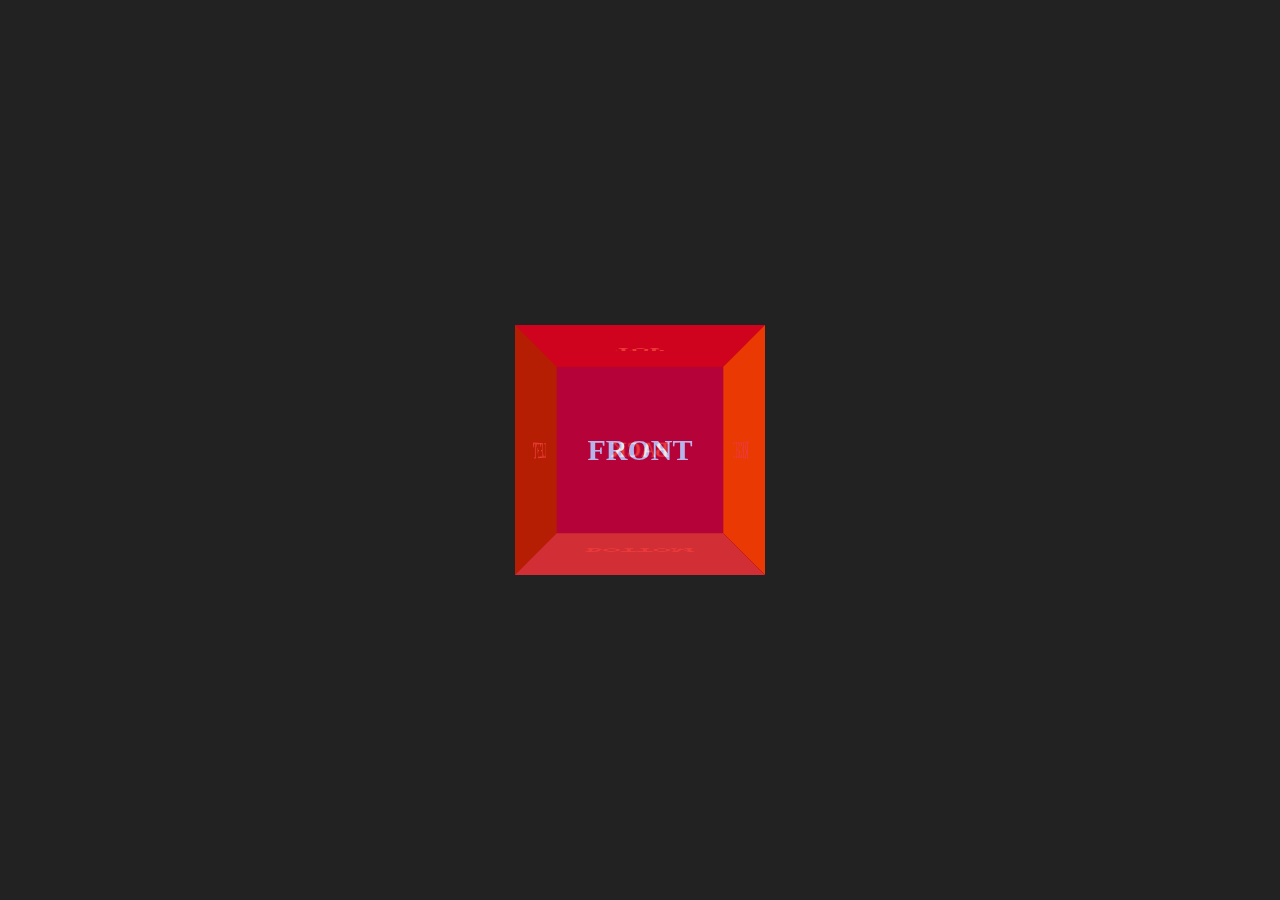
<file: assets/ani3.html>
<!DOCTYPE html>
<html lang="ko">

<head>
    <meta charset="UTF-8">
    <title>Document</title>
    <style>
    * {
        padding: 0;
        margin: 0;
        box-sizing: border-box;
    }

    #wrap {
        position: fixed;
        width: 100%;
        height: 100%;
        background: #222;
        -webkit-perspective: 300px;
        perspective: 500px;
    }

    .cube {
        position: absolute;
        left: 0;
        top: 0;
        right: 0;
        bottom: 0;
        margin: auto;
        width: 200px;
        height: 200px;
        transform-style: preserve-3d;
        animation: ani-rotate 3s linear infinite;
    }
	@keyframes ani-rotate {
		0% {
			transform: scale(1) rotateX(0deg) rotateY(0deg) rotateZ(0deg);
		}
		50% { transform: scale(0.6) rotateX(180deg) rotateY(180deg) rotateZ(180deg);;  }
		100% {
			transform: scale(1) rotateX(360deg) rotateY(360deg) rotateZ(360deg);
		}
	}

    .cube > div {
        width: 200px;
        height: 200px;
        position: absolute;
        left: 0;
        top: 0;
		/*backface-visibility: hidden;*/
       
		opacity: .7;
		color: #fff;
        font-size: 24px;
        font-weight: bold;
        text-transform: uppercase;
        text-align: center;
        line-height: 200px;
    }
	/*앞*/
    .cube > div:nth-child(1) {
        transform: rotateY(0deg) translateZ(100px);
        background: red;
    }
	/*뒤*/
    .cube > div:nth-child(2) {
        transform: rotateY(180deg) translateZ(100px);
        background: blue;
    }
	/*좌*/
    .cube > div:nth-child(3) {
        transform: rotateY(-90deg) translateZ(100px);
        background: green;
    }
	/*우*/
    .cube > div:nth-child(4) {
        transform: rotateY(90deg) translateZ(100px);
        background: yellow;
    }
	/*위*/
    .cube > div:nth-child(5) {
        transform: rotateX(90deg) translateZ(100px);
        background: purple;
    }
	/*아래*/
    .cube > div:nth-child(6) {
        transform: rotateX(270deg) translateZ(100px);
        background: skyblue;
    }
    </style>
</head>

<body>
    <div id="wrap">
        <div class="cube">
            <div>front</div>
            <div>back</div>
            <div>left</div>
            <div>right</div>
            <div>top</div>
            <div>bottom</div>
        </div>
    </div>
</body>

</html>
</file>
<file: port/project_Burger/css/main.css>
@charset : "utf-8";

* {
    margin: 0;
    padding: 0;
    box-sizing: border-box;
}

ul,
li {
    list-style: none;
}

a {
    text-decoration: none;
    color: #222;
}
html, body {
	width: 100%;
	height: 100%;
}

/* SCROLL */
::-webkit-scrollbar { width: 10px; }
/* 스크롤바의 width */
::-webkit-scrollbar-track { background-color: #333; }
/* 스크롤바의 전체 배경색 */
::-webkit-scrollbar-thumb { 
    background: #999; 
}
/* 스크롤바 색 */
::-webkit-scrollbar-button { display: none; }
/* 위 아래 버튼 (버튼 없애기를 함) */

/*전체레이아웃*/
#wrap {
    position: relative;
    width: 100%;
 	height: 100%;
}

#header {
    position: absolute;
    left: 0;
    top: 0;
    width: 100%;
    height: 117px;
    background: url('../images/bg_topnav_2017.png') no-repeat,
    url('../images/bg_topnav_repeat.png') repeat-x;
	z-index: 99999;
}
.logo {
	position: relative;
	float: left;
	margin-left: 35px;
}
.gnb {
	position: relative;
	float: left;
	margin-left: 50px;
	margin-top: 43px;
}
.mainmenu {
	position: relative;
	display: inline-block;
}
.mainmenu > li {
	position: relative;
	display: inline-block;
	float: left;
}
.mainmenu > li > a {
	display: block;
	width: 100%;
	height: 100%;
	text-indent: -9999px;
}
.mainmenu > li:nth-child(1) {
	width: 91px;
	height: 45px;
	background: url('../images/topnav_history.png') no-repeat;
	background-position: 0px 0px;
}

.mainmenu > li:nth-child(2) {
	width: 151px;
	height: 45px;
	background: url('../images/topnav_foundations.png') no-repeat;
	background-position: 0px 0px;
}
.mainmenu > li:nth-child(3) {
	width: 131px;
	height: 45px;
	background: url('../images/topnav_downloads.png') no-repeat;
	background-position: 0px 0px;
}
.mainmenu > li:nth-child(4) {
	width: 131px;
	height: 45px;
	background: url('../images/topnav_contactus.png') no-repeat;
	background-position: 0px 0px;
}
.mainmenu > li:nth-child(1):hover,
.mainmenu > li:nth-child(2):hover,
.mainmenu > li:nth-child(3):hover,
.mainmenu > li:nth-child(4):hover {
	background-position: 0px -45px;
}
.search {
	position: relative;
	float: right;
	margin-right: 45px;
	margin-top: 45px;
}
#sbt {
	position: absolute;
	right: 0;
	top: 0;
	width: 45px;
	height: 35px;
	background: url('../images/search_go.png') no-repeat;
	background-position: 0px 0px;
	text-indent: -9999px;
	border: none;
	cursor: pointer;
}
#sbt:hover {
	background-position: 0px -35px;
}

#stxt {
	position: absolute;
	right: 52px;
	top: 1px;
	background: url('../images/bg_search_textbox_white.jpg') no-repeat;
	width: 136px;
	height: 29px;
	line-height: 29px;
	border: none;
	padding: 0px 8px;
	color: #999;
	font-style: italic;
	font-size: 12px;
}

.search input:focus {
	outline-style: none;
}

/*메인영역*/
#main {
	position: relative;
	width: 100%;
	height: 100%;
	background: url('../images/home_Frisco.jpg') no-repeat;
	background-position: top 95px center;
	background-size: contain;
}
#view_shop {
	position: absolute;
	right: 40px;
	top: 130px;
	width: 224px;
}

.shop_info_top {
	position: relative;
	display: block;
	width: 100%;
	float: left;
}
.shop_info_txt {
	position: relative;
	display: block;
	width: 100%;
	float: left;
	color: #fff;
	font-size: 14px;
	font-family:  Verdana, Helvetica, sans-serif;
	line-height: 20px;
	text-indent: 25px;
	text-transform: uppercase;
	background: url('../images/currentlyviewing_bg.png') repeat-y;

}
.shop_info_top img {
	vertical-align: top;
}

.title {
	cursor: pointer;
}
.pyo {
	position: absolute;
	right: 15px;
	top: 5px;
	width: 11px;
	height: 7px;
	border: none;

	background: url('../images/currentlyviewing_arrow.png') no-repeat;
	background-position: 0px -7px;
	cursor: pointer;
}
.pyo:focus {
	outline-style: none;
}
.show_list_wrap {
	position: relative;
	display: block;
	width: 100%;
	height: 190px;
	overflow-y: scroll;
	overflow-x: hidden;

	padding: 10px 0;

	float: left;
	background: url('../images/currentlyviewing_bg.png') repeat-y;
	
	display: none;
}
.show_list {
	position: relative;
	display: block;
}
.show_list > li {
	color: #fff;
	font-size: 14px;
	font-family:  Verdana, Helvetica, sans-serif;
	line-height: 25px;
	text-indent: 25px;
	text-transform: uppercase;
	cursor: pointer;
}
.show_list > li:hover {
	color: #f11e1e;
}
.show_list > li:active {
	background: #ff0000;
	color: #fff;
}
.select_list {
	background: #ff0000 !important;
	color: #fff !important;
}

.shop_info_bot {
	position: relative;
	display: inline-block;
	width: 100%;
	float: left;
}
.shop_info_bot img {
	vertical-align: top;
}

.category_wrap {
	position: absolute;
	left: 0;
	bottom: 153px;
	width: 100%;
	text-align: center;
}
.category {
	position: relative;
	display: inline-block;
}
.category > li {
	display: inline-block;
}
.category a {
	display: inline-block;
	width: 239px;
	height: 114px;
	transition: all 0.2s;
}
.category img {
	width: 100%;
	
}
.category a:hover {
	width: 290px;
}

/*하단영역*/
#footer {
    position: absolute;
    left: 0;
    bottom: 0;

    width: 100%;
    height: 95px;
}

.footer_top {
	position: relative;
	width: 100%;	
	height: 30px;
	background: #bc0404;
}
.footer_top > ul {
	position: relative;
	display: inline-block;
	margin-left: 35px;
}
.footer_top > ul > li {
	position: relative;
	display: inline-block;
	float: left;
	padding: 11px 0px;
	margin-right: 20px;
}
.footer_top > ul > li > a {
	display: inline-block;
	text-indent: -9999px;
}
.footer_top > ul > li:nth-child(1) a {
	width: 66px;
	height: 9px;
	background: url('../images/bottomnav_giftcards.png') no-repeat;
	background-position: 0px 0px;
}
.footer_top > ul > li:nth-child(2) a {
	width: 91px;
	height: 9px;
	background: url('../images/bottomnav_nutrition.png') no-repeat;
	background-position: 0px 0px;
}
.footer_top > ul > li:nth-child(3) a {
	width: 105px;
	height: 9px;
	background: url('../images/bottomnav_cookout_trailer.png') no-repeat;
	background-position: 0px 0px;
}
.footer_top > ul > li:hover a {
	background-position: 0px -9px;
}
.footer_bot {
	position: relative;
	width: 100%;
	height: 65px;
	background: #fff;
	padding-top: 11px;
	padding-left: 35px;
	padding-right: 45px;
}
.footer_left {
	position: relative;
	float: left;
	font-size: 12px;
	color: #7a7a7a;
	font-family: Verdana, Helvetica, sans-serif;
}
.footer_left a {
	display: inline-block;
	text-indent: -9999px;
	width: 22px;
	height: 22px;
	background: url('../images/fb_icon.png') no-repeat;
	margin-left: 5px;
	
	vertical-align: middle;
}
.footer_right {
	position: relative;
	float: right;
}
.footer_right > ul {
	position: relative;
	display: inline-block;
}
.footer_right > ul > li {
	display: inline-block;
	float: left;
	margin-right: 20px;
}
.footer_right > ul > li > a {
	display: inline-block;
	font-size: 10px;
	color: #a71812;
	font-family: Verdana, Helvetica, Arial, sans-serif;
	font-weight: bold;
}
.footer_right > ul > li > a:hover {
	text-decoration: underline;
}
</file>
<file: port/project_Dohsh/css/main.css>
@charset "utf-8";
@import url('https://fonts.googleapis.com/css?family=Nanum+Gothic|Ropa+Sans&display=swap');

* {
    margin: 0;
    padding: 0;
    box-sizing: border-box;
}

a {
    text-decoration: none;
    color: #333;
}

li {
    list-style: none;
}

/*특이한 레이아웃*/
body {
    margin-right: 110px;
    background: #f4f4f4;

}

/*공통요소*/

/*전체레이아웃*/
#wrap {
    position: relative;
    width: 100%;
    margin: 0 auto;
}

/*상단영역*/
#header {
    position: fixed;
    left: 0;
    top: 0;

    width: 100%;
    height: 95px;
    z-index: 9999;

    background: #fff;
    border-bottom: 2px solid #a3a3a3;
    text-align: center;

    min-width: 1380px;
}

.logo {
    position: absolute;
    display: inline-block;
    left: 10px;
    top: 10px;
}

.etc_menu {
    position: absolute;
    display: inline-block;
    left: 148px;
    top: 10px;
    font-family: 'Ropa Sans', 'Nanum Gothic', sans-serif;
    font-size: 15px;
    color: #606060;
    text-align: left;
    text-transform: uppercase;
}

.etc_menu a {
    color: #606060;
}

.etc_menu ul {
    position: relative;
    display: block;
}

.etc_menu ul li {
    position: relative;
    display: inline-block;
    margin-right: 40px;
}

.etc_menu ul li:last-child {
    margin-right: 0px;
}

.gnb {
    position: relative;
    display: inline-block;
    margin-top: 42px;
    margin-left: -90px;
}

.gnb>ul {
    position: relative;

    /*overflow: hidden;*/
    /*background: #fff;*/
}

.gnb>ul>li {
    position: relative;
    display: block;
    float: left;
    border: 1px solid #a3a3a3;
    margin-left: -1px;

    min-width: 120px;
}

.gnb>ul>li>a {
    position: relative;
    display: block;
    line-height: 50px;

    padding: 0px 45px;
    font-size: 12px;
    font-weight: bold;
    color: #3b3b3b;
    font-family: 'Ropa Sans', 'Nanum Gothic', sans-serif;

    /* Permalink - use to edit and share this gradient: https://colorzilla.com/gradient-editor/#ffffff+32,ededed+100 */
    background: rgb(255, 255, 255);
    /* Old browsers */
    background: -moz-linear-gradient(top, rgba(255, 255, 255, 1) 32%, rgba(237, 237, 237, 1) 100%);
    /* FF3.6-15 */
    background: -webkit-linear-gradient(top, rgba(255, 255, 255, 1) 32%, rgba(237, 237, 237, 1) 100%);
    /* Chrome10-25,Safari5.1-6 */
    background: linear-gradient(to bottom, rgba(255, 255, 255, 1) 32%, rgba(237, 237, 237, 1) 100%);
    /* W3C, IE10+, FF16+, Chrome26+, Opera12+, Safari7+ */
    filter: progid:DXImageTransform.Microsoft.gradient(startColorstr='#ffffff', endColorstr='#ededed', GradientType=0);
    /* IE6-9 */
}
.gnb > ul > li > a:hover {
	text-decoration: underline;
}
.gnb > ul > li:hover > a {
	background: #fff;
}
.gnb > ul > li:hover > .submenu {
	display: block;
}
.submenu {
	position: relative;
	display: none;
	width: 100%;
	margin: 0 auto;
	background: #fff;
	padding-bottom: 20px;
}
.submenu > li {
	position: relative;
	width: 90%;
	margin: 0 auto;
	padding: 5px 0;
}
.submenu > li:first-child {
	border-top: 2px solid #d4d4d4;
}
.submenu_tit {
	position: relative;
	display: block;
	color: #9e9e9e;
	font-size: 13px;
	font-weight: bold;
	font-family: 'Ropa Sans', 'Nanum Gothic', sans-serif;
	padding: 10px 0;
	padding-bottom: 25px;
}

.submenu_tit:after {
	content: '';
	width: 4px;
	height: 2px;
	background: #aeaeae;
	position: absolute;
	left: 50%;
	margin-left: -2px;
	bottom: 10px;
}

.submenu_sub {
	position: relative;
	display: block;
	font-size: 11px;
	color: #5a5a5a;
	font-family: 'Ropa Sans', 'Nanum Gothic', sans-serif;
	line-height: 20px;
	font-weight: bold;
}

.search {
    position: absolute;
    display: inline-block;
    right: 115px;
    bottom: 25px;
}

.search fieldset {
    border: none;
}

.search legend {
    display: none;
}

.search label {
    display: none;
}

#stxt {
    position: relative;
    width: 250px;
    height: 44px;
    border: 1px solid #a8a8a8;
    float: left;
    margin-top: 1px;
    color: #333;

    /*stxt 안에 글자 쓸때 들여 쓰기*/
    /*text-indent: 15px*/
    /*or*/
    /*padding-left: 15px;*/
    /*padding-right: 15px;*/
    /*or*/
    padding: 0 15px;
}

#stxt:focus {
    outline-style: none;
}

#sbt {
    position: relative;
    vertical-align: middle;
    float: left;
}

/*메인영역*/
#main {
    position: relative;
    width: 100%;
}
.visual {
	position: relative;
}
.slide {
	position: relative;
	width: 100%;
	height: 580px;
	overflow: hidden;
	background: url('../image/mainSlide_03.jpeg') #303030 no-repeat center;
}
.slide_txt {
	position: relative;
	background: #3c3b39;
	text-align: center;
}
.good {
	position: relative;
	text-align: center;
	background: #f4f4f4;
	padding: 13px 0;
}
.best_item {
	position: relative;
	display: inline-block;
}
.good_list {
	position: relative;
	display: inline-block;
	font-size: 0;
	width: 1080px;
	overflow: hidden;

	margin-top: 13px;
}
.good_box {
	display: inline-block;
	float: left;
	margin-right: 13px;
}
.good_list .good_box:last-child {
	margin-right: 0;
}

.season_item {
	position: relative;
	width: 100%;
	background: url('../image/footerBg.png');
	background-repeat: repeat-x;
	background-position: center top;
	text-align: center;
	background-size: cover;

	padding-bottom: 45px;
}
.season_title {
	display: inline-block;

}
.season_list {
	position: relative;
	display: inline-block;
}
.season_list > ul {
	position: relative;
}
.season_list > ul > li {
	position: relative;
	display: inline-block;
	float: left;
	min-width: 120px;
}
.tit {
	display: inline-block;
	font-size: 20px;
	color: #fff;
	border-bottom: 2px solid #fff;
	padding: 5px 0;
	width: 90%;

	margin-bottom: 13px;
}
.season_submenu {
	position: relative;
}
.season_submenu > li {
	padding: 3px 0;
}
.season_submenu > li > a {
	display: block;
	color: #fff;
	font-size: 15px;
	font-family: 'Ropa Sans', 'Nanum Gothic', sans-serif;
}
.tt {
	text-transform: uppercase;
	font-style: italic;
	font-weight: bold;
}
.tt:before {
	content: ' ';
}

/*하단영역*/
#footer {
    position: relative;
    width: 100%;
    background: #f4f4f4;
    padding-top: 120px;
    padding-bottom: 20px;
    padding-left: 30px;

    font-size: 13px;
    color: #717171;
    font-family: 'Ropa Sans', 'Nanum Gothic', sans-serif;
    font-weight: bold;
}
#footer>ul {
	position: relative;
	margin-top: 15px;
}
#footer>ul>li {
	margin-bottom: 5px;
}
#footer a:hover {
	text-decoration: underline;
}

/*오른쪽 고정 메뉴*/
#fix_menu {
    position: fixed;
    right: 0;
    top: 0;
    width: 110px;
    height: 100%;
    background: #1f1f22;
    z-index: 99999;
    border-left: 1px solid #634e3e;

    text-align: center;
}

#fix_menu > ul {
	display: inline-block;
	margin-top: 200px;
}
#fix_menu > ul > li {
	margin-bottom: 3px;
}
#fix_menu > ul > li > a {
	font-size: 11px;
	color: #aeaaaa;
	font-family: '돋움', sans-serif;
	text-transform: uppercase;
}
.left_tit {
	color: #fff;
	font-family: 'Ropa Sans', 'Nanum Gothic', sans-serif;
	font-weight: bold;

	display: block;
	padding-bottom: 10px;
	margin-bottom: 10px;
	border-bottom: 2px solid #fff;
}
.gotop {
	position: absolute;
	left: 0;
	bottom: 25px;
	display: block;
	width: 100%;
}
</file>
<file: port/project_Dongsan/css/main.css>
@charset "utf-8";
@import url('https://fonts.googleapis.com/css?family=Lato|Montserrat|Noto+Sans+KR:300,400,500,700&&display=swap');

* {
    margin: 0;
    padding: 0;
    box-sizing: border-box;
    font-family: 'Noto Sans KR', sans-serif;
}

a {
    text-decoration: none;
    color: #000;
}

li {
    list-style: none;
}
/* 공통사항 */
.container {
	position: relative;
	width: 1100px;
	height: 100%;
	margin: 0 auto;
}
/* 전체레이아웃*/
#wrap {
	position: relative;	
}
/* 상단영역*/
#header {
	position: relative;
	z-index: 9999;	
}
.header_top{
	position: relative;
	width: 100%;
	height: 40px;
	overflow: hidden;

	background: #17478f;
}
.header_top_left {
	position: absolute;
	left: 0;
	top: 0;
}
.header_top_left > ul {
	position: relative;
	display: inline-block;
}
.header_top_left > ul > li {
	position: relative;	
	float:left;
	border-left: 1px solid #456ca5;
	border-right: 1px solid #456ca5;
	margin-left: -1px;
}
.header_top_left > ul > li > a {
	color: #fff;
	padding: 0px 20px;
	display: inline-block;
	font-size: 13px;
	letter-spacing: -0.06em;
	font-family: 'Noto Sans KR', sans-serif;
	font-weight: 700;
	line-height: 40px;
}
.header_top_left > ul > li > a:hover {
	background: #133c78;
}

.on {
	background: #fff !important;
	color: #0e356d !important;
}

.header_top_right {
	position: absolute;
	right: 0;
	top: 0;
}
.header_top_right a {
	color: #b1bfd5;
	/*padding: 0px 20px;*/
	display: inline-block;
	font-size: 13px;
	letter-spacing: -0.06em;
	font-family: 'Noto Sans KR', sans-serif;
	font-weight: 700;
	line-height: 40px;
}
.header_top_right a:hover {
	color: #fff;
}

.header_main {
	position: relative;
	width: 100%;
	height: 91px;
	background: #fff;
	border-bottom: 1px solid #dfdfdf;

	text-align: center;
}
.logo{
	position: relative;
	display: inline-block;
	float: left;
	line-height: 91px;
}
.logo a img {	
	width: 218px;
	height: 27px;
	vertical-align: middle;
}

.gnb{
	position: relative;
	display: inline-block;
}
.gnb > ul {
	position: relative;
	display: inline-block;
}
.gnb > ul > li {
	position: relative;
	float:left;
	line-height: 91px;
}
.gnb > ul > li > a {
	display: inline-block;
	padding: 0 35px;

	font-size: 20px;
	color: #222;
	font-family: 'Noto Sans KR', sans-serif;
	font-weight: 700;
}

.etc{
	position: relative;
	display: inline-block;
	float: right;

	line-height: 91px;
}
.etc span {
	display: inline-block;
	cursor: pointer;
}
.etc img {
	vertical-align: middle;
}

.allmenu {
	margin-right: 10px;
}
/* 메인영역*/
#main {
	position: relative;	
}
.visual {
	position: relative;
	width: 100%;
	height: 687px;
	background: #dfdfdf;
	overflow: hidden;
}
#slide {
	position: relative;
	width: 100%;
	height: 100%;
	overflow: hidden;
	background: url('../image/mvisual_img14.jpg') no-repeat center;
}
.prev {
	position: absolute;
	left: 0;

	top: 50%;
	margin-top: -37px;
	cursor: pointer;
	display: inline-block;
}
.next {
	position: absolute;
	right: 0;

	top: 50%;
	margin-top: -37px;
	cursor: pointer;
	display: inline-block;
}

.part {
	position: relative;
	margin-top: -60px;
	z-index: 999;
}
.part_table {
	position: relative;
	width: 100%;
	overflow: hidden;

	-webkit-box-shadow: 5px 5px 20px 0px rgba(0,0,0,0.3);
	-ms-box-shadow: 5px 5px 20px 0px rgba(0,0,0,0.3);
	-o-box-shadow: 5px 5px 20px 0px rgba(0,0,0,0.3);	
	-moz-box-shadow: 5px 5px 20px 0px rgba(0,0,0,0.3);	
	box-shadow: 5px 5px 20px 0px rgba(0,0,0,0.3);
}
.part_table > li {
	position: relative;
	float: left;
	width: 25%;
	height: 275px;
}
.part_table > li:nth-child(1){	
	background: url('../image/colorBox_bg01.jpg');
	background-size: cover;
}
.part_table > li:nth-child(2){	
	background: url('../image/colorBox_bg02.jpg');
	background-size: cover;
}
.part_table > li:nth-child(3){	
	background: url('../image/colorBox_bg03.jpg');
	background-size: cover;
}
.part_table > li:nth-child(4){	
	background: skyblue;
}
.part_table > li:nth-child(5){	
	background: url('../image/colorBox_bg05.jpg');
	background-size: cover;
}
.part_table > li:nth-child(6){	
	background: url('../image/colorBox_bg06.jpg');
	background-size: cover;
}
.part_table > li:nth-child(7){	
	background: url('../image/colorBox_bg07.jpg');
	background-size: cover;
}
.part_table > li:nth-child(8){	
	background: url('../image/colorBox_bg08.jpg');
	background-size: cover;
}

.part_box {
	position: relative;
	display: inline-block;
	width: 100%;
	height: 100%;
	padding: 35px;
}
.part_tit {
	position: relative;
	display: block;
	text-align: center;
	font-size: 28px;
	color: #fff;
	font-family: 'Noto Sans KR', sans-serif;
	font-weight: 700;
	margin-bottom: 18px;
}
.part_desc {
	position: relative;
	display: block;
	text-align: center;
	font-size: 14px;
	color: #fff;
	font-family: 'Noto Sans KR', sans-serif;
	font-weight: 400;
	opacity: 0.7;
	line-height: 1.2;
	margin-bottom: 30px;
}
.part_bt {
	position: relative;
	display: block;
	border: 1px solid rgba(255,255,255,0.25);
	height: 44px;
	line-height: 44px;
	border-radius: 44px;
	background: rgba(255,255,255,0.2);
	margin-bottom: 10px;
	
	-webkit-box-shadow: 0 0 10px 5px rgba(0,0,0,0.05);
	box-shadow: 0 0 10px 5px rgba(0,0,0,0.05);
}
.part_bt:hover {
	background: #fff;
	transition: all 0.2s;
}

.part_bt a {
	display: block;
	font-size: 14px;
	color: #fff;
	font-family: 'Noto Sans KR', sans-serif;
	font-weight: 400;
	text-indent: 25px;
	background: url('../image/colorBox_btn_icon.png') no-repeat;
	background-position: right 20px center;
}

.part_bt:hover .bt01 {
	color: #1588d8;
	background: url('../image/colorBox_btn_icon_on01.png') no-repeat;
	background-position: right 20px center;
}
.part_bt:hover .bt02 {
	color: #26569c;
	background: url('../image/colorBox_btn_icon_on02.png') no-repeat;
	background-position: right 20px center;
}

.part_bt:hover .bt03 {
	color: #5d5e63;
	background: url('../image/colorBox_btn_icon_on03.png') no-repeat;
	background-position: right 20px center;
}

.part_bt:hover .bt05 {
	color: #6ea41a;
	background: url('../image/colorBox_btn_icon_on05.png') no-repeat;
	background-position: right 20px center;
}

.part_bt:hover .bt06 {
	color: #e95f38;
	background: url('../image/colorBox_btn_icon_on06.png') no-repeat;
	background-position: right 20px center;
}

.part_bt:hover .bt07 {
	color: #e29812;
	background: url('../image/colorBox_btn_icon_on07.png') no-repeat;
	background-position: right 20px center;
}

.part_bt .bt08 {
	background: none;
	text-align: center;
	text-indent: 0;
}
.part_bt:hover .bt08 {
	color: #846d4a;
}
.count_4 .part_bt {
	width: 48%;
	float: left;
}
.count_4 .part_bt:nth-child(2n) {
	margin-left: 4%;
}

.count_4 {
	padding-left: 25px !important;
	padding-right: 25px !important;
}


.part_search {
	position: relative;
	display: block;
	background: #fff;
	height: 44px;
	line-height: 44px;
	border-radius: 44px;
	margin-bottom: 20px;	
}
.part_search fieldset {
	border: none;
}
.part_search legend {
	display: none;
}
.part_search label {
	position: absolute;

	color: #3562a4;
	font-family: 'Noto Sans KR', sans-serif;
	font-weight: 400;

	left: 25px;
	top: 0;
	z-index: 888;
}
.stxt {
	position: absolute;
	left: 25px;
	top: 0px;
	border: none;
	line-height: 44px;
	width: 150px;

	color: #3562a4;
	font-size: 15px;
	font-family: 'Noto Sans KR', sans-serif;
	font-weight: 400;
}
.stxt:focus {
	outline-style: none;
}
.sbt {
	position: absolute;
	right: 15px;
	top: 50%;
	margin-top: -12px;
}

.lable01 {
	color: ##3562a4;
}

.lable02 {
	color: #5d5e63 !important;
}
#stxt_2 {
	color: #5d5e63 !important;
}

.quick_menu {
	position: relative;
}
.quick_menu ul {
	position: relative;
	overflow: hidden;
}
.quick_menu ul li {
	position: relative;
	float: left;
	width: 12.5%;
	text-align: center;
}
.quick_menu ul li a {
	display: inline-block;
	width: 100%;

	text-align: center;
	font-size: 15px;
	font-family: 'Noto Sans KR', sans-serif;
	font-weight: 400;
	color: #444;
	padding-top: 50px;
	margin-bottom: 80px;
}
.quick_menu ul li a img {
	padding-bottom: 25px;
}

.professor {
	position: relative;
	width: 100%;
	background: #eff2f6;

	text-align: center;
}
.tabmenu {
	position: relative;
	display: inline-block;
	margin-top: -30px;
	z-index: 99;
}
.tabmenu > ul {
	display: block;
	float: left;
}
.tabmenu > ul > li {
	display: inline-block;
	float: left;
	padding: 0 40px;
	background: #fff;
	border: 1px solid #dfdfdf;
	margin-left: -1px;

	font-size: 18px;
	font-family: 'Noto Sans KR', sans-serif;
	font-weight: 400;
	color: #666;
	line-height: 60px;
	cursor: pointer;
}

.tabmenu > ul > li:hover {
	color: #fff;
	background: #30405a;
}
.more {
	position: relative;
	display: inline-block;
	float: left;
	padding: 0px 20px;
	line-height: 60px;
	border: 1px solid #dfdfdf;
	margin-left: -1px;
	background: #fff;	
}

.more:hover {
	background: #697cdd;
}
.more:hover a {
	background: url('../image/board_more_on.png') no-repeat center;
}
.more a {
	display: block;
	width: 100%;
	height: 60px;
	width: 30px;
	background: url('../image/board_more.png') no-repeat center;
}

.professor_list {
	position: relative;
	width: 100%;
}
.professor_list > ul {
	position: relative;
	display: block;
	overflow: hidden;
	padding-top: 60px;
	padding-bottom: 20px;
}
.professor_list > ul > li {
	position: relative;
	display: block;
	float: left;
	width: 25%;	
}

.professor_list > ul > li .bg {
	display: block;
	width: 260px;
	height: 310px;	
	background: url('../image/get_img.jpg') no-repeat center;
	background-size: cover;
}

.bg a {
	display: block;
	height: 100%;
	text-align: center;
	background: url('../image/board_mask.png');
	background-repeat: repeat-x;
	background-position: bottom;
}
.bg a:hover .p_tit {
	text-decoration: underline;
}

.p_tit {
	display: inline-block;
	width: 80%;
	text-align: left;
	font-size: 18px;
	font-family: 'Noto Sans KR', sans-serif;
	font-weight: 700;
	color: #fff;

	padding-top: 230px;
	line-height: 1.3;
}
.p_date {
	display: inline-block;
	width: 80%;
	text-align: left;
	font-size: 12px;
	font-family: Lato, sans-serif;
	color: #fff;

	padding-top: 10px;
}

.professor_list_dot {
	position: relative;
	display: inline-block;

	margin-bottom: 80px;
}
.professor_list_dot > ul {
	display: block;
}
.professor_list_dot > ul > li {
	display: inline-block;
	background: #bfc2c5;
	width: 7px;
	height: 7px;
	border-radius: 7px;
	margin: 0 3px;
	cursor: pointer;
}
.list_focus {
	width: 30px !important;
	background: #264156 !important;
}

.news {
	position: relative;
	text-align: center;
	margin-bottom: 60px;
}

.news_wrap {
	position: relative;
	width: 100%;
	text-align: left;
}

.news_list {
	position: relative;
	width: 100%;
	overflow: hidden;
}
.news_list span:nth-child(1) {
	float: left;
}
.news_list span:nth-child(2) {
	float: right;
}

.news_con {
	position: relative;
	display: inline-block;
	width: 525px;
	padding: 30px 0;
	border-bottom: 1px solid #dfdfdf;
}
.news_con > a:hover .news_tit {
	text-decoration: underline;
}

.news_con > a {
	display: block;
	width: 100%;
	overflow: hidden;
}
.news_day {
	display: block;
	float: left;
	width: 50px;
}
.day {
	display: block;
	font-size: 30px;
	color: #3e5ac1;
	font-family: Lato, sans-serif;
	font-weight: bold;
	text-align: center;
	width: 50px;
}
.month {
	display: block;
	font-size: 12px;
	color: #888;
	font-family: Lato, sans-serif;

	margin-top: 10px;
	text-align: center;
	width: 50px;
}

.news_data {
	display: inline-block;
	float: right;
	width: 420px;
}
.news_tit {
	display: block;
	font-size: 18px;
	font-family: 'Noto Sans KR', sans-serif;
	font-weight: 700;
	color: #222;
}
.news_desc{
	display: block;
	font-size: 13px;
	color: #666;
	font-family: 'Noto Sans KR', sans-serif;
	font-weight: 400;
	margin-top: 25px;
	line-height: 1.3;
}

.main_banner {
	position: relative;
	width: 100%;
	height: 115px;
	background: #5773a0;
	text-align: center;
}
.lb {
	position: absolute;
	left: 0;
	bottom: 0;
}
.rt {
	position: absolute;
	right: 0;
	top: -10px;
}

.banner_txt_left {
	position: absolute;
	right: 51%;
	top: 26px;

	display: inline-block;
	font-size: 23px;
	font-family: 'Noto Sans KR', sans-serif;
	font-weight: 300;
	color: #fff;
	line-height: 1.4;
}

.banner_txt_left b {
	font-family: 'Noto Sans KR', sans-serif;
	font-weight: 700;
}

.banner_txt_right {
	position: absolute;
	left: 51%;
	top: 24px;

	display: inline-block;
	background: rgba(0,0,0,0.1);
	font-size: 20px;
	font-family: 'Montserrat', sans-serif;
	color: #fff;

	border-radius: 40px;
	padding: 12px 25px;

	line-height: 36px;

	vertical-align: middle;
}

.banner_txt_right strong {
	font-size: 30px;
	margin-right: 15px;
}
.icon {
	display: inline-block;
	width: 32px;
	height: 32px;
	border-radius: 32px;
	border: 1px solid rgba(255,255,255,0.5);
}
.icon a {
	display: inline-block;
	width: 100%;
	height: 100%;
	font-size: 0;
}

.icon:nth-child(2) {
	background: url('../image/sns_icon01.png') no-repeat center;
}
.icon:nth-child(2):hover {
	background: url('../image/sns_icon01_on.png') #fff no-repeat center;
}

.icon:nth-child(3) {
	background: url('../image/sns_icon02.png') no-repeat center;
}
.icon:nth-child(3):hover {
	background: url('../image/sns_icon02_on.png') #fff no-repeat center;
}

.icon:nth-child(4) {
	background: url('../image/sns_icon03.png') no-repeat center;
}
.icon:nth-child(4):hover {
	background: url('../image/sns_icon03_on.png') #fff no-repeat center;
}

.icon:nth-child(5) {
	background: url('../image/sns_icon04.png') no-repeat center;
}

.icon:nth-child(5):hover {
	background: url('../image/sns_icon04_on.png') #fff no-repeat center;
}


/* 하단영역*/
#footer {
	position: relative;	
	width: 100%;
	background: #3b3d4a;
	padding: 40px 0;
	height: 190px;
}

.footer_left {
	position: relative;
	display: inline-block;
	float: left;
	letter-spacing: -0.06em;
}
.footer_menu {
	position: relative;
	display: inline-block;
}
.footer_menu > li {
	position: relative;
	display: inline-block;
	padding: 0px 10px;	
}
.footer_menu > li:after {
	content: '';
	width: 1px;
	height: 11px;
	background: rgba(255,255,255,0.2);

	position: absolute;
	right: -3px;
	top: 3px;
}


.footer_menu > li:first-child {
	padding-left: 0;
}
.footer_menu > li:last-child {
	padding-right: 0;
}
.footer_menu > li:last-child:after {
	content: none;
}


.footer_menu > li > a {
	display: inline-block;
	font-size: 14px;
	font-family: 'Noto Sans KR', sans-serif;
	font-weight: 400;
	color: #ececec;	
}
.footer_menu > li > a > strong {
	color: #6c7fb1;
}
.footer_menu > li > a:hover {
	color: rgba(255,255,255,1.0);
}
.footer_menu > li > a:hover > strong {
	color: #809cc9;
}
.footer_left_1, .footer_left_2 {
	position: relative;
	display: block;
	font-size: 14px;
	color: #b1b1b7;
	font-family: 'Noto Sans KR', sans-serif;
	font-weight: 400;
}
.footer_left_1 {
	margin-top: 32px;
}
.footer_left_2 {
	margin-top: 10px;
}
.footer_left_3 {
	position: relative;
	display: block;
	font-size: 11px;
	color: #898b92;
	font-family: Lato, sans-serif;
	margin-top: 18px;
}
.sp {
	display: inline-block;
	width: 20px;
}

.footer_right {
	position: relative;
	display: inline-block;
	float: right;
	margin-top: 20px;	
}

.footer_right_1, .footer_right_2 {
	position: relative;
	display: block;
	padding-right: 60px;
	font-size: 12px;
	font-family: 'Noto Sans KR', sans-serif;
	font-weight: 400;
	color: #b1b1b7;

	padding-top: 10px;
	padding-bottom: 10px;

}

.footer_right_1 {
	margin-bottom: 10px;
	background: url('../image/mark_img01.png') no-repeat center right;
}
.footer_right_2 {
	background: url('../image/mark_img02.png') no-repeat center right;
}

.footer_link {
	position: absolute;
	right: 0;
	top: -60px;
}
.link_bt {
	position: absolute;
	right: 0;
	top: 0;
	z-index: 88;

	width: 200px;
	height: 44px;
	line-height: 44px;
	background: url('../image/fsite_arrow.png') #fff no-repeat;
	background-position: right 0px center;

	cursor: pointer;
	box-shadow: 5px 5px 20px 0px rgba(0,0,0,0.3);

	font-family: 'Noto Sans KR', sans-serif;
	font-weight: 400;
	font-size: 13px;
	color: #555;
	padding: 0px 20px;
}

.link_site {
	position: absolute;
	right: 0;
	bottom: 0;

	display: none;

	width: 200px;
	border: 1px solid #dfdfdf;
	background: #f6f6f6;

	padding: 20px 20px;
}

.link_site > li {
	position: relative;
	line-height: 40px;
	border-bottom: 1px solid #dfdfdf;
	transition: all 0.5s;
}
.link_site > li > a {
	font-family: 'Noto Sans KR', sans-serif;
	font-weight: 400;
	font-size: 13px;
	color: #555;
	display: block;
	transition: all 0.5s;
}

.link_site > li:hover {
	border-bottom: 1px solid #16478e;
}
.link_site > li:hover a {
	color: #16478e;
}
</file>
<file: port/project_Dosi/css/main.css>
@charset "utf-8";
@import url('https://fonts.googleapis.com/css?family=Noto+Sans+KR:400,500,700&display=swap');

* {
    margin: 0;
    padding: 0;
    box-sizing: border-box;
}

ul,
li {
    list-style: none;
}

a {
    text-decoration: none;
    color: #444;
}

body {
    font-family: Noto Sans KR, sans-serif;
    color: #444
}

/*공통레이아웃*/
.container {
    position: relative;
    width: 1200px;
    margin: 0 auto;
}

/*전체레이아웃*/
#wrap {
    position: relative;
    width: 100%;
    margin: 0 auto;
}

/*-----------------헤더 영역-----------------*/
#header {
    position: relative;
    width: 100%;
}

/*<!-- 헤더 상단 영역 -->*/
.top_header {
    position: relative;
    display: block;
    width: 100%;
    height: 34px;
    background: #0085cf;
}

.top_menu_left {
    position: relative;
    display: inline-block;
    float: left;
}

.top_menu_left>li {
    display: inline-block;
    float: left;
    margin-left: -1px;
}

.top_menu_left>li>a {
    display: inline-block;
    width: 100%;
    height: 100%;
    padding: 11px 13px;

    color: #fff;
    font-size: 12px;
    border-left: 1px solid #339dd9;
    border-right: 1px solid #339dd9;
    letter-spacing: -.5px;
}

.top_menu_right {
    position: relative;
    display: inline-block;
    float: right;
}

.top_menu_right>li {
    display: inline-block;
    float: left;
    margin-left: -1px;
}

.top_menu_right>li>a {
    display: inline-block;
    width: 100%;
    height: 100%;
    padding: 11px 13px;

    color: #fff;
    font-size: 12px;
    border-left: 1px solid #339dd9;
    border-right: 1px solid #339dd9;
    letter-spacing: -.5px;
}

.top_header li:hover {
    background: #0077ba;
}

/*<!-- 헤더 중간 영역 -->*/
.middle_header {
    position: relative;
    height: 85px;
}

/*-----------------메인 로고--------------------------*/
.logo {
    position: relative;
    float: left;
    margin-top: 30px;
}

/*------------------검색창-------------------------*/
.search {
    position: absolute;
    display: inline-block;
    left: 50%;
    top: 20px;
    margin-left: -180px;
    width: 360px;
    height: 45px;
}

#site_search {
    position: relative;
    display: inline-block;
    width: 100%;
    height: 100%;
    background: #264593;
    border-radius: 45px;
}

#site_search label {
    position: absolute;
    left: 30px;
    top: 14px;
    z-index: 99;

    font-size: 14px;
    color: #fff;
}

#site_search img {
    position: absolute;
    left: 0;
    top: -6px;
}

#stxt {
    position: absolute;
    left: 90px;
    top: 0;
    width: 210px;
    height: 45px;
    background: #264593;
    border-style: none;
    color: #fff;
    text-indent: 10px;
}

#stxt::-webkit-input-placeholder {
    color: #93a2c9;
}

#sbt {
    position: absolute;
    right: 25px;
    top: 12px;
    width: 22px;
    height: 21px;
    background: url('../images/search_icon.png') no-repeat;
    text-indent: -9999px;
    border: none;
    z-index: 99;
}

/*----------------날씨정보---------------------------*/
.weather {
    position: relative;
    height: 34px;
    float: right;
    margin-top: 20px;
}

.weather_icon {
    position: relative;
    top: 5px;
    width: 40px;
    float: left;
}

.weather_icon img {
    width: 40px;
}

.weather_txt {
    position: relative;
    display: inline-block;
    height: 34px;
    float: left;
    margin-left: 10px;
}

.weather_txt ul {
    position: relative;
    width: 100%;
}

.weather_txt ul li {
    font-size: 14px;
    line-height: 20px;
}

.weather_txt1 {
    position: relative;
    display: block;
}

.weather_txt2 {
    position: relative;
    display: inline-block;
    float: left;
}

.weather_txt3 {
    position: relative;
    display: inline-block;
    float: left;
    margin-left: 10px;
}

.weather_txt>ul>li>span {
    color: #ff0000;
    font-weight: 700;
}

.weather_txt>ul>li>b {
    color: #000;
    font-weight: 700;
}

/*<!-- 헤더 하단 영역 -->*/
.bottom_header {
    position: relative;
    margin-top: 85px;
    width: 100%;
    height: 54px;
    border-top: 1px solid #e5e5e5;
    border-bottom: 3px solid #264593;
}

.main_menu {
    position: relative;
    width: 100%;
    margin-top: -1px;
}

.main_menu>li {
    display: inline-block;
    float: left;
    width: 12.5%;
    height: 51px;
    border-right: 1px solid #e5e5e5;
}

.main_menu>li:first-child {
    border-left: 1px solid #e5e5e5;
}

.main_menu>li>a {
    display: block;
    padding: 15px 10px;
    text-align: center;
    font-size: 20px;
    font-weight: 500;
}

/*롤오버 시*/
.main_menu>li:hover {
    background: #264593;
}

.main_menu>li:hover>a {
    color: #fff;
}

/*메인영역*/
#main {
    position: relative;
    width: 100%;
}

.main_1 {
    position: relative;
    width: 100%;
    height: 964px;
    background: url('../images/bg.jpg') no-repeat center;
    background-size: cover;
}

/*----------------시설공단 타이틀---------------------------*/
.main_title {
    position: relative;
    text-align: center;
    margin-top: 80px;
    margin-bottom: 40px;
}

.main_title>span:nth-child(1) {
    display: inline-block;
    font-size: 24px;
    color: #444;
    margin-bottom: 16px;
    font-weight: 500;
}

.main_title>span:nth-child(3) {
    font-size: 40px;
    color: #59a400;
    font-weight: 700;
}

.main_title>span:nth-child(4) {
    font-size: 40px;
    color: #264593;
    font-weight: 700;
}

.main_title>span:nth-child(5) {
    font-size: 40px;
    color: #0085cf;
    font-weight: 700;
}

.main_title>span:nth-child(6) {
    font-size: 40px;
    color: #264593;
    margin-left: -5px;
}

/*-----------------퀵버튼(원) 영역--------------------------*/
.quick_wrap {
    position: relative;
    width: 100%;
}

.quick {
    position: relative;
    display: inline-block;
    width: 100%;
}

.quick>li {
    position: relative;
    display: inline-block;
    width: 14.28571%;
    height: 150px;
    float: left;
    text-align: center;
}

.quick>li>a {
    position: relative;
    display: inline-block;
    width: 150px;
    height: 150px;
    background: #fff;
    border-radius: 150px;
    text-align: center;
    transition: 0.4s;
}

.quick>li>a>.quick_img {
    position: relative;
    display: inline-block;
    margin-top: 20px;
    width: 70px;
    height: 65px;
    background: url('../images/quick.png') no-repeat center;
    background-position: 0px 0px;
    transition: 0.4s;
}

.quick>li:nth-child(1)>a>.quick_img {
    background-position: 0px 0px;
}

.quick>li:nth-child(2)>a>.quick_img {
    background-position: -70px 0px;
}

.quick>li:nth-child(3)>a>.quick_img {
    background-position: -140px 0px;
}

.quick>li:nth-child(4)>a>.quick_img {
    background-position: -210px 0px;
}

.quick>li:nth-child(5)>a>.quick_img {
    background-position: -280px 0px;
}

.quick>li:nth-child(6)>a>.quick_img {
    background-position: -350px 0px;
}

.quick>li:nth-child(7)>a>.quick_img {
    background-position: -420px 0px;
}

.quick>li>a>.quick_txt {
    display: block;

    font-size: 15px;
    color: #000;
    letter-spacing: -.5px;
    font-weight: 700;
}

.callcenter {
    display: inline-block;
    font-size: 13px;
    color: #0085cf;
    margin: 8px 0;
}

/*롤업 했을 경우*/
.quick>li>a:hover {
    background: #0085cf;
}

.quick>li>a:hover>.quick_img {
    background: url('../images/quick_on.png') no-repeat center;
}

.quick>li:nth-child(1)>a>.quick_img {
    background-position: 0px 0px;
}

.quick>li:nth-child(2)>a>.quick_img {
    background-position: -70px 0px;
}

.quick>li:nth-child(3)>a>.quick_img {
    background-position: -140px 0px;
}

.quick>li:nth-child(4)>a>.quick_img {
    background-position: -210px 0px;
}

.quick>li:nth-child(5)>a>.quick_img {
    background-position: -280px 0px;
}

.quick>li:nth-child(6)>a>.quick_img {
    background-position: -350px 0px;
}

.quick>li:nth-child(7)>a>.quick_img {
    background-position: -420px 0px;
}

.quick>li>a:hover>.quick_txt {
    color: #fff;
}

.quick>li>a:hover .callcenter {
    color: #fff;
}

/*-------------------메인 상단 보드 영역------------------------*/
.board_wrap {
    position: relative;
    display: inline-block;
    width: 100%;
    height: 460px;
    overflow: hidden;
    margin-top: 65px;
}

.board_wrap > div {
    display: inline-block;
    border-radius: 10px;
    overflow: hidden;
}

/*-------------------상단보드 알림 영역------------------------*/
.notice {
    position: relative;
    display: inline-block;
    width: 380px;
    height: 460px;
    background: #fff;
    margin: 0 10px;
    float: left;
    padding: 25px 40px;
}

.notice_menu {
    position: relative;
    display: block;
}

.notice_menu>li {
    position: relative;
    display: inline-block;
    width: 25%;
    height: 55px;
    float: left;
    text-align: center;
}

.notice_menu_tit {
    display: inline-block;
    height: 24px;
    color: #000;
    font-size: 18px;
    font-weight: 500;
    letter-spacing: -1px;
    line-height: 1;

    cursor: pointer;
}

.notice_on {
    color: #0085cf;
    border-bottom: 2px solid #0085cf;
}

.notice_menu>li:hover>.notice_menu_tit {
    color: #0085cf;
    border-bottom: 2px solid #0085cf;
}

.notice_list {
    position: absolute;
    top: 30px;
    left: -40px;
    width: 380px;
    text-align: left;
    margin-top: 15px;
}

.notice_list li {
    display: block;
    height: 70px;
    padding: 15px 40px;
    border-bottom: 1px solid #e5e5e5;
}

.notice_list li:last-child {
    border: none;
}

.notice_list_hidden {
    position: absolute;
    display: none;
    top: 30px;
    left: -115px;
    width: 380px;
    text-align: left;
    margin-top: 15px;
    background: #fff;
}
.notice_list_hidden li {
    display: block;
    height: 70px;
    padding: 15px 40px;
    border-bottom: 1px solid #e5e5e5;
}

.notice_menu > li:nth-child(3) > ul {
    left: -190px;
}
.notice_menu > li:nth-child(4) > ul {
    left: -265px;
}   

.notice_menu li:hover ul {
    display: block;
}

.notice_txt {
    display: block;
    font-size: 16px;
    color: #666;
    padding-bottom: 5px;
}

.notice_txt:hover {
    color: #0085cf;
}

.notice_class {
    display: inline-block;
    font-size: 13px;
    font-weight: bold;
}

.c1 {
    /*주차*/
    color: #003366;
}

.c2 {
    /*두류*/
    color: #0143d8;
}

.c3 {
    /*올림픽*/
    color: #366e9c;
}

.c4 {
    /*서재*/
    color: #0074b1;
}

.c5 {
    /*지하*/
    color: #a24e27;
}
.c6 {
    /*구조물*/
    color: #d2c317;
}
.c7 {
    /*범어*/
    color: #bb592c;
}
.c8 {
    /*이동*/
    color: #566d9f;
}
.c9 {
    /*승강장*/
    color: #33cc99;
}

.notice_date {
    display: inline-block;
    font-size: 13px;
    color: #666;
}

.more {
    position: absolute;
    right: 40px;
    bottom: 20px;
    display: block;

    color: #0085cf;
    font-size: 13px;
    font-weight: bold;
}

/*--------------------상단보드 슬라이드 영역-----------------------*/
.board_slide {
    position: relative;
    display: inline-block;
    width: 380px;
    height: 460px;
    margin: 0 10px;
    float: left;
}

.board_slide_visual {
    position: relative;
    width: 100%;
    height: 100%;
}

.board_slide_visual img {
    display: block;
    width: 380px;
    height: 460px;
}

.slide_btn_prev {
    position: absolute;
    left: 20px;
    top: 50%;
    margin-top: -30px;
    width: 60px;
    height: 60px;
    display: inline-block;
    background: rgba(0, 0, 0, 0.2) no-repeat center;
    border-radius: 60px;
}
.slide_btn_prev:hover {
    background: rgba(0, 0, 0, 0.3) no-repeat center;
}
.slide_btn_prev span {
    display: inline-block;
    width: 100%;
    height: 100%;
    background: url('../images/prev2.png') no-repeat 45% 50%;

    cursor: pointer;
}

.slide_btn_next {
    position: absolute;
    right: 20px;
    top: 50%;
    margin-top: -30px;
    width: 60px;
    height: 60px;
    display: inline-block;
    background: rgba(0, 0, 0, 0.2);
    border-radius: 60px;
}
.slide_btn_next span {
    display: inline-block;
    width: 100%;
    height: 100%;
    background: url('../images/next2.png') no-repeat 55% 50%;

    cursor: pointer;
}
.slide_btn_next:hover {
    background: rgba(0, 0, 0, 0.3) no-repeat center;
}

.slide_page_btn {
    position: absolute;
    left: 0;
    bottom: 25px;
    display: block;
    width: 100%;
    height: 25px;
    text-align: center;
}

.slide_page_btn li {
    display: inline-block;
    width: 23px;
    height: 23px;
    border: 3px solid #193a63;
    border-radius: 23px;
    cursor: pointer;
}

.pause {
    border-color: #000 !important;
    background: url('../images/pause.jpg') #fff no-repeat center;
}

.bt_on {
    background: #193a63;
}

.circle:hover {
    background: #193a63;
}

/*---------------------상단보드 체육·교통·문화 영역----------------------*/
.kind_board {
    position: relative;
    display: inline-block;
    width: 380px;
    height: 460px;
    background: #fff;
    margin: 0 10px;
    float: left;
}

.kind {
    position: relative;
    display: block;
    width: 100%;
    height: 307px;
    padding: 20px 25px;
    background: #264593;
}

.kind>li {
    position: relative;
    display: inline-block;
    float: left;
    width: 33.3333%;
    height: 125px;
    text-align: center;
}

.kind_menu {
    position: relative;
    display: inline-block;
    height: 80px;
    cursor: pointer;

    background: url('../images/kind.png') no-repeat;

    color: #fff;
    font-size: 18px;
    font-weight: 500;
    padding-top: 70px;
}

.kind_menu_bar:before {
    content: '';
    position: absolute;
    left: -20px;
    top: 20px;
    display: block;
    width: 1px;
    height: 70px;
    background: #516aa9;
}

/*삼각형 모양 롤업시 나타남*/
.kind>li:hover:after {
    content: '';
    position: absolute;
    left: 40px;
    bottom: 0px;
    display: block;
    width: 30px;
    height: 15px;
    background: url('../images/kind_edge.png') no-repeat;
    background-position: 0px 0px;
}

.kind>li:nth-child(1)>.kind_menu {
    background-position: 0px 0px;
}

.kind>li:nth-child(2)>.kind_menu {
    background-position: -70px 0px;
}

.kind>li:nth-child(3)>.kind_menu {
    background-position: -140px 0px;
}

.kind>li:nth-child(1):hover>.kind_menu {
    color: #ffcc00;
    background: url('../images/kind_on.png') no-repeat;
    background-position: 0px 0px;
}

.kind>li:nth-child(2):hover>.kind_menu {
    color: #ffcc00;
    background: url('../images/kind_on.png') no-repeat;
    background-position: -70px 0px;
}

.kind>li:nth-child(3):hover>.kind_menu {
    color: #ffcc00;
    background: url('../images/kind_on.png') no-repeat;
    background-position: -140px 0px;
}
/*서브영역*/
.kind_submenu {
    position: absolute;
    display: block;
    top: 125px;
    left: -25px;
    width: 380px;
    height: 162px;
    text-align: left;
    background: #fff;

    padding: 20px 20px 0px 30px;
}
.kind > li:nth-child(2) > ul {
    display: none;
}
.kind > li:nth-child(3) > ul {
    display: none;
}
.kind > li:nth-child(2):hover > ul {
    display: block;
    left: -135px;
}
.kind > li:nth-child(3):hover > ul {
    display: block;
    left: -245px;
}

.kind_submenu>li {
    position: relative;
    display: inline-block;
}
.kind_submenu>li:hover a {
    color: #0085cf;
}
.kind_submenu>li:before {
    content: '';
    position: absolute;
    left: -10px;
    top: 15px;
    width: 4px;
    height: 2px;
    background: #264593;
}

.kind_submenu>li:nth-child(2n-1)>a {
    width: 195px;
}

.kind_submenu>li:nth-child(2n) {
    width: 130px;
}

.kind_submenu>li>a {
    display: inline-block;
    font-size: 15px;
    color: #000;
    line-height: 30px;
}

.kind_tel {
    position: relative;
    width: 90%;
    margin: 25px 20px;
    border-top: 1px solid #e5e5e5;
    padding-top: 20px;
}

.kind_tel img {
    margin-left: 20px;
    float: left;
}

.kind_tel_right {
    position: relative;
    display: inline-block;
    margin-left: 15px;
}

.kind_tel_tit {
    display: block;
    color: #263594;
    font-size: 18px;
    font-weight: 500;
    letter-spacing: -1px;
    line-height: 1.2;
}

.kind_tel_number {
    display: block;
    color: #263594;
    font-size: 30px;
    font-weight: 700;
    letter-spacing: -1px;
    line-height: 1.2;
    padding-bottom: 5px;
}

.kind_tel_tt {
    display: block;
    color: #666;
    font-size: 13px;
}

/*대구시설공단 소개 영역*/

.main_2 {
    position: relative;
    width: 100%;
    height: 280px;
    background: #0085cf;
    padding-top: 50px;
}
/*--------------------소개 왼쪽 영역-----------------------*/
.main_2_left {
    position: relative;
    display: inline-block;
    width: 334px;
    height: 94px;
    padding-left: 10px;
    float: left;
}

.logo2 {
    position: absolute;
    display: block;
    right: -5px;
    top: -105px;
    width: 240px;
    height: 133px;
    background: url('../images/dginfo_mark.png') no-repeat;

}

.info_tit {
    display: inline-block;
    width: 334px;
    font-size: 36px;
    font-weight: 700;
    letter-spacing: -1px;
    color: #fff;
}

.info_tt {
    position: relative;
    display: block;
    width: 334px;
    font-size: 14px;
    color: #fff;
    line-height: 1.5;
    padding-top: 20px;
}
/*------------------소개 오른쪽 영역-------------------------*/
.main_2_right {
    position: relative;
    display: inline-block;
    width: 790px;
    height: 48px;
    float: right;
}

.info {
    position: relative;
    display: inline-block;
    width: 790px;
    height: 48px;
    text-align: right;
}

.info>li {
    position: relative;
    display: inline-block;
    width: 180px;
    margin-left: 10px;
    float: left;
    overflow: hidden;
}

.info>li>a {
    display: inline-block;
    border: 2px solid #fff;
    border-radius: 48px;
    width: 180px;
    padding: 15px 15px;
    text-align: center;

    color: #fff;
    font-size: 14px;
    font-weight: 700;
    transition: 0.2s;

}
.info>li>a:hover {
    background: #fff;
    color: #000;
}

.info>li>a:after {
    content: '';
    position: absolute;
    top: 20px;
    left: -10px;
    display: block;
    width: 6px;
    height: 10px;
    background: url('../images/next.jpg') no-repeat center;
} 
.info>li>a:hover:after {
    content: '';
    transition: 0.3s;
    position: absolute;
    top: 20px;
    left: 20px;
    display: block;
    width: 6px;
    height: 10px;
    background: url('../images/next.jpg') no-repeat center;
}

/*메인 하단보드 영역*/
.main_3 {
    position: relative;
    width: 100%;
    height: 570px;
    text-align: center;
}
.main_3_box {
    position: relative;
    display: inline-block;
    width: 400px;
    height: 470px;

    margin-top: -105px;
    padding: 0 10px;
    margin-bottom: 15px;
    float: left;
}
/*------------------알림존 슬라이드 영역-------------------------*/
.small_slide {
    position: relative;
    width: 100%;
    height: 272px;
    margin-bottom: 20px;
    border: 1px solid #e5e5e5;
    border-radius: 10px;
    background: #fff;
    overflow: hidden;
}
.small_slide_tit {
    position: relative;
    display: block;
    width: 100%;
    height: 70px;
}
.small_slide_tit h3 {
    font-size: 24px;
    font-weight: 500;
    letter-spacing: -.5px;
    border-bottom: 1px solid #e5e5e5;
    padding: 30px 40px 15px 40px;
    text-align: left;
}
.small_slide_btn {
    position: absolute;
    display: inline-block;
    top: 25px;
    right: 40px;
}
.small_slide_btn li {
    display: inline-block;
    float: left;
    width: 30px;
    height: 30px;
    text-indent: -9999px;
    border: 1px solid #e5e5e5;
    margin-right: -1px;
    cursor: pointer;
}
.small_slide_btn li:nth-child(1) {
    background: url('../images/prev.jpg') no-repeat center;
}
.small_slide_btn li:nth-child(2) {
    background: url('../images/next.jpg') no-repeat center;
}
.small_slide_btn li:nth-child(3) {
    background: url('../images/pause.jpg') no-repeat center;
}
.small_slide_visual {
    position: relative;
    width: 100%;
}
.small_slide_visual img {
    display: block;
    width: 100%;
    height: 200px;
}
/*------------------정보공개 영역-------------------------*/
.banner_box {
    position: relative;
}
.banner {
    position: relative;
    display: inline-block;
    width: 100%;
    height: 175px;
    border-radius: 10px;
    background: url('../images/banner_bg1.jpg') no-repeat center;
    padding-top: 45px;
    padding-left: 100px;
}
.banner_txt {
    position: relative;
    display: inline-block;
    text-align: left;
    width: 100%;
    height: 100%;
}
.banner h3 {
    font-size: 24px;
    font-weight: 500;
    color: #fff;
    padding-bottom: 15px;
}
.banner p {
    font-size: 14px;
    color: #fff;
    letter-spacing: -.5px;
    line-height: 1.5;
}

.banner:before {
    content: '';
    position: absolute;
    left: 40px;
    top: 45px;
    display: inline-block;
    width: 43px;
    height: 45px;
    background: url('../images/banner_ico1.png') no-repeat center;
}
/*------------------페이스북 영역-------------------------*/
.facebook {
    position: relative;
    display: block;
    width: 100%;
    height: 100%;
    border-radius: 10px;
    background: #fff;
    border: 1px solid #e5e5e5;
    overflow: hidden;
}
.facebook_tit {
    position: relative;
    padding: 30px 40px;
    width: 100%;
    height: 105px;
    border-bottom: 1px solid #e5e5e5;
    text-align: left;
}
.facebook_tit img {
    display: inline-block;
    margin-bottom: 5px;
}
.facebook_tit p {
    font-size: 14px;
    font-weight: 400;
    line-height: 150%;
    color: #444;
}
.facebook_tit a {
    position: absolute;
    top: 30px;
    right: 40px;
    display: inline-block;
    width: 40px;
    height: 40px;
    border: 1px solid #e5e5e5;
    background: url('../images/icon_more.png') no-repeat center;
    text-indent: -9999px;
}
.facebook_tit a:hover {
    border: 1px solid #000;
}
.facebook_script {
    position: relative;
    display: block;
    height: 363px;
    background: #f5f6f7;
    padding: 5px 5px 0px 5px;
    overflow-y: auto;
}
.facebook_script div {
    display: inline-block;
    width: 97%;
    background: #fff;
    border: 1px solid #ebedf0;
    border-top: none;
    margin-bottom: 10px;
    text-align: left;
}
/*-------------------공단보도자료 영역------------------------*/
.news {
    position: relative;
    display: block;
    width: 100%;
    height: 100%;
    border-radius: 10px;
    border: 1px solid #e5e5e5;
    background: #fff;
}
.news_tit {
    position: relative;
    padding: 30px 40px;
    width: 100%;
    height: 105px;
    text-align: left;
}
.news_tit h3 {
    display: inline-block;
    font-size: 21px;
    font-weight: 500;
    color: #000;
    margin-bottom: 5px;
}
.news_tit p {
    font-size: 14px;
    font-weight: 400;
    line-height: 150%;
    color: #444;
}
.news_tit a {
    position: absolute;
    top: 30px;
    right: 40px;
    display: inline-block;
    width: 40px;
    height: 40px;
    border: 1px solid #e5e5e5;
    background: url('../images/icon_more.png') no-repeat center;
    text-indent: -9999px;
}
.news_tit a:hover {
    border: 1px solid #000;
}
.news_script {
    position: relative;
    width: 100%;
    height: 360px;
    padding: 0px 40px 0;
}
.news_script > ul {
    position: relative;
    display: block;
    width: 100%;
    height: 100%;
}
.news_script > ul > li {
    position: relative;
    display: block;
    width: 100%;
    height: 90px;
    margin-bottom: 25px;
}
.news_script > ul > li > a {
    display: block;
    width: 100%;
    height: 90px;
}
.news_script > ul > li > a:hover > .news_script_tt > p{
    color: #0085cf;
}
.news_script_img {
    position: relative;
    display: inline-block;
    width: 120px;
    height: 90px;
    float: left;
    margin-right: 20px;
}
.news_script_img img {
    display: block;
    width: 120px;
    height: 90px;
    border-radius: 10px;
}
.news_script_tt {
    display: block;
    text-align: left;
}
.news_script_tt > p {
    display: inline-block;
    width: 158px;
    height: 70px;
    font-size: 15px;
    color: #000;
    line-height: 1.4;
    overflow: hidden;
}
.news_script_tt > span {
    display: inline-block;
    font-size: 13px;
    color: #000;
    padding-top: 5px;
}


/*하단 롤배너 영역*/
.pd10 {
    padding: 0 10px;
}
.rollbanner_wrap {
    position: relative;
    width: 100%;
    border: 1px solid #e5e5e5;
    border-radius: 10px;
    height: 170px;
    overflow: hidden;
}
.rollbanner {
    position: relative;
    display: inline-block;
    width: 97.5%;
    height: 170px;
    float: left;
}
.rollbanner > ul {
    position: relative;
    display: block;
    width: 100%;
    height: 170px;
    overflow: hidden;
}
.rollbanner > ul > li {
    position: relative;
    display: block;
    width: 25%;
    height: 170px;
    float: left;
    padding: 0 15px;
    padding-top: 20px;
    text-align: center;
    border-right: 1px solid #e0e0e0;
}
.rollbanner_img {
    display: inline-block;
    margin-bottom: 10px;
}

.rollbanner_tt {
    display: block;
    width: 100%;
    height: 38px;
    font-size: 14px;
    color: #444;
    line-height: 1.4;
}
.rollbanner_quick_btn {
    display: inline-block;
    margin-top: 10px;
    padding: 7px 15px;
    border: 1px solid #e0e0e0;
    border-radius: 50px;
    font-size: 14px;
    color: #000;
}
.rollbanner_quick_btn:hover {
    background: #24a1f0;
    border: 1px solid #24a1f0;
    color: #fff;
}

/*롤배너 버튼 영역*/
.rollbanner_btn {
    position: absolute;
    top: 0;
    right: 0;
    display: inline-block;
    width: 31px;
    height: 170px;
    float: left;
    border-left: 1px solid #e0e0e0;
}
.rollbanner_btn > span {
    display: inline-block;
    width: 100%;
    height: 33.3333%;
    text-indent: -9999px;
    cursor: pointer;
}
.rollbanner_btn > span:nth-child(1) {
    background: url('../images/next.jpg') no-repeat 50% 50%;
}
.rollbanner_btn > span:nth-child(2) {
    background: url('../images/prev.jpg') no-repeat 50% 50%;
    border-top: 1px solid #e0e0e0;
    border-bottom: 1px solid #e0e0e0;
}
.rollbanner_btn > span:nth-child(3) {
    background: url('../images/pause.jpg') no-repeat 50% 50%;
}

.rollbanner_btn > span:nth-child(1):hover {
    background: url('../images/next.jpg') #f5f5f5 no-repeat 50% 50%;
}
.rollbanner_btn > span:nth-child(2):hover {
    background: url('../images/prev.jpg') #f5f5f5 no-repeat 50% 50%;
    border-top: 1px solid #e0e0e0;
    border-bottom: 1px solid #e0e0e0;
}
.rollbanner_btn > span:nth-child(3):hover {
    background: url('../images/pause.jpg') #f5f5f5 no-repeat 50% 50%;
}

/*하단영역*/
#footer {
    position: relative;
    width: 100%;
}
/*------------------하단 탑 영역-------------------------*/
.footer_top {
    position: relative;
    width: 100%;
    height: 44px;
    background: #323a47;
}

.footer_top_menu {
    position: relative;
    display: inline-block;
    width: 100%;
    height: 44px;
    text-align: center;
}

.footer_top_menu>li {
    display: inline-block;
    height: 44px;
    float: left;
    border-right: 1px solid #5b616c;
}

.footer_top_menu>li:nth-child(1) {
    border-left: 1px solid #5b616c;
    width: 25%;
    text-align: left;
    padding-left: 30px;
}

.footer_top_menu>li:nth-child(2) {
    width: 25%;
    text-align: left;
    padding-left: 30px;
}

.footer_top_menu>li:nth-child(3),
.footer_top_menu>li:nth-child(4),
.footer_top_menu>li:nth-child(5),
.footer_top_menu>li:nth-child(6) {
    width: 12.5%;
}

.footer_top_menu>li:nth-child(4) a {
    color: #99cc00;
}

.footer_top_menu>li>a {
    display: inline-block;
    width: 100%;
    color: #fff;
    font-size: 14px;
    letter-spacing: -1px;
    padding: 15px 0px;
}

.footer_top_on {
    position: relative;
    display: inline-block;
}

.footer_top_on>a {
    display: inline-block;
    background: url('../images/icon_arrowDown.png') no-repeat 95% center;
}

.footer_on_submenu {
    position: absolute;
    display: block;
    left: 0;
    bottom: 44px;
}

.footer_on_submenu li {
    display: block;
    width: 100%;
    display: none;
}

.footer_on_submenu li a {
    display: block;
    width: 300px;
    height: 33px;
    background: #1d2129;
    padding: 10px 30px;
    border: 1px solid rgba(255, 255, 255, 0.1);
    color: #fff;
    font-size: 13px;
    letter-spacing: -1px;
    margin-top: -1px;
}

.footer_top_on:hover .footer_on_submenu li {
    display: block;
}

.footer_on_submenu li:hover a {
    display: block;
    background: #263593;
}

/*------------------하단 바텀 영역-------------------------*/
.footer_bot {
    position: relative;
    width: 100%;
    height: 130px;
}

.footer_bot>.container {
    padding: 40px 0;
}

.footer_logo {
    position: relative;
    display: inline-block;
    float: left;
}

.adress {
    display: inline-block;
    float: left;
    font-size: 14px;
    font-weight: 400;
    line-height: 150%;
    padding-left: 20px;
}

.footer_bot_right {
    position: relative;
    display: inline-block;
    float: right;
}

.mobile {
    display: inline-block;
    padding: 14px 25px 14px 15px;
    border: 1px solid #ddd;
    border-radius: 30px;
    float: left;
    margin-right: 15px;
    background: url('../images/location_arrow.png') #f5f5f5 no-repeat 90% center;
}

.mobile:hover {
    border: 1px solid #3c6cbb;
    background: url('../images/location_arrow.png') #fff no-repeat 90% center;
}

.mobile a {
    display: block;
    color: #000;
    font-size: 13px;
    font-weight: 700;
}

.mark {
    display: inline-block;
}

.bacord {
    display: inline-block;
}
</file>
<file: port/project_nuhat/css/main.css>
@charset 'utf-8';
@import url('https://fonts.googleapis.com/css?family=Montserrat:400,500,600&display=swap');

/* 기본형 */

* {
    margin: 0;
    padding: 0;
    box-sizing: border-box;
    color: #333;
    font-family: 'Montserrat', sans-serif;
}

li {
    list-style: none;
    font-family: 'Montserrat', sans-serif;
}

a {
    font-family: 'Montserrat', sans-serif;
    text-decoration: none;
}
/* 전체페이지 100% */
html, body {
    width: 100%;
    height: 100%;
    overflow: hidden;
}
#header {
    position: fixed;
    left: 0;
    top: 0;
    width: 100%;
    z-index: 999;
}
/* 로고 */
.logo {
    position: absolute;
    top: 50px;
    left: 60px;
    width: 124px;
    padding: 20px 0;
    margin-bottom: 50px;

}
.logo:before {
    content: "";
    position: absolute;
    left: 0;
    top: 0;
    width: 100%;
    height: 2px;
    background: #000;
    transition: all 0.2s;
}
.logo:after {
    content: "";
    position: absolute;
    left: 0;
    bottom: 0;
    width: 100%;
    height: 2px;
    background: #000;
    transition: all 0.2s;
}
.logo:hover:before {
    top: 6px;
}
.logo:hover:after {
    bottom: 8px;
}

.logo img {
    width: 100%;
    height: 100%;
}

/*죄측 menu*/
.menu {
    position: fixed;
    top: 140px;
    left: 60px;
    z-index: 999;
}
.menu > ul > li > a {
    text-transform: uppercase;
    font-size: 13px;
    font-weight: bold;
    line-height: 40px;
}
.submenu > li > a {
    font-size: 11px;
    font-weight: 600;
    text-transform: uppercase;
    line-height: 24px;
    transition: all 0.3s;
}
.submenu > li > a:hover {
    margin-left: 5px;
}

/* 오른쪽 위쪽 메뉴 버튼 */
.right_menu {
    position: fixed;
    top: 60px;
    right: 100px;
    height: 20px;
}
.right_menu a {
    font-size: 11px;
    font-weight: 600;
    text-transform: uppercase;
    padding: 0px 7px;
}
.right_menu img {
    vertical-align: text-bottom;
}

/* form 태그 */
#search-form {
    display: inline-block;
}

.stxt {
    border: none;
    background: none;
    border-bottom: 1px solid #333;
    font-size: 11px;
    color: #000;
    width: 0px;
    height: 20px;
    outline: none;
}
.sbt {
    border: none;
    background: url('../images/search.png') no-repeat center;
    background-size: contain;
    width: 16px;
    height: 16px;
    vertical-align: middle;
    cursor: pointer;
    outline: none;
}

.board_btn ul {
    display: none;
}

/*햄버거 메뉴 영역*/
#bt_gnb {
    position: fixed;
    display: block;
    top: 60px;
    right: 60px;
    width: 20px;
    height: 20px;
    cursor: pointer;
    z-index: 9999;
}
#bt_gnb span {
    content: "";
    position: absolute;
    top: 0;
    right: 0;
    width: 20px;
    height: 2px;
    background: #000;
    transition: all 0.4s;
}

#bt_gnb span:nth-child(1) {
}
#bt_gnb span:nth-child(2) {
    top: 9px;
}
#bt_gnb span:nth-child(3) {
    top: 18px;
}

#bt_gnb.open span:nth-child(1) {
    background: #fff;
    top: 9px;
    transform: rotate(135deg);
}
#bt_gnb.open span:nth-child(2) {
    display: none;
}
#bt_gnb.open span:nth-child(3) {
    background: #fff;
    top: 9px;
    transform: rotate(-135deg);
}

/* 햄버거 메뉴 */
#gnb {
    position: fixed;
    top: 0px;
    right: 0px;
    width: 50%;
    min-width: 600px;
    height: 100%;
    background: rgba(0,0,0,0.8);
    display: none;
    z-index: 9998;
}

#gnb ul li a {
    color: #fff;
}
.gnb_inner {
    position: absolute;
    left: 50%;
    top: 50%;
    transform: translate(-50%, -50%);
    width: 550px;
    height: 440px;
}
#gnb_search-form {
    position: relative;
    display: block;
    width: 100%;
    height: 60px;
}
.gnb_stxt {
    position: relative;
    display: inline-block;
    width: 100%;
    height: 60px;
    color: #fff;
    font-size: 24px;
    text-indent: 15px;
    background: none;
    outline: none;
    float: left;
    border: 3px solid #fff;
    padding: 5px 0;
}
.gnb_sbt {
    position: absolute;
    right: 0;
    top: 0;
    display: inline-block;
    width: 60px;
    height: 60px;
    background: url('../images/rightsearch.png') no-repeat center;
    float: left;
    border: none;
    outline: none;
    cursor: pointer;
}
#gnb_search-form input::-webkit-input-placeholder {
    color: #fff;
}
.gnb_menu_box {
    position: relative;
    width: 100%;
    margin-top: 60px;
    overflow: hidden;
}
.gnb_menu_box ul:nth-child(1) {
    width: 28%;
    float: left;
}
.gnb_menu_box ul:nth-child(2) {
    width: 32%;
    float: left;
}
.gnb_menu_box ul:nth-child(3) {
    width: 20%;
    float: left;
}
.gnb_menu_box ul:nth-child(4) {
    width: 20%;
    float: left;
}
.gnb_menu_box ul li {
    line-height: 40px;
}
.gnb_menu_box ul li a{
    font-size: 15px;
    font-weight: 600;
}

/*슬라이드 버튼*/
.slidebtn {
    position: fixed;
    right: 10px;
    top: 50%;
    transform: translateY(-50%);
    width: 30px;
    height: 90px;
    z-index: 999;
}
.slidebtn span {
    display: block;
    width: 14px;
    height: 13px;
    margin: 7px;
}
.slidebtn span a {
    display: block;
    width: 5px;
    height: 5px;
    border-radius: 50%;
    background: #333;
    transform: translate(-50%, -50%);
    transition: all 0.2s;
}
.slidebtn span a:hover {
    width: 10px;
    height: 10px;
}
.slidebtn span a.active {
    width: 13px;
    height: 13px;
}

/* 전체레이아웃 */
#wrap {
    position: relative;
    background: #47d4dc;
    width: 100%;
    height: 100%;
}


/* 각 내용별 구성 클래스 */
.page {
    position: absolute;
    left: 0;
    top: 0;
    width: 100%;
    height: 100%;
}
#wrap > .page:nth-child(1) {
    top: 0%;
    background: url('../images/pc-01.jpg') no-repeat center;
    background-size: cover;
}
#wrap > .page:nth-child(2) {
    top: 100%;
    background: url('../images/pc-02.jpg') no-repeat center;
    background-size: cover;
}
#wrap > .page:nth-child(3) {
    top: 100%;
    background: url('../images/pc-03.jpg') no-repeat center;
    background-size: cover;
}
/* 1번 페이지 */
#page1 a {
    display: block;
    width: 100%;
    height: 100%;
}
/* 2번 페이지 */
.page2con {
    position: absolute;
    left: 0;
    top: 50%;
    width: 100%;
    text-align: center;
    transform: translateY(100%);
    transition: all 2.5s;
    opacity: 0;
}
.page2con h2 a {
    display: inline-block;
    color: #fff;
    font-size: 20px;
    text-transform: uppercase;
    letter-spacing: 3px;
    font-family: 'Montserrat', sans-serif;
    font-weight: bold;
    padding: 10px 40px;
    border: 2px solid #fff;
    transition: all 0.3s;
}
.page2con h2 a:hover {
    color: #a8ff00;
    border-color: #a8ff00;
}
.page2con p {
    margin-top: 20px;
    color: #fff;
    font-size: 10px;
    line-height: 20px;
    font-family: 'Montserrat', sans-serif;
    opacity: 0.8;
}
.page2con_ani {
    transform: translateY(-50%);
    opacity: 1;
}
#footer {
    position: absolute;
    left: 0;
    bottom: 0;
    width: 100%;
    height: 40%;
    background: #fff;
    opacity: 0.9;
    overflow: hidden;
}
.footer_container {
    position: relative;
    width: 70%;
    margin: 0 auto;
    margin-top: 80px;
}
.footer_top {
    position: relative;
    width: 100%;
    height: 200px;
    text-align: center;
}
.footer_top > div {
    display: inline-block;
    float: left;
    text-align: left;
    width: 20%;
    font-size: 12px;
    line-height: 24px;
    font-weight: 600;
}
.footer_top > div:nth-child(4) {
    width: 30%;
}
.footer_top > div:nth-child(5) {
    width: 10%;
}
.footer_logo img {
    width: 88px;
    height: 15px;
}
.customer ul li {
    position: relative;
    font-size: 11px;
    line-height: 24px;
    font-weight: 600;
}
.open_time li:first-child {
    font-size: 15px;
}
.bank {
    margin-top: 30px;
}
.customer > .bank > li {
    font-size: 12px;
}

.sns {
    margin-top: 25px;
}
.sns li {
    float: left;
}
.sns li:first-child {
    margin-right: 10px;
}
.sns li a img {
    margin: 0 2px;
    vertical-align: middle;
}
.company span {
    font-size: 11px;
    margin-right: 5px;
}
.footer_top > div:last-child {
    position: relative;
    transition: all 0.3s;
    text-align: right;
}
.register a {
    display: inline-block;
    text-align: center;
    line-height: 24px;
    padding: 10px 30px;
    border: 1px solid #000;
    font-size: 13px;
}
.register a:hover {
    border: 1px solid rgba(0,0,0,0.3);
}
.footer_bottom {
    position: relative;
    display: block;
    width: 100%;
    height: 50px;
}
.footer_bottom div {
    font-size: 11px;
    font-weight: 600;
    float: left;
}
.footer_bottom span {
    position: relative;
    width: 101px;
    height: 20px;
    display: inline-block;
    float: right;
}
</file>
<file: port/project_Seoul/css/main.css>
@charset 'utf-8';
@import url('https://fonts.googleapis.com/css?family=Nanum+Gothic:400,700,800&display=swap');
* {
    margin: 0;
    padding: 0;
    box-sizing: border-box;
}

ul,
li {
    list-style: none;
}

a {
    text-decoration: none;
    color: #222;
    font-family: 'Nanum Gothic', sans-serif;
}

/*공통요소*/

div,
span,
li,
a,
label {
    font-family: 'Nanum Gothic', sans-serif;
}

.dot_7d7d7d:before {
	content: '';
	width: 3px;
	height: 3px;
	background: #7d7d7d;

	position: absolute;
	left: 0;
	top: 50%;
	margin-top: -1px;
}
.mt36 {
	margin-top: 36px !important;
}

/*상단 배너*/
#top_banner {
    position: relative;
    width: 100%;
    text-align: center;
    background: url('../image/top_banner.jpg') #c1e7fe no-repeat center;
    border-bottom: 1px solid #dbdbdb;

    /*enter 키에 의한 여백 없애기*/
    font-size: 0;
    height: 91px;
}

#top_banner a {
    position: relative;
    display: inline-block;
    width: 1150px;
    height: 100%;
}

#pop_day {
    position: absolute;
    right: 0px;
    bottom: 5px;

    font-size: 12px;
    background: rgba(0, 0, 0, 0.5);
    color: #fff;
    border-radius: 5px;
    padding: 5px;
}

#pop_day img {
    width: 9px;
    height: 9px;
    vertical-align: middle;
    cursor: pointer;
}

#pop_day #no_day {
    vertical-align: middle;
}

#pop_day fieldset {
    border: none;
}

#pop_day legend {
    display: none;
}

/*전체레이아웃*/
#wrap {
    position: relative;
    width: 1150px;
    margin: 0 auto;
}

/*상단영역*/
#header {
    position: relative;
    width: 100%;
    height: 48px;
    z-index: 999999;
}

.logo {
    position: absolute;
    left: 0;
    top: 9px;
}

.logo a {
    display: inline-block;
    width: 101px;
    height: 26px;
    background: url('../image/icon_set_common.png') no-repeat;
    background-position: -5px -166px;
    text-indent: -999999px;
}

.gnb {
    position: absolute;
    left: 167px;
    top: 0px;
}

.menu {
    position: relative;
    display: inline-block;
}

.menu>li {
    position: relative;
    display: inline-block;
    float: left;
    margin-right: 20px;
}

.menu>li>a {
    display: inline-block;
    font-size: 16px;
    line-height: 48px;
    font-weight: 700;
}

.etc {
    position: absolute;
    right: 0;
    top: 0;
}

.etc>ul {
    position: relative;
    display: inline-block;
}

.etc>ul>li {
    position: relative;
    display: inline-block;
    float: left;
    margin-left: 20px;
}

.etc>ul>li:first-child {
    margin-left: 0;
}

.etc>ul>li>a {
    font-size: 14px;
    font-weight: 700;
    line-height: 48px;
}

/*메인영역*/
#main {
    position: relative;
    width: 100%;
}

.main_top {
    position: relative;
    width: 100%;
    height: 120px;

    text-align: center;
}

.top_logo {
    position: absolute;
    left: 0;
    top: 50px;
}

.top_logo a {
    display: inline-block;
    width: 151px;
    height: 26px;
    background: url('../image/icon_set_common.png') no-repeat;
    background-position: -24px 0px;
    text-indent: -9999px;
}

.top_search {
    position: absolute;
    top: 40px;
    left: 330px;

    display: inline-block;
    border: 3px solid #2292e9;
    width: 430px;
    height: 42px;
}

#site_search {
    position: relative;
}

#stxt {
    position: absolute;
    left: 0;

    width: 380px;
    border: none;
    line-height: 36px;
    font-size: 14px;
    padding: 0 25px;
}

#site_search label {
    position: absolute;
    right: 40px;
    top: 10px;
    z-index: 99;
}

#sbt:focus,
#stxt:focus {
    outline-style: none;
}

#sbt {
    position: absolute;
    right: 10px;
    top: 7px;
    background: url('../image/icon_set_common.png') no-repeat;
    background-position: -40px -105px;
    width: 21px;
    height: 21px;
    text-indent: -9999px;
    border: none;
}

.top_weather {
    position: absolute;
    right: 0px;
    top: 28px;
    width: 260px;
    height: 80px;
    background: url('../image/bg_weather_hot.png') no-repeat;
}

.top_weather>span {
    display: block;
    text-align: center;
    font-weight: 700;
}

.w_t1 {
    color: #222;
    font-size: 14px;
    padding: 8px 0;
}

.w_t2 {
    color: #fff;
    font-size: 18px;
}

.w_t3 {
    color: #222;
    font-size: 13px;
    padding: 8px 0;
}

.w_close {
    position: absolute;
    right: 2px;
    top: 0;
    cursor: pointer;
}

.top_language {
    position: absolute;
    right: 0;
    top: 0;
}

#select_lang {
    position: relative;
    float: left;
    font-size: 12px;
    background: #fff;
    border: 1px solid #afcfea;
    line-height: 21px;
    height: 21px;
    color: #6ea7d8;
    text-transform: uppercase;
    padding: 0 3px;
}

#select_lang:focus,
#select_bt:focus {
    outline-style: none;
}

#select_bt {
    position: relative;
    float: left;
    font-size: 11px;
    background: #1e6cb3;
    color: #fff;
    border: none;
    width: 30px;
    height: 21px;
    line-height: 21px;
    text-align: center;
}

.main_banner {
    position: relative;
    width: 100%;
    overflow: hidden;
}

#main_banner_slide {
    position: relative;
    float: left;
}

.slide_img {
    position: relative;
    width: 760px;
    height: 350px;
    overflow: hidden;

    background: url('../image/visual_01.png') no-repeat center;
}

.slide_img a {
    display: block;
    width: 100%;
    height: 100%;
}

.slide_left {
    position: absolute;
    left: 0;
    top: 50%;
    margin-top: -25px;

    display: inline-block;
    width: 36px;
    height: 50px;
    background: url('../image/icon_set_common.png') no-repeat;
    background-position: -172px -106px;

    cursor: pointer;
}

.slide_right {
    position: absolute;
    right: 0;
    top: 50%;
    margin-top: -25px;

    display: inline-block;
    width: 36px;
    height: 50px;
    background: url('../image/icon_set_common.png') no-repeat;
    background-position: -213px -106px;

    cursor: pointer;
}

.main_banner_list {
    position: relative;
    float: right;
}

.main_category {
    position: relative;
    width: 100%;
    overflow: hidden;
}

.main_category>ul {
    position: relative;
}

.main_category>ul>li {
    width: 12.5%;
    float: left;
    text-align: center;
}

.main_category a {
    display: block;
    margin-top: 35px;
    margin-bottom: 45px;
}

.main_category .cate_txt {
    display: block;
    margin-top: 16px;
    font-size: 16px;
    color: #222;
}

.main_notice {
    position: relative;
    width: 100%;
    overflow: hidden;
}

.notice {
    position: relative;
    float: left;
    width: 730px;
    height: 178px;
}

h2 {
    color: #222;
    font-size: 24px;
    font-family: 'Nanum Gothic', sans-serif;
    font-weight: 700;
    float: left;
    width: 100%;

    padding-bottom: 15px;
}

.notice_img {
    position: relative;
    display: inline-block;
    width: 237px;
    height: 136px;
    overflow: hidden;
    float: left;
}

.notice_img img {
    display: block;
    width: 100%;
    height: 100%;
    transform: scale(1.0);
    transition: all 0.8s;
}

.notice_img:hover img {
    transform: scale(1.2);
}

.notice_txt {
    position: absolute;
    left: 0;
    bottom: 0;
    display: inline-block;
    width: 100%;
    padding: 12px 0;
    background: rgba(0, 0, 0, 0.4);
    text-align: center;
}

.notice_txt a {
    color: #fff;
    font-size: 16px;
    font-weight: 700;
}

.notice_list {
    position: relative;
    display: inline-block;
    float: right;
    width: 465px;
}

.notice_list>li {
    position: relative;
    width: 100%;
    margin-bottom: 20px;
}

.notice_list>li:last-child {
    margin-bottom: 0;
}

.notice_list_cate {
    display: inline-block;
    font-size: 17px;
    color: #09ac43;
    font-weight: 400;
    padding-right: 18px;
}

.notice_list_tit {
    display: inline-block;
    font-size: 17px;
    color: #222;
    font-weight: 400;
}

.social_banner {
    position: relative;
    float: right;
    width: 360px;
    height: 178px;
    background: url('../image/bg_mayor_2019.gif') no-repeat center;
    background-size: cover;
}

.social_banner>a {
    display: inline-block;
    width: 100%;
    height: 100%;
    padding: 27px 24px;
}
.b_1, .b_2, .b_3 {
	display: block;
	font-family: 'Nanum Gothic', sans-serif;
}
.b_1 {
	font-size: 26px;
	color: #0158a8;
	font-weight: 700;
	margin-bottom: 12px;
}
.b_2 {
	font-size: 16px;
	color: #222;
	font-weight: 700;
	margin-bottom: 12px;
}
.b_3 {
	position: relative;
	font-size: 16px;
	color: #7d7d7d;
	font-weight: 400;
	text-indent: 10px;
}

.sns_link {
	position: absolute;
	left: 24px;
	bottom: 27px;
}
.sns_link > a {
	display: inline-block;
	width: 24px;
	height: 24px;
	text-indent: -9999px;
	background: url('../image/icon_mayor_sns.png') no-repeat;
}
.sns_link > a:nth-child(1) {
	background-position: -78px 0px;
}
.sns_link > a:nth-child(2) {
	background-position: -104px 0px;
}
.sns_link > a:nth-child(3) {
	background-position: -130px 0px;
}

.main_service {
    position: relative;
    width: 100%;
    overflow: hidden;
    margin-top: 50px;
    padding-top: 10px;
    padding-bottom: 35px;
    border-bottom: 2px solid #222;
}
.main_service_left {
	position: relative;
	float: left;
	width: 730px;
}
.service_list {
	position: relative;
	display: block;
}
.service_list > li {
	position: relative;
	width: 20%;
	float: left;
	text-align: center;
	background: url('../image/icon_set_service.png') no-repeat;
}
.service_list > li > a {
	display: block;
	font-size: 15px;
	padding-top: 63px;
}
.service_list > li:nth-child(1) {
	background-position: 0px 0px;
}
.service_list > li:nth-child(2) {
	background-position: -145px 0px;
}
.service_list > li:nth-child(3) {
	background-position: -290px 0px;
}
.service_list > li:nth-child(4) {
	background-position: -437px 0px;
}
.service_list > li:nth-child(5) {
	background-position: -583px 0px;
}
.service_list > li:nth-child(6) {
	background-position: -727px 0px;
}
.service_list > li:nth-child(7) {
	background-position: -878px 0px;
}
.service_list > li:nth-child(8) {
	background-position: -1020px 0px;
}
.service_list > li:nth-child(9) {
	background-position: -1167px 0px;
}
.service_list > li:nth-child(10) {
	background-position: -1313px 0px;
}


.view_all {
	position: absolute;
	right: 0;
	top: 0;
}
.view_all > a {
	display: inline-block;
	border: 1px solid #dfdfdf;
	padding: 5px 15px;
	font-size: 15px;
	color: #222;
	background: url('../image/icon_link6.png') no-repeat;
	background-position: right 15px center;
	padding-right: 30px;
}

.main_service_right {
	position: relative;
	float: right;
	width: 360px;
}
.service_link {
	position: relative;
	display: block;
	width: 100%;
	margin-top: 30px;
}
.service_link > li {
	position: relative;
	text-indent: 10px;
	border-bottom: 1px solid #dfdfdf;
	background: url('../image/icon_link2.png') no-repeat;
	background-position: right 10px center;
	line-height: 37px;
}
.service_link > li:last-child {
	border-bottom: none;
}
.service_link a {
	display: inline-block;
	font-size: 16px;
	font-weight: 400;
}
.setting {
	position: absolute;
	top: 0;
	right: 0;
}
.setting a {
	display: inline-block;
	border-bottom: 1px solid #dfdfdf;
	padding: 5px 15px;
	font-size: 15px;
	color: #7d7d7d;
	padding-right: 30px;
}
.set_icon {
	position: absolute;
	right: 2px;
	top: 4px;
	display: inline-block;
	width: 20px;
	height: 20px;
	background: url('../image/icon_set_common.png') no-repeat;
	background-position: -66px -238px;
}

.main_news {
    position: relative;
    width: 100%;
    margin-top: 50px;
    border-bottom: 2px solid #222;
    padding-bottom: 35px;
}
.news_top {
	position: relative;
	width: 100%;
	overflow: hidden;
}
.news_more {
	position: absolute;
	right: 0;
	top: 0;
}
.news_more a {
	display: inline-block;
	padding: 10px 0;
	color: #7d7d7d;
	font-size: 15px;
}
.icon_news {
	display: inline-block;
	margin-left: 3px;
	width: 12px;
	height: 12px;
	background: url('../image/icon_set_common.png') no-repeat;
	background-position: -63px -262px
}

.news_main {
	position: relative;
	width: 100%;
	overflow: hidden;
	margin-top: 20px;
}
.news_main_left {
	position: relative;
	float: left;
	min-height: 400px;
	width: 355px;
}
.news_main_center {
	position: relative;
	float: left;
	margin-left: 42px;
	min-height: 400px;
	width: 355px;
}
.news_main_right {
	position: relative;
	float: right;
	margin-left: 42px;
	min-height: 400px;
	width: 355px;
}

.news_box {
	position: relative;
	width: 100%;
	height: 173px;
	border-bottom: 2px solid #727272;

	margin-bottom: 30px;
}
.news_box > span {
	position: relative;
	display: inline-block;
}
.news_cate {
	color: #fff;
	font-size: 14px;
	font-weight: 700;
	padding: 10px 30px;
}
.bg_brown {
	background: #c35c3c;
}
.bg_green {
	background: #599100;
}
.bg_purple {
	background: #9b64d3;
}
.news_tit {
	width: 100%;
	padding: 15px 0;
}
.news_tit a {
	display: block;
	font-size: 18px;
	font-weight: 700;
	line-height: 1.5;
}
.news_desc {
	width: 100%;
	font-size: 14px;
	font-weight: 400;
	color: #5a5a5a;
	line-height: 1.3;
}
.news_img {
	position: absolute !important;
	left: 0;
	top: 0;
	width: 100%;
}
.news_img > a {
	display: inline-block;
	width: 100%;
	height: 100%;
	overflow: hidden;
}
.news_img > a > img {
	transform: scale(1.0);
	transition: all 0.5s;
}
.news_img > a:hover > img {
	transform: scale(1.1);
}


.news_pic {
	padding-top: 185px;
	height: 376px !important;
}

.news_board {
	position: relative;
	width: 100%;
}
.board_top {
	position: relative;
}
.board_more {
    position: absolute;
    right: 0;
    top: 0;
	display: inline-block;
	text-indent: -9999px;
	width: 22px;
	height: 20px;
	border: 1px solid #dfdfdf;
	background: url('../image/icon_set_common.png') no-repeat;
	background-position: -59px -259px;
}
.board_main {
	position: relative;
}
.board_main > ul {
	position: relative;
}
.board_main > ul > li {
	position: relative;
	font-size: 14px;
	color: #222;
	font-weight: 400;
	line-height: 30px;
    padding-left: 10px;
    /*내용이 긴 경우 ... 글줄임 처리*/
    text-overflow: ellipsis;
    white-space: nowrap;
    word-wrap: normal;
    overflow: hidden;
}
.board_main > ul > li:before {
    content: '';
    width: 2px;
    height: 2px;
    position: absolute;
    left: 0;
    top: 50%;
    margin-top: -1px;
    background: #717578;
}
.board_main b {
	font-weight: 700;
}
.board_purple {
    color: #9b64d3;
}
.board_green {
    color: #599100;
}
.board_blue {
    color: #028ab6;
}
.traffic_info {
    position: relative;
    display: block;
}
.traffic_info > ul {
    position: relative;
    width: 100%;
    display: block;
    overflow: hidden;
}
.traffic_info > ul > li {
    position: relative;
    display: block;
    width: 50%;
    float: left;
}
.traffic_info > ul > li > a {
    display: inline-block;
    font-size: 14px;
    color: #333;
    font-weight: 400;
    line-height: 40px;
    width: 97.5%;
    margin-bottom: 10px;
    text-align: left;
    text-indent: 20px;
    background: url('../image/icon_set_common.png') #ebebeb no-repeat;
    background-position: -42px -197px;
}
.traffic_info > ul > li:nth-child(2n) {
    text-align: right;
}

.main_slide {
    position: relative;
    width: 100%;
    padding-top: 35px;
    padding-bottom: 60px;
}
#banner_slide {
    position: relative;
    width: 100%;
    height: 122px;
    overflow: hidden;
}
#banner_slide > ul {
    position: absolute;
    left: 0;
    top: 0;
}
#banner_slide > ul > li {
    position: absolute;
    left: 0;
    top: 0;
}
.banner_control {
    position: absolute;
    right: 0;
    bottom: 35px;
    font-size: 0;
}
.banner_control > span {
    display: inline-block;
    cursor: pointer;
    width: 20px;
    height: 20px;
    border: 1px solid #dfdfdf;
    margin-left: -1px;
}
.banner_prev {
    background: url('../image/icon_set_common.png') no-repeat;
    background-position: -45px -44px;
}
.banner_pause {
    background: url('../image/icon_set_common.png') no-repeat;
    background-position: -65px -44px;
}
.banner_next {
    background: url('../image/icon_set_common.png') no-repeat;
    background-position: -86px -44px;
}

/*하단영역*/
#footer {
    position: relative;
    width: 100%;
    height: 140px;
}

.footer_top {
    position: relative;
    height: 50px;
    line-height: 50px;
    overflow: hidden;
    border-top: 1px solid #dfdfdf;
    border-bottom: 1px solid #dfdfdf;
}

.footer_menu {
    position: relative;
    float: left;
}

.footer_menu>ul {
    position: relative;
    display: block;
}

.footer_menu>ul>li {
    position: relative;
    display: block;
    float: left;
}

.footer_menu a {
    position: relative;
    display: inline-block;
    margin: 0 9px;
    font-size: 12px;
    color: #636363;
}

.footer_menu a strong {
    color: #000;
}

.footer_menu a:after {
    content: '';
    width: 1px;
    height: 12px;
    background: #dfdfdf;
    position: absolute;
    top: 19px;
    right: -9px;
}

.footer_menu li:first-child a {
    margin-left: 0px;
}

.footer_menu li:last-child a {
    margin-right: 0px;
}

.footer_menu li:last-child a:after {
    content: none;
}

.footer_sns {
    position: relative;
    float: right;
}

.footer_sns>ul {
    position: relative;
    display: inline-block;
}

.footer_sns>ul>li {
    position: relative;
    display: block;
    float: left;
    margin-left: 12px;
}

.footer_sns ul>li>a {
    display: inline-block;
    width: 25px;
    height: 25px;
    text-indent: -9999px;
    background: url('../image/icon_set_sns.png') no-repeat;
    vertical-align: middle;
}

.footer_sns>ul>li:nth-child(1)>a {
    background-position: 0px 0px;
}

.footer_sns>ul>li:nth-child(1)>a:hover {
    background-position: 0px -25px;
}

.footer_sns>ul>li:nth-child(2)>a {
    background-position: -25px 0px;
}

.footer_sns>ul>li:nth-child(2)>a:hover {
    background-position: -25px -25px;
}

.footer_sns>ul>li:nth-child(3)>a {
    background-position: -50px 0px;
}

.footer_sns>ul>li:nth-child(3)>a:hover {
    background-position: -50px -25px;
}

.footer_sns>ul>li:nth-child(4)>a {
    background-position: -75px 0px;
}

.footer_sns>ul>li:nth-child(4)>a:hover {
    background-position: -75px -25px;
}

.footer_sns>ul>li:nth-child(5)>a {
    background-position: -100px 0px;
}

.footer_sns>ul>li:nth-child(5)>a:hover {
    background-position: -100px -25px;
}

.footer_sns>ul>li:nth-child(6)>a {
    background-position: -125px 0px;
}

.footer_sns>ul>li:nth-child(6)>a:hover {
    background-position: -125px -25px;
}

.footer_sns>ul>li:nth-child(7)>a {
    background-position: -150px 0px;
}

.footer_sns>ul>li:nth-child(7)>a:hover {
    background-position: -150px -25px;
}

.footer_bot {
    position: relative;
    width: 100%;
    padding-top: 22px;
    padding-bottom: 27px;
    
    overflow: hidden;
}

.footer_logo {
    position: relative;
    float: left;
    width: 107px;
    height: 46px;
    background: url('../image/icon_set_common.png') no-repeat;
    background-position: -180px 0px;
}

.footer_copy {
    position: relative;
    float: left;
    margin-left: 45px;

    font-size: 12px;
    color: #636363;
    font-weight: 500;

    line-height: 1.6;
}

.footer_copy a {
    color: #636363;
}

.footer_mark {
    position: relative;
    float: right;
}


#gotop {
    position: fixed;
    margin-left: 600px;
    left: 50%;
    bottom: 100px;
    z-index: 9999999;
}
</file>
<file: port/project_srt/css/main.css>
@charset "utf-8";
@import url('https://fonts.googleapis.com/css?family=Nanum+Gothic:400,700&display=swap');

* {
    padding: 0;
    margin: 0;
    box-sizing: border-box;
    font-family: 'Nanum Gothic', sans-serif;
}

ul,
li {
    list-style: none;
    color: #333;
}

a {
    text-decoration: none;
    color: #333;
}

strong {
    font-weight: bold;
}

body {
    font-family: 'Nanum Gothic', sans-serif;
}

/* clearfix 설정*/
.clearfix::after,
.contaniner::after {
    content: "";
    display: block;
    clear: both;
}

#modal {
    display: none;

    position: fixed;
    left: 0;
    top: 0;
    width: 100%;
    height: 100%;
    background: rgba(0, 0, 0, .5);
    z-index: 99999;
}

.modal_con {
    position: absolute;
    left: 50%;
    top: 50%;
    transform: translate(-50%, -50%);
    width: 90%;
    max-width: 600px;
    background-size: contain;
}
.modal_con img {
	width: 100%;
}

.modal_close {
    position: absolute;
    right: 0;
    top: 0;
    width: 30px;
    height: 30px;
    cursor: pointer;
}

#wrap {
    position: relative;
    width: 100%;
    overflow: hidden;
}

.container {
    position: relative;
    width: 1200px;
    margin: 0 auto;
}

.header {
    position: fixed;
    left: 0;
    top: 0;
    width: 100%;
    z-index: 999;
}

/* header_top */
.header_top {
    position: relative;
    width: 100%;
    height: 40px;
    background: #4E2F49;
    z-index: 9999;
}

.login_wrap {
    position: absolute;
    right: 0;
    top: 12px;
}

.login_box {
    position: relative;
}

.login_box>li {
    position: relative;
    float: left;
}

.login_box>li:nth-child(4)::after,
.login_box>li:nth-child(5)::after {
    content: "";
    position: absolute;
    right: 0;
    top: 3px;
    width: 1px;
    height: 12px;
    background: #887485;
}

.login_box>li>a {
    color: #fff;
    font-size: 14px;
    padding: 0 15px;
}

#language {
    width: 95px;
}

#language>a {
    padding-right: 0;
}

.language_btn {
    float: right;
    display: inline-block;
    width: 12px;
    height: 16px;
    background: url('../images/ui-icons_ffffff_256x240.png') no-repeat;
    background-position: -65px -14px;
}

.language {
    position: relative;
    top: 5px;
    background: #fff;
    border: 1px solid #aeaeae;
    display: none;
}

.language>li {
    position: relative;
    display: block;
    width: 100%;
}

.language>li>a {
    display: block;
    font-size: 14px;
    padding: 10px 5px 10px 10px;
}

.language>li>a:hover {
    color: #fff;
    background: #007fff;
}

.flag {
    display: inline-block;
}

/* header_bot */
.header_bot {
    position: relative;
    width: 100%;
    height: 88px;
    background: #fff;
    border-bottom: 1px solid #e5e5e5;
}

.logo {
    position: absolute;
    left: 0;
    top: 25px;
}

.login {
    display: none;
}

.burger {
    display: none;
}

.m_gnb {
    display: none;
}

.m_bg {
    display: none;
}

.gnb {
    position: absolute;
    left: 200px;
    top: 0;
    width: 900px;
    height: 88px;
}

.menu {
    position: relative;
    width: 100%;
    height: 87px;
    z-index: 999;
}

.menu>li {
    position: relative;
    width: 20%;
    float: left;
}

.menu>li:hover>a {
    border-bottom: 3px solid rgb(136, 61, 124);
}

.menu>li>a {
    display: block;
    text-align: center;
    font-size: 19px;
    height: 87px;
    line-height: 87px;
    font-weight: bold;
}

.submenu {
    display: none;

    position: relative;
    width: 100%;
    height: 300px;
    padding-left: 30px;
    border-right: 1px solid #e5e5e5;
}

.submenu>li {
    position: relative;
    display: block;
    width: 100%;
    height: 30px;
}
.submenu>li:first-child {
    margin-top: 30px;
}

.menu>li:last-child>.submenu {
    border: none;
}

.submenu>li>a {
    display: block;
    font-size: 15px;
    line-height: 30px;
    color: #555;
}

.submenu>li>a:hover {
    font-weight: bold;
    color: #000;
}

.submenu>li>a.font_s {
    display: block;
    font-size: 13px;
    text-indent: 15px;
}

.submenu>li>.font_s::after {
    content: "";
    position: absolute;
    left: 5px;
    top: 13px;
    width: 3px;
    height: 3px;
    background: #a6a6a6;
    border-radius: 50%;
}

.gnb_bg {
    display: none;

    position: absolute;
    left: 0;
    top: 88px;
    width: 100%;
    height: 350px;
    background: #fff;
}

/* 메인 */
.main {
    position: relative;
    width: 100%;
    margin: 0 auto;
    background: #f4f4f4 url('../images/bg-e_main_a.png') no-repeat top center;
    padding-bottom: 100px;
    overflow: hidden;

    margin-top: 128px
}

.main_txt {
    position: relative;
    display: inline-block;
    width: 100%;
    height: 200px;
    text-align: center;
    padding-top: 70px;
}
.main_txt > img {
    width: 100%;
    max-width: 617px;
    padding: 0 5px;
}

.content_box {
    position: relative;
    width: 100%;
}

/*콘텐츠 왼쪽*/
.con_left {
    position: relative;
    width: 50%;
    padding-right: 5px;
    float: left;
}

.reserve {
    position: relative;
    width: 100%;
    height: 223px;
    background: #a896a5;
    margin-bottom: 10px;
    padding: 25px 30px;
    box-shadow: 2px 2px 4px #cacaca;
}

.reserve select {
    position: relative;
    width: calc(50% - 5px);
    height: 36px;
    background: #fff url('../images/arrow.png') no-repeat 92% 50%;
    border: none;
    border-radius: 4px;
    padding: 8px 15px;
    margin-bottom: 10px;
    font-size: 14px;
    cursor: pointer;
    color: #2b2b2b;
}

select {
    -webkit-appearance: none;
    /* 화살표 없애기 for chrome*/
    -moz-appearance: none;
    /* 화살표 없애기 for firefox*/
    appearance: none;
    /* 화살표 없애기 공통*/
}

select::-ms-expand {
    display: none
        /* 화살표 없애기 for IE10, 11*/
}

.reserve select:nth-child(2n) {
    float: right;
}

.reserve select:nth-child(1),
.reserve select:nth-child(2) {
    color: #9E3b80;
    font-weight: bold;

}

.reserve>select>option {
    color: #333;
}

.reserve button {
    background: #6f135e;
    border: none;
    border-radius: 4px;
    text-align: center;
    width: 100%;
    height: 36px;
    cursor: pointer;
}

.reserve button img {
    width: 20px;
    height: 20px;
    vertical-align: middle;
    margin-top: -4px;
}

.reserve button span {
    font-size: 14px;
    line-height: 36px;
    color: #fff;
}

.day {
    background: #fff url('../images/ico_cal.png') no-repeat 93% 50% !important;
}

.quick {
    position: relative;
    width: 100%;
    height: 138px;
    background: #fff;
    margin-bottom: 10px;
    box-shadow: 2px 2px 4px #cacaca;
}

.quick ul {
    position: relative;
    padding-top: 18px;
    width: 100%;
    overflow: hidden;
}

.quick ul li {
    position: relative;
    width: 25%;
    float: left;
}

.quick ul li a {
    display: block;
    width: 100%;
    text-align: center;
}

.quick img {
    display: inline-block;
    width: 72px;
    height: 72px;
}

.quick span {
    display: block;
    text-align: center;
    margin-top: 13px;
    font-size: 16px;
}

.notice {
    position: relative;
    width: 100%;
    height: 138px;
    background: #fff;
    margin-bottom: 10px;
    padding: 15px 30px 15px 15px;
    box-shadow: 2px 2px 4px #cacaca;
}

.notice_tit {
    position: relative;
    width: 100%;
    height: 25px;
    line-height: 25px;
    color: #333;
    font-size: 17px;
    font-weight: bold;
    margin: 0 0 5px 10px;
}

.notice_plus {
    position: absolute;
    right: 30px;
    top: 18px;
}

.notice_plus a {
    color: #909090;
    font-size: 14px;
}

.notice_con {
    position: relative;
    width: 100%;
}

.notice_con li {
    position: relative;
    width: 100%;
    height: 28px;
    padding: 3px 0px 3px 20px;
}

.notice_con li::after {
    content: "";
    position: absolute;
    left: 10px;
    top: 10px;
    width: 3px;
    height: 3px;
    background: #c7189d;
}

.notice_con li a {
    color: #333;
    font-size: 14px;
}

.notice_con li span {
    color: #909090;
    font-size: 15px;
    float: right;
}

/*콘텐츠 오른쪽*/
.con_right {
    position: relative;
    width: 50%;
    padding-left: 5px;
    float: right;
}

.slide_box {
    position: relative;
    width: 100%;
    min-width: 200px;
    margin-bottom: 10px;
    box-shadow: 2px 2px 4px #cacaca;
    overflow: hidden;
}

.slider>li>a>img {
    width: 100%;
}

.banner_box {
    position: relative;
    width: 100%;
    margin-bottom: 10px;
}

.banner_box a:first-child {
    float: left;
}

.banner_box a:last-child {
    float: right;
}

.banner_box img {
    box-shadow: 2px 2px 4px #cacaca;
}

.scroll {
    position: relative;
    width: 100%;
    height: 67px;
    margin-top: 40px;
    text-align: center;
}

.scroll img {
    -webkit-animation: mouse-ani 2s ease-in-out infinite;
    animation: mouse-ani 2s ease-in-out infinite;
}

@-webkit-keyframes mouse-ani {

    0%,
    100% {}

    70% {
        transform: translateY(25%);
    }
}

@keyframes mouse-ani {

    0%,
    100% {}

    70% {
        transform: translateY(25%);
    }
}

/*베스트 여행 상품*/
.best {
    position: relative;
    width: 100%;
    padding-top: 70px;
}

.best_title {
    position: relative;
    width: 100%;
    margin-bottom: 35px;
}

.best_top {
    position: relative;
    width: 100%;
    overflow: hidden;
}

.best_left {
    position: relative;
    width: 50%;
    float: left;
}

.best_right {
    position: relative;
    width: 50%;
    float: left;
}

.best_list {
    position: relative;
    width: 100%;
    float: left;
}

.best_list>li {
    position: relative;
    float: left;
    width: 291px;
    height: 346px;
    box-sizing: border-box;
    margin-bottom: 12px;
    margin-right: 10px;
    background: #fff;
    box-shadow: 2px 2px 4px #cacaca;
    overflow: hidden;
}

.best_list>li:last-child {
    margin-right: 0px;
}

.best_list>li:hover {
    box-shadow: 1px 1px 2px #e26a90;
}

.best_list>li>a>img {
    width: 291px;
    height: 181px;
}

.best_text {
    position: relative;
    display: block;
    padding: 20px;
}

.b_tit {
    display: block;
    width: 100%;
    font-size: 18px;
    /*font-size: 20px - 본래 사이트*/
    margin-bottom: 15px;
    font-family: 'Nanum Gothic', sans-serif;
    font-weight: 700;
    overflow: hidden;
    white-space: nowrap;
    text-overflow: ellipsis;
}

.b_sub {
    display: block;
    font-size: 13px;
    line-height: 18px;
    width: 250px;
    height: 36px;
    overflow: hidden;
}

.b_more {
    position: relative;
    display: block;
    width: 100%;
    border-top: 1px solid #e6e6e6;
    font-size: 17px;
}

.more_p {
    color: #c7187d;
    font-size: 20px;
    font-weight: bold;
    margin-left: 5px;
}

.b_more>a {
    position: relative;
    display: block;
    width: 100%;
    padding: 15px 20px;
}

.best_bottom {
    position: relative;
    width: 100%;
    float: left;
}

.footer {
    position: relative;
    width: 100%;
    float: left;
}

.footer_top {
    position: relative;
    background: #909090;
    padding: 8px 0;
    overflow: hidden;
}

.f_t_left {
    position: relative;
    float: left;
}

.footer_menu {
    position: relative;
    display: inline-block;
}

.footer_menu>li {
    position: relative;
    float: left;
    display: inline-block;
    padding: 0 20px;
}

.footer_menu>li:after {
    content: '';
    position: absolute;
    left: 0px;
    top: 5px;
    width: 1px;
    height: 15px;
    background: #ddd;
    vertical-align: middle;
    display: inline-block;
}

.footer_menu>li:first-child:after {
    background: none;
}

.footer_menu>li>a {
    display: block;
    font-size: 14px;
    line-height: 25px;
    color: #fff;
    display: inline-block;
    vertical-align: middle;
}

.footer_menu>li:first-child>a {
    color: #c7187d;
    font-size: 16px;
    font-weight: bold;
}

.f_t_right {
    position: relative;
    float: right;
}

#family_site {
    padding: 3px;
    border-radius: 3px;
    width: 160px;
    font-size: 14px;
    cursor: pointer;
    background: #fff url('../images/arrow.png') no-repeat 92% 50%;
    border: none;
    line-height: 1.7;
}

#family_site>option {
    cursor: pointer;
}

.sbt {
    background: #424242;
    border-radius: 3px;
    color: #fff;
    padding: 4px;
    font-size: 14px;
    cursor: pointer;
}

.footer_bottom {
    position: relative;
    background: #666;
    overflow: hidden;
    padding: 30px 0 50px;
}

.f_b_left {
    position: relative;
    float: left;
}

.footer_logo {
    position: relative;
    float: left;
}

.footer_copy {
    position: relative;
    float: left;
    margin-left: 20px;
}

.footer_copy>p {
    color: #e0e0e0;
    font-size: 14px;
    line-height: 1.4;
}

.f_b_right {
    position: relative;
    float: right;
}

.f_b_right>span {
    margin-right: 5px;
}

.f_b_right>span:last-child {
    margin-right: 0;
}

@media all and (max-width: 1200px) {
    .container {
        width: 70%;
        min-width: 661px;
    }

    .login_box {
        display: none;
    }

    .con_left,
    .con_right {
        width: 100%;
        padding: 0;
    }

    .header {
        position: absolute;
    }

    .gnb {
        display: none;
    }

    .login {
        position: absolute;
        right: 50px;
        top: 22px;
        display: inline-block;
        width: 35px;
        height: 35px;
        background: url('../images/login.png') no-repeat center;
        background-size: contain;
        cursor: pointer;
    }

    .burger {
        position: absolute;
        right: 0;
        top: 25px;
        display: inline-block;
        width: 32px;
        height: 32px;
        background: url('../images/menu.png') no-repeat center;
        cursor: pointer;
    }

    .m_gnb {
        display: block;
        position: absolute;
        right: -270px;
        top: 0px;
        width: 270px;
        background: #fff;
        z-index: 99999;
    }

    .m_menu_tit {
        width: 100%;
        height: 88px;
        line-height: 88px;
        font-size: 20px;
        font-weight: bold;
        padding: 0px 30px;
        background: #a896a5;
        color: #fff;
    }

    .m_menu {
        position: relative;
        width: 100%;
    }

    .m_menu>li {
        position: relative;
        display: block;
        width: 100%;
    }

    .m_menu>li>a {
        position: relative;
        display: block;
        width: 100%;
        padding: 20px 30px;
        background: #e5e5e5;
        font-size: 16px;
        font-weight: bold;
    }

    .m_menu>li>a:hover {
        background: #6f135e;
        color: #fff;
    }

    .m_menu>li>a::after {
        content: "";
        position: absolute;
        right: 30px;
        top: 20px;
        width: 16px;
        height: 16px;
        background: url('../images/btn_more1.png') no-repeat center;
    }

    .m_submenu {
        display: none;

        position: relative;
        width: 100%;
    }

    .m_submenu>li {
        display: block;
        position: relative;
        width: 100%;
        padding: 5px 30px;
    }

    .m_submenu>li>a {
        display: block;
        width: 100%;
        height: 30px;
        line-height: 30px;
        font-size: 14px;
        font-weight: bold;
    }

    .m_submenu>li:hover {
        background: #aeaeae;
    }

    .m_bg {
        position: fixed;
        left: 0;
        top: 0;
        width: 100%;
        height: 100%;
        background: rgba(0, 0, 0, 0.5);
        z-index: 999;
    }

    .m_menu_close {
        position: absolute;
        right: 20px;
        top: 24px;
        width: 35px;
        height: 35px;
        cursor: pointer;
    }

    .m_menu_close span {
        position: absolute;
        left: 50%;
        top: 50%;
        width: 25px;
        height: 3px;
        background: #333;
    }

    .m_menu_close span:nth-child(1) {
        transform: translate(-50%, -50%) rotate(-45deg);
    }

    .m_menu_close span:nth-child(2) {
        transform: translate(-50%, -50%) rotate(45deg);
    }

    .banner_box {
        width: 100%;
    }

    .banner_box>a {
        position: relative;
        width: 50%;
    }

    .banner_box>a>img {
        position: relative;
        width: 100%;
    }

    .best {
        width: 100%;
    }

    .best_left,
    .best_right {
        width: 100%;
    }

    .best_list {
        width: 100%;
    }

    .best_list>li {
        float: left;
        overflow: hidden;
        width: calc(50% - 5px);
    }

    .best_list>li>a>img {
        width: 100%;
    }

    .b_sub {
        width: 100%;
    }

    .footer_menu>li {
        padding: 0 10px;
    }

    .f_b_left {
        float: none;
        text-align: center;
    }

    .footer_logo {
        width: 100%;
        float: none;
        margin-bottom: 20px;
    }

    .footer_copy {
        font-size: 12px;
        float: none;
        margin-left: 0;
    }

    .f_b_right {
        display: block;
        width: 100%;
        text-align: center;
        margin-top: 20px;
    }
}

@media all and (max-width: 700px) {
    .login {
        right: 70px;
    }

    .burger {
        right: 20px;
    }
}

@media all and (max-width: 660px) {
    .container {
        width: 100%;
        min-width: 350px;
    }
    .quick span {
        font-size: 12px;
    }

    .notice_con>li {
        width: 100%;
        line-height: 21px;
        overflow: hidden;
    }

    .notice_con a {
        width: 70%;
        float: left;

    }

    .notice_con>span {
        width: 40%;
        height: 50px;
        float: right;
    }

    .b_tit {
        font-size: 14px;
    }

    .f_t_left,
    .f_t_right {
        float: none;
        text-align: center;
        padding: 5px 0;
    }

    #family_site {
        float: none;
        width: 290px;
    }

    .footer_copy {
        font-size: 10px;
    }

    .enter {
        display: block;
    }

    .remove {
        display: none;
    }
    .footer_menu>li>a {
        font-size: 12px !important;
    }
}
</file>
<file: port/project_wisetkmu/css/main.css>
@charset 'utf-8';
@import url('https://fonts.googleapis.com/css?family=Noto+Sans+KR:100,300,400,500,700&display=swap');

* {
    margin: 0;
    padding: 0;
    box-sizing: border-box;
}

li {
    list-style: none;
}

a {
    text-decoration: none;
    color: #222;
}

/* 썸네일 크기 변경하기 연습*/
/*#thumb {
	position: relative;
	display: block;
	width: 227px;
	height: 255px;
	background: skyblue;
	overflow: hidden;
}
#bg {
	display: block;
	width: 100%;
	height: 100%;
	background: url('../image/sec01_img_01.png') no-repeat center;
	background-size: cover;
	transition: all 0.8s;
}
#thumb a {
	display: block;
	width: 100%;
	height: 100%;
	color: #fff;
	font-size: 30px;
	text-align: center;
	position: absolute;
	left: 0;
	top: 0;
	display: flex;
	justify-content: center;
	align-items: center;
}
#thumb:hover #bg {
	transform: scale(1.5);
}
*/

/*공통요소*/
.container {
    position: relative;
    width: 1200px;
    margin: 0 auto;
}

ul,
li,
div,
span,
a {
    font-family: Roboto, 'Noto Sans KR', 돋움, Dotum, AppleGothic, sans-serif;
}

.dot {
    position: relative;
    display: inline-block;
}

.dot span {
    display: inline-block;
    width: 10px;
    height: 10px;
    border-radius: 10px;
    border: 1px solid #fff;
    margin-top: 20px;
    cursor: pointer;
}

.dot_on {
    background: #fff;
}

.dot span:hover {
    background: #fff;
    border: 1px solid red;
}

.lastline {
    border-right: none !important;
}

/*전체레이아웃*/
#wrap {
    position: relative;
    width: 100%;
    margin: 0 auto;
}

#header {
    position: fixed;
    top: 0;
    left: 0;
    width: 100%;
    height: 80px;
    text-align: center;
    z-index: 9999;
    background: #fff;
}

.logo {
    position: absolute;
    left: 20px;
    top: 40px;
    margin-top: -17px;
}

.gnb {
    position: relative;
    display: inline-block;
    height: 80px;
}

.hd_menu {
    position: relative;
    display: inline-block;
    width: 100%;
    height: 80px;
}

.hd_menu>li {
    position: relative;
    display: inline-block;
    padding: 0 50px;
    float: left;
    margin-left: -40px;
}

.hd_menu>li>a {
    display: block;
    font-size: 17px;
    font-weight: 500;
    line-height: 80px;
}

.hd_submenu {
    position: absolute;
    top: 80px;
    left: 0;
    display: inline-block;
    width: 100%;
    padding: 25px 20px 20px 20px;
    background: #fff;
    display: none;
}
.hd_submenu>li {
    position: relative;
    display: block;
    text-align: center;
    padding: 8px 0;
    width: 100%;
}
.hd_submenu>li>a {
	color: #222;
	font-size: 15px;
	font-weight: 300;
	transition: 0.3s;
}
.hd_submenu>li>a:hover {
	color: red;
}
ul.hd_menu > li > a > span {
    display: inline-block;
    position: relative;
}
ul.hd_menu > li > a > span > .bar {
    position: absolute;
    left: 0;
    bottom: 22px;
    display: inline-block;
    width: 100%;
    height: 3px;
    text-align: center;
}
.bar:after {
    content: '';
    width: 0%;
    height: 3px;
    background: #213f9a;
    position: relative;
    display: block;
    margin: 0 auto;
    transition: all 0.4s;
}
ul.hd_menu > li:hover .bar:after {
    width: 100%;
}

.hd_full {
    position: absolute;
    top: 30px;
    right: 30px;
    width: 20px;
    height: 20px;
    background: url('../image/hd_full.png') no-repeat center;
    background-size: cover;
    cursor: pointer;
}

.hd_full:hover {
    background: url('../image/hd_full_on.png') no-repeat center;
}

/*메인영역*/
#main {
    position: relative;
    width: 100%;
    margin: 0 auto;
    margin-top: 80px;
}

.visual {
    position: relative;
    width: 100%;
    height: 728px;
    display: block;
    background: url('../image/main_vis_01.png') no-repeat center;
    background-size: cover;
    padding: 425px 0 180px 0;
    text-align: center;
}

.vis_tt {
    font-size: 37px;
    color: #fff;
    font-weight: 100;
}

.vis_tt2 {
    font-size: 51px;
    color: #fff;
    font-weight: 600;
    margin-top: 15px;
}

.vis_dot {
    position: relative;
}

.vis_dot>ul {
    position: relative;
    display: inline-block;
    width: 50px;
}

.vis_dot>ul>li {
    position: relative;
    display: block;
    width: 10px;
    height: 10px;
    border: 1px solid red;
    background: red;
    float: left;
}

.box_outline {
    position: relative;
    text-align: center;
}

.sec_box {
    position: relative;
    display: inline-block;
    height: 255px;
    margin-top: -117px;
    overflow: hidden;
    box-shadow: 0 0 10px 0 rgba(0, 0, 0, 0.3);
}

.notice {
    position: relative;
    display: inline-block;
    width: 490px;
    height: 255px;
    float: left;
    text-align: left;
    background: #f1f1f1;

}

.notice_tit {
    display: block;
    width: 90%;
    margin: 0 auto;
    padding: 35px 0 15px 0;

    font-size: 24px;
    font-weight: 600;
    border-bottom: 1px solid rgba(0, 0, 0, 0.3);
}

.notice_list {
    display: block;
    width: 90%;
    margin: 0 auto;
    padding: 15px 0;
    padding-left: 10px;
}

.notice_list>li {
    line-height: 1.7;
}

.notice_list a {
    position: relative;
    font-size: 15.4px;
    font-weight: 300;
}

.notice_list>li>a::before {
    position: absolute;
    content: "";
    top: 10px;
    left: -10px;
    width: 5px;
    height: 5px;
    background: #213f9a;

}
.program_box {
	position: relative;
}

.program {
    position: relative;
    display: inline-block;
    width: 227px;
    height: 255px;
    float: left;
    overflow: hidden;
}

.program a {
	position: absolute;
	top: 0;
	left: 0;
	display: flex;
	align-content: center;
	justify-content: center;

    width: 100%;
    height: 100%;
    text-align: center;
    padding-top: 110px;
    font-size: 20.4px;
    font-weight: 400;
    line-height: 1.3;
    color: #fff;
}
.program_bg {
	display: block;
	width: 100%;
	height: 100%;
	background-size: cover;
	transition: all 0.3s;
}

.program_box > span:nth-child(1) >span {
    background: url('../image/sec01_img_01.png') no-repeat center;
}
.program_box > span:nth-child(2) >span {
    background: url('../image/sec01_img_02.png') no-repeat center;
}
.program_box > span:nth-child(3) >span {
    background: url('../image/sec01_img_03.png') no-repeat center;
}
.program_box > span:nth-child(4) >span {
    background: url('../image/sec01_img_04.png') no-repeat center;
}

.program:hover .program_bg{
	transform: scale(1.1);
}

.main_mid {
    position: relative;
    overflow: hidden;
    padding: 136px 0;
}

.introduce {
    position: relative;
    display: inline-block;
    width: 60%;
    float: left;
    margin-top: 40px;
}

.introduce div {
    padding: 10px 0;
}

.intro_t {
    font-size: 34px;
    font-weight: 100;
    color: #222;
}

.intro_tit {
    font-size: 40.8px;
    font-weight: 600;
    padding-bottom: 30px !important;
    color: #222;
}

.intro_con {
    font-size: 16.15px;
    font-weight: 300;
    color: #222;
}

.intro_link a {
    font-size: 16.15px;
    font-weight: 500;
    color: #ef3c60;
    border-bottom: 2px dotted;
}

.mid_vis {
    position: relative;
    display: inline-block;
    width: 40%;
    float: right;
}

.mid_vis::after {
    content: "";
    position: absolute;
    z-index: -1;
    width: 100%;
    height: 100%;
    display: block;
    top: 25px;
    right: 15px;
    background: url(../image/sec02_bg_01.png) no-repeat center;
}

.dot_position {
    position: relative;
    display: block;
    text-align: center;
    margin-top: -50px;
    z-index: 1;
}

.review {
    position: relative;
    width: 100%;
    background: #efedea;
    background: url('../image/bg_1.png');
    padding: 51px 0;
}

.review_tit {
    position: relative;
    display: block;
    width: 1200px;
    height: 36px;
    margin: 0 auto;

    font-size: 24px;
    font-weight: 600;
    color: #222;
}

.review_box {
    display: block;
    width: 300px;
    /*height: 310px;*/
    margin: 0 auto;
    background: #fff;
}

.review_box div {
    margin: 30px;
}

.rb_tit {
    text-align: center;
    padding: 50px 0 0 0;
}

.rb_tit a {
    font-size: 22px;
    font-weight: 600;
    color: #007dc6;
    line-height: 1.3;
}

.rb_content {
    font-size: 15.3px;
    font-weight: 300;
    color: #222;
    line-height: 1.5;
    text-align: center;
}

.rb_writer {
    font-size: 14.5px;
    font-weight: 300;
    color: rgba(0, 0, 0, 0.3);
    line-height: 1.3;
    text-align: right;
    padding: 10px 0 40px 0;
}

.main_bot {
    position: relative;
    width: 1200px;
    margin: 0 auto;
    overflow: hidden;
    padding: 50px 0px;
}

.main_bot>span {
    width: 33.33%;
    height: 100%;
    float: left;
    border-right: 1px solid #ddd;
    padding-left: 30px;
}

.main_bot_L {
    position: relative;
    display: inline-block;
    width: 33.33% height:100%;
    float: left;
}

.main_bot_R {
    position: relative;
    display: inline-block;
    height: 100%;
    float: left;
}

.main_bot_tit {
    position: relative;
    display: inline-block;
    vertical-align: top;
    font-size: 18.7px;
    font-weight: 500;
    color: #222;
    padding-top: 5px;
    padding-left: 5px;
    padding-right: 25px;
}

.main_bot_tit::after {
    position: absolute;
    right: 0;
    top: 5px;
    content: "";
    width: 20px;
    height: 20px;
    background: url('../image/icon_arw.png') no-repeat center;
    padding-left: 5px;
}

.main_bot_con {
    display: block;

    font-size: 15.3px;
    font-weight: 300;
    color: #222;
    padding-left: 4px;
    line-height: 1.3;
    padding-top: 5px;
}

/*하단영역*/
#footer {
    position: relative;
}

.footer_top {
    position: relative;
    width: 100%;
    height: 50px;
    border-top: 1px solid #ddd;
    border-bottom: 1px solid #ddd;
    padding: 15px 0;
}

.ft_tit {
    display: inline-block;
    padding: 0 10px;
    border-right: 1px solid #ddd;

    font-size: 15.81px;
    color: #222;
}

.ft_tit:first-child {
    padding-left: 0;
}

.footer_bot {
    position: relative;
    width: 100%;
}

.fb_L {
    position: relative;
    display: inline-block;
    padding: 15px 0;
    float: left;
    line-height: 2;
    font-size: 15.3px;
    font-weight: 300;
    color: #555;
}

.fb_con_line {
    position: relative;
    display: inline-block;
    width: 1px;
    height: 10px;
    background: #ddd;
    margin: 0 5px;
}

.fb_R {
    position: relative;
    float: right;
    padding: 35px 0;
}

.linksite {
    position: relative;
    width: 200px;
    height: 48px;
    border: 1px solid #ddd;
}

.linksite>li {
    position: relative;
    display: inline-block;
    width: 100%;
}

.linksite>li>a {
    display: inline-block;
    font-size: 15px;
    font-weight: 300;
    line-height: 48px;
    padding: 0 10px;
}

.linksite>li>a::after {
    content: "▼";
    font-size: 10px;
    color: #a2a2a2;
    position: absolute;
    right: 10px;
    top: 0px;
}

.linksite_sub {
    position: absolute;
    left: -1px;
    bottom: 48px;
    width: 200px;
    display: none;
    background: #fff;
    text-align: center;
}

.linksite_sub>li {
    position: relative;
    display: block;
    border: 1px solid #ddd;
    margin-top: -1px;
}

.linksite_sub>li>a {
    display: inline-block;
    font-size: 15px;
    font-weight: 300;
    line-height: 38px;
}

.linksite>li:hover .linksite_sub {
    display: block;
}
</file>
